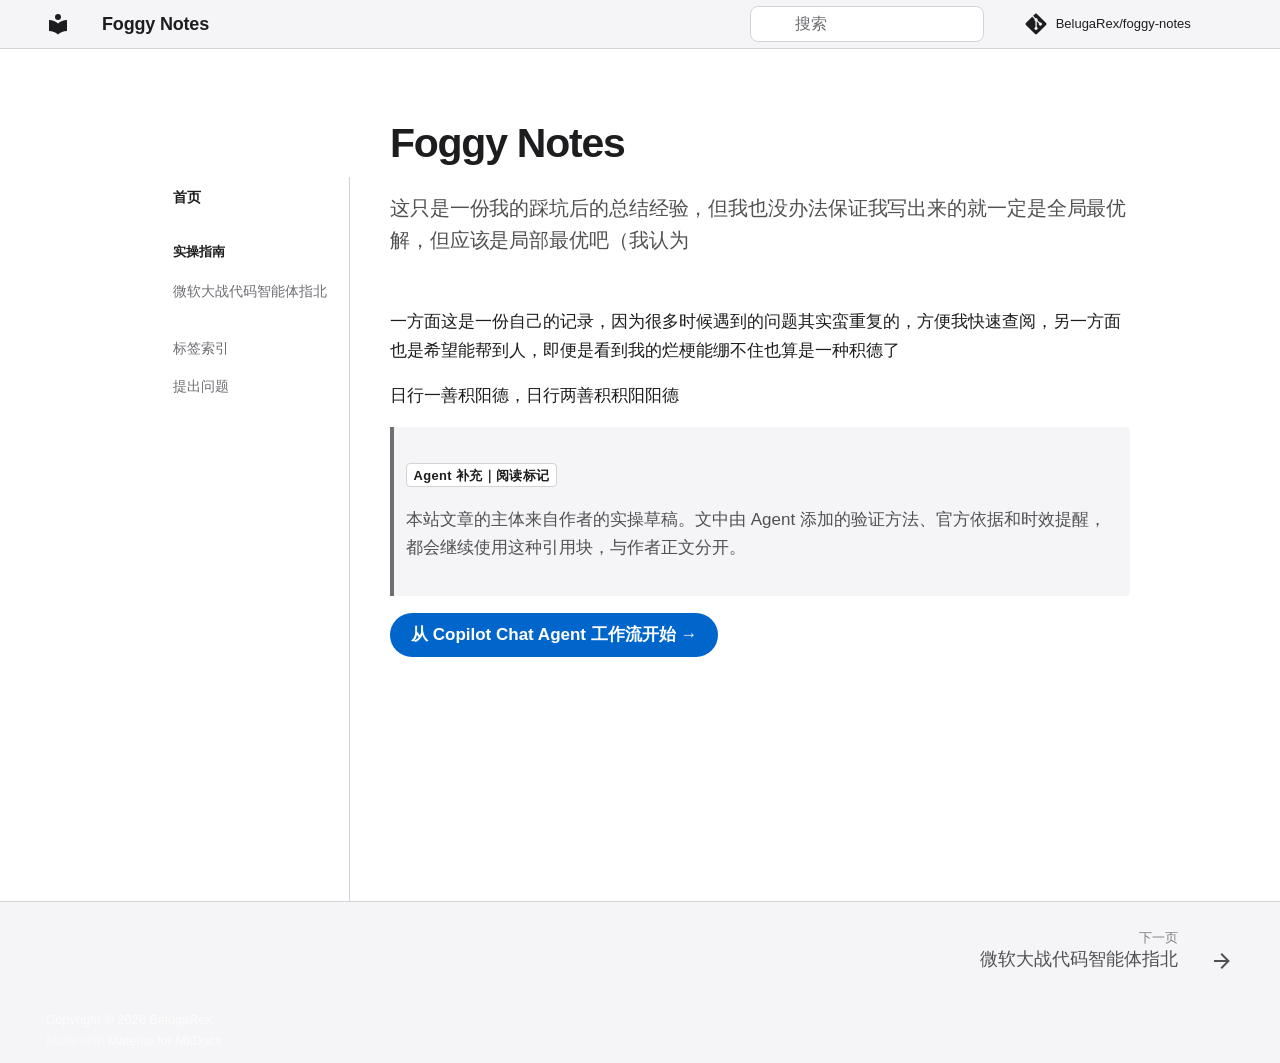
<file: index.html>
<!doctype html>
<html lang="zh" class="no-js">
  <head>
    
      <meta charset="utf-8">
      <meta name="viewport" content="width=device-width,initial-scale=1">
      
        <meta name="description" content="以图为主的开发工具组合、排错经验和可复现工作流">
      
      
        <meta name="author" content="BelugaRex">
      
      
        <link rel="canonical" href="https://belugarex.github.io/foggy-notes/">
      
      
      
        <link rel="next" href="copilot-chat-agent-workflow/">
      
      
        
      
      
      <link rel="icon" href="assets/images/favicon.png">
      <meta name="generator" content="mkdocs-1.6.1, mkdocs-material-9.7.7">
    
    
      
        <title>Foggy Notes</title>
      
    
    
      <link rel="stylesheet" href="assets/stylesheets/main.ec1eaa64.min.css">
      
        
        <link rel="stylesheet" href="assets/stylesheets/palette.ab4e12ef.min.css">
      
      


    
    
      
    
    
      
    
    
      <link rel="stylesheet" href="stylesheets/extra.css">
    
    <script>__md_scope=new URL(".",location),__md_hash=e=>[...e].reduce(((e,_)=>(e<<5)-e+_.charCodeAt(0)),0),__md_get=(e,_=localStorage,t=__md_scope)=>JSON.parse(_.getItem(t.pathname+"."+e)),__md_set=(e,_,t=localStorage,a=__md_scope)=>{try{t.setItem(a.pathname+"."+e,JSON.stringify(_))}catch(e){}}</script>
    
      

    
    
  </head>
  
  
    
    
      
    
    
    
    
    <body dir="ltr" data-md-color-scheme="default" data-md-color-primary="blue-grey" data-md-color-accent="cyan">
  
    
    <input class="md-toggle" data-md-toggle="drawer" type="checkbox" id="__drawer" autocomplete="off">
    <input class="md-toggle" data-md-toggle="search" type="checkbox" id="__search" autocomplete="off">
    <label class="md-overlay" for="__drawer"></label>
    <div data-md-component="skip">
      
        
        <a href="#foggy-notes" class="md-skip">
          跳转至
        </a>
      
    </div>
    <div data-md-component="announce">
      
    </div>
    
    
      

  

<header class="md-header md-header--shadow" data-md-component="header">
  <nav class="md-header__inner md-grid" aria-label="页眉">
    <a href="." title="Foggy Notes" class="md-header__button md-logo" aria-label="Foggy Notes" data-md-component="logo">
      
  
  <svg xmlns="http://www.w3.org/2000/svg" viewBox="0 0 24 24"><path d="M12 8a3 3 0 0 0 3-3 3 3 0 0 0-3-3 3 3 0 0 0-3 3 3 3 0 0 0 3 3m0 3.54C9.64 9.35 6.5 8 3 8v11c3.5 0 6.64 1.35 9 3.54 2.36-2.19 5.5-3.54 9-3.54V8c-3.5 0-6.64 1.35-9 3.54"/></svg>

    </a>
    <label class="md-header__button md-icon" for="__drawer">
      
      <svg xmlns="http://www.w3.org/2000/svg" viewBox="0 0 24 24"><path d="M3 6h18v2H3zm0 5h18v2H3zm0 5h18v2H3z"/></svg>
    </label>
    <div class="md-header__title" data-md-component="header-title">
      <div class="md-header__ellipsis">
        <div class="md-header__topic">
          <span class="md-ellipsis">
            Foggy Notes
          </span>
        </div>
        <div class="md-header__topic" data-md-component="header-topic">
          <span class="md-ellipsis">
            
              首页
            
          </span>
        </div>
      </div>
    </div>
    
      
        <form class="md-header__option" data-md-component="palette">
  
    
    
    
    <input class="md-option" data-md-color-media="(prefers-color-scheme: light)" data-md-color-scheme="default" data-md-color-primary="blue-grey" data-md-color-accent="cyan"  aria-hidden="true"  type="radio" name="__palette" id="__palette_0">
    
  
    
    
    
    <input class="md-option" data-md-color-media="(prefers-color-scheme: dark)" data-md-color-scheme="slate" data-md-color-primary="blue-grey" data-md-color-accent="cyan"  aria-hidden="true"  type="radio" name="__palette" id="__palette_1">
    
  
</form>
      
    
    
      <script>var palette=__md_get("__palette");if(palette&&palette.color){if("(prefers-color-scheme)"===palette.color.media){var media=matchMedia("(prefers-color-scheme: light)"),input=document.querySelector(media.matches?"[data-md-color-media='(prefers-color-scheme: light)']":"[data-md-color-media='(prefers-color-scheme: dark)']");palette.color.media=input.getAttribute("data-md-color-media"),palette.color.scheme=input.getAttribute("data-md-color-scheme"),palette.color.primary=input.getAttribute("data-md-color-primary"),palette.color.accent=input.getAttribute("data-md-color-accent")}for(var[key,value]of Object.entries(palette.color))document.body.setAttribute("data-md-color-"+key,value)}</script>
    
    
    
      
      
        <label class="md-header__button md-icon" for="__search">
          
          <svg xmlns="http://www.w3.org/2000/svg" viewBox="0 0 24 24"><path d="M9.5 3A6.5 6.5 0 0 1 16 9.5c0 1.61-.59 3.09-1.56 4.23l.27.27h.79l5 5-1.5 1.5-5-5v-.79l-.27-.27A6.52 6.52 0 0 1 9.5 16 6.5 6.5 0 0 1 3 9.5 6.5 6.5 0 0 1 9.5 3m0 2C7 5 5 7 5 9.5S7 14 9.5 14 14 12 14 9.5 12 5 9.5 5"/></svg>
        </label>
        <div class="md-search" data-md-component="search" role="dialog">
  <label class="md-search__overlay" for="__search"></label>
  <div class="md-search__inner" role="search">
    <form class="md-search__form" name="search">
      <input type="text" class="md-search__input" name="query" aria-label="搜索" placeholder="搜索" autocapitalize="off" autocorrect="off" autocomplete="off" spellcheck="false" data-md-component="search-query" required>
      <label class="md-search__icon md-icon" for="__search">
        
        <svg xmlns="http://www.w3.org/2000/svg" viewBox="0 0 24 24"><path d="M9.5 3A6.5 6.5 0 0 1 16 9.5c0 1.61-.59 3.09-1.56 4.23l.27.27h.79l5 5-1.5 1.5-5-5v-.79l-.27-.27A6.52 6.52 0 0 1 9.5 16 6.5 6.5 0 0 1 3 9.5 6.5 6.5 0 0 1 9.5 3m0 2C7 5 5 7 5 9.5S7 14 9.5 14 14 12 14 9.5 12 5 9.5 5"/></svg>
        
        <svg xmlns="http://www.w3.org/2000/svg" viewBox="0 0 24 24"><path d="M20 11v2H8l5.5 5.5-1.42 1.42L4.16 12l7.92-7.92L13.5 5.5 8 11z"/></svg>
      </label>
      <nav class="md-search__options" aria-label="查找">
        
        <button type="reset" class="md-search__icon md-icon" title="清空当前内容" aria-label="清空当前内容" tabindex="-1">
          
          <svg xmlns="http://www.w3.org/2000/svg" viewBox="0 0 24 24"><path d="M19 6.41 17.59 5 12 10.59 6.41 5 5 6.41 10.59 12 5 17.59 6.41 19 12 13.41 17.59 19 19 17.59 13.41 12z"/></svg>
        </button>
      </nav>
      
        <div class="md-search__suggest" data-md-component="search-suggest"></div>
      
    </form>
    <div class="md-search__output">
      <div class="md-search__scrollwrap" tabindex="0" data-md-scrollfix>
        <div class="md-search-result" data-md-component="search-result">
          <div class="md-search-result__meta">
            正在初始化搜索引擎
          </div>
          <ol class="md-search-result__list" role="presentation"></ol>
        </div>
      </div>
    </div>
  </div>
</div>
      
    
    
      <div class="md-header__source">
        <a href="https://github.com/BelugaRex/foggy-notes" title="前往仓库" class="md-source" data-md-component="source">
  <div class="md-source__icon md-icon">
    
    <svg xmlns="http://www.w3.org/2000/svg" viewBox="0 0 448 512"><!--! Font Awesome Free 7.1.0 by @fontawesome - https://fontawesome.com License - https://fontawesome.com/license/free (Icons: CC BY 4.0, Fonts: SIL OFL 1.1, Code: MIT License) Copyright 2025 Fonticons, Inc.--><path d="M439.6 236.1 244 40.5c-5.4-5.5-12.8-8.5-20.4-8.5s-15 3-20.4 8.4L162.5 81l51.5 51.5c27.1-9.1 52.7 16.8 43.4 43.7l49.7 49.7c34.2-11.8 61.2 31 35.5 56.7-26.5 26.5-70.2-2.9-56-37.3L240.3 199v121.9c25.3 12.5 22.3 41.8 9.1 55-6.4 6.4-15.2 10.1-24.3 10.1s-17.8-3.6-24.3-10.1c-17.6-17.6-11.1-46.9 11.2-56v-123c-20.8-8.5-24.6-30.7-18.6-45L142.6 101 8.5 235.1C3 240.6 0 247.9 0 255.5s3 15 8.5 20.4l195.6 195.7c5.4 5.4 12.7 8.4 20.4 8.4s15-3 20.4-8.4l194.7-194.7c5.4-5.4 8.4-12.8 8.4-20.4s-3-15-8.4-20.4"/></svg>
  </div>
  <div class="md-source__repository">
    BelugaRex/foggy-notes
  </div>
</a>
      </div>
    
  </nav>
  
</header>
    
    <div class="md-container" data-md-component="container">
      
      
        
          
        
      
      <main class="md-main" data-md-component="main">
        <div class="md-main__inner md-grid">
          
            
              
              <div class="md-sidebar md-sidebar--primary" data-md-component="sidebar" data-md-type="navigation" >
                <div class="md-sidebar__scrollwrap">
                  <div class="md-sidebar__inner">
                    



<nav class="md-nav md-nav--primary" aria-label="导航栏" data-md-level="0">
  <label class="md-nav__title" for="__drawer">
    <a href="." title="Foggy Notes" class="md-nav__button md-logo" aria-label="Foggy Notes" data-md-component="logo">
      
  
  <svg xmlns="http://www.w3.org/2000/svg" viewBox="0 0 24 24"><path d="M12 8a3 3 0 0 0 3-3 3 3 0 0 0-3-3 3 3 0 0 0-3 3 3 3 0 0 0 3 3m0 3.54C9.64 9.35 6.5 8 3 8v11c3.5 0 6.64 1.35 9 3.54 2.36-2.19 5.5-3.54 9-3.54V8c-3.5 0-6.64 1.35-9 3.54"/></svg>

    </a>
    Foggy Notes
  </label>
  
    <div class="md-nav__source">
      <a href="https://github.com/BelugaRex/foggy-notes" title="前往仓库" class="md-source" data-md-component="source">
  <div class="md-source__icon md-icon">
    
    <svg xmlns="http://www.w3.org/2000/svg" viewBox="0 0 448 512"><!--! Font Awesome Free 7.1.0 by @fontawesome - https://fontawesome.com License - https://fontawesome.com/license/free (Icons: CC BY 4.0, Fonts: SIL OFL 1.1, Code: MIT License) Copyright 2025 Fonticons, Inc.--><path d="M439.6 236.1 244 40.5c-5.4-5.5-12.8-8.5-20.4-8.5s-15 3-20.4 8.4L162.5 81l51.5 51.5c27.1-9.1 52.7 16.8 43.4 43.7l49.7 49.7c34.2-11.8 61.2 31 35.5 56.7-26.5 26.5-70.2-2.9-56-37.3L240.3 199v121.9c25.3 12.5 22.3 41.8 9.1 55-6.4 6.4-15.2 10.1-24.3 10.1s-17.8-3.6-24.3-10.1c-17.6-17.6-11.1-46.9 11.2-56v-123c-20.8-8.5-24.6-30.7-18.6-45L142.6 101 8.5 235.1C3 240.6 0 247.9 0 255.5s3 15 8.5 20.4l195.6 195.7c5.4 5.4 12.7 8.4 20.4 8.4s15-3 20.4-8.4l194.7-194.7c5.4-5.4 8.4-12.8 8.4-20.4s-3-15-8.4-20.4"/></svg>
  </div>
  <div class="md-source__repository">
    BelugaRex/foggy-notes
  </div>
</a>
    </div>
  
  <ul class="md-nav__list" data-md-scrollfix>
    
      
      
  
  
    
  
  
  
    <li class="md-nav__item md-nav__item--active">
      
      <input class="md-nav__toggle md-toggle" type="checkbox" id="__toc">
      
      
        
      
      
      <a href="." class="md-nav__link md-nav__link--active">
        
  
  
  <span class="md-ellipsis">
    
  
    首页
  

    
  </span>
  
  

      </a>
      
    </li>
  

    
      
      
  
  
  
  
    
    
    
    
      
        
        
      
    
    
    <li class="md-nav__item md-nav__item--section md-nav__item--nested">
      
        
        
        <input class="md-nav__toggle md-toggle " type="checkbox" id="__nav_2" >
        
          
          <label class="md-nav__link" for="__nav_2" id="__nav_2_label" tabindex="">
            
  
  
  <span class="md-ellipsis">
    
  
    实操指南
  

    
  </span>
  
  

            <span class="md-nav__icon md-icon"></span>
          </label>
        
        <nav class="md-nav" data-md-level="1" aria-labelledby="__nav_2_label" aria-expanded="false">
          <label class="md-nav__title" for="__nav_2">
            <span class="md-nav__icon md-icon"></span>
            
  
    实操指南
  

          </label>
          <ul class="md-nav__list" data-md-scrollfix>
            
              
                
  
  
  
  
    <li class="md-nav__item">
      <a href="copilot-chat-agent-workflow/" class="md-nav__link">
        
  
  
  <span class="md-ellipsis">
    
  
    微软大战代码智能体指北
  

    
  </span>
  
  

      </a>
    </li>
  

              
            
          </ul>
        </nav>
      
    </li>
  

    
      
      
  
  
  
  
    <li class="md-nav__item">
      <a href="tags/" class="md-nav__link">
        
  
  
  <span class="md-ellipsis">
    
  
    标签索引
  

    
  </span>
  
  

      </a>
    </li>
  

    
      
      
  
  
  
  
    <li class="md-nav__item">
      <a href="https://github.com/BelugaRex/foggy-notes/issues/new" class="md-nav__link">
        
  
  
  <span class="md-ellipsis">
    
  
    提出问题
  

    
  </span>
  
  

      </a>
    </li>
  

    
  </ul>
</nav>
                  </div>
                </div>
              </div>
            
            
              
              <div class="md-sidebar md-sidebar--secondary" data-md-component="sidebar" data-md-type="toc" >
                <div class="md-sidebar__scrollwrap">
                  <div class="md-sidebar__inner">
                    

<nav class="md-nav md-nav--secondary" aria-label="目录">
  
  
  
    
  
  
</nav>
                  </div>
                </div>
              </div>
            
          
          
            <div class="md-content" data-md-component="content">
              
              <article class="md-content__inner md-typeset">
                
                  



<h1 id="foggy-notes">Foggy Notes<a class="headerlink" href="#foggy-notes" title="Permanent link">&para;</a></h1>
<p>这只是一份我的踩坑后的总结经验，但我也没办法保证我写出来的就一定是全局最优解，但应该是局部最优吧（我认为</p>
<p>一方面这是一份自己的记录，因为很多时候遇到的问题其实蛮重复的，方便我快速查阅，另一方面也是希望能帮到人，即便是看到我的烂梗能绷不住也算是一种积德了</p>
<p>日行一善积阳德，日行两善积积阳阳德</p>
<blockquote>
<p><strong>Agent 补充｜阅读标记</strong></p>
<p>本站文章的主体来自作者的实操草稿。文中由 Agent 添加的验证方法、官方依据和时效提醒，都会继续使用这种引用块，与作者正文分开。</p>
</blockquote>
<p><a class="fog-home-cta" href="copilot-chat-agent-workflow/">从 Copilot Chat Agent 工作流开始 →</a></p>












                
              </article>
            </div>
          
          
<script>var target=document.getElementById(location.hash.slice(1));target&&target.name&&(target.checked=target.name.startsWith("__tabbed_"))</script>
        </div>
        
          <button type="button" class="md-top md-icon" data-md-component="top" hidden>
  
  <svg xmlns="http://www.w3.org/2000/svg" viewBox="0 0 24 24"><path d="M13 20h-2V8l-5.5 5.5-1.42-1.42L12 4.16l7.92 7.92-1.42 1.42L13 8z"/></svg>
  回到页面顶部
</button>
        
      </main>
      
        <footer class="md-footer">
  
    
      
      <nav class="md-footer__inner md-grid" aria-label="页脚" >
        
        
          
          <a href="copilot-chat-agent-workflow/" class="md-footer__link md-footer__link--next" aria-label="下一页: 微软大战代码智能体指北">
            <div class="md-footer__title">
              <span class="md-footer__direction">
                下一页
              </span>
              <div class="md-ellipsis">
                微软大战代码智能体指北
              </div>
            </div>
            <div class="md-footer__button md-icon">
              
              <svg xmlns="http://www.w3.org/2000/svg" viewBox="0 0 24 24"><path d="M4 11v2h12l-5.5 5.5 1.42 1.42L19.84 12l-7.92-7.92L10.5 5.5 16 11z"/></svg>
            </div>
          </a>
        
      </nav>
    
  
  <div class="md-footer-meta md-typeset">
    <div class="md-footer-meta__inner md-grid">
      <div class="md-copyright">
  
    <div class="md-copyright__highlight">
      Copyright &copy; 2026 BelugaRex
    </div>
  
  
    Made with
    <a href="https://squidfunk.github.io/mkdocs-material/" target="_blank" rel="noopener">
      Material for MkDocs
    </a>
  
</div>
      
    </div>
  </div>
</footer>
      
    </div>
    <div class="md-dialog" data-md-component="dialog">
      <div class="md-dialog__inner md-typeset"></div>
    </div>
    
    
    
      
      
      <script id="__config" type="application/json">{"annotate": null, "base": ".", "features": ["navigation.sections", "navigation.footer", "navigation.top", "content.code.copy", "search.highlight", "search.suggest", "toc.follow"], "search": "assets/javascripts/workers/search.2c215733.min.js", "tags": null, "translations": {"clipboard.copied": "\u5df2\u590d\u5236", "clipboard.copy": "\u590d\u5236", "search.result.more.one": "\u5728\u8be5\u9875\u4e0a\u8fd8\u6709 1 \u4e2a\u7b26\u5408\u6761\u4ef6\u7684\u7ed3\u679c", "search.result.more.other": "\u5728\u8be5\u9875\u4e0a\u8fd8\u6709 # \u4e2a\u7b26\u5408\u6761\u4ef6\u7684\u7ed3\u679c", "search.result.none": "\u6ca1\u6709\u627e\u5230\u7b26\u5408\u6761\u4ef6\u7684\u7ed3\u679c", "search.result.one": "\u627e\u5230 1 \u4e2a\u7b26\u5408\u6761\u4ef6\u7684\u7ed3\u679c", "search.result.other": "# \u4e2a\u7b26\u5408\u6761\u4ef6\u7684\u7ed3\u679c", "search.result.placeholder": "\u952e\u5165\u4ee5\u5f00\u59cb\u641c\u7d22", "search.result.term.missing": "\u7f3a\u5c11", "select.version": "\u9009\u62e9\u5f53\u524d\u7248\u672c"}, "version": null}</script>
    
    
      <script src="assets/javascripts/bundle.d7400e89.min.js"></script>
      
    
  </body>
</html>
</file>
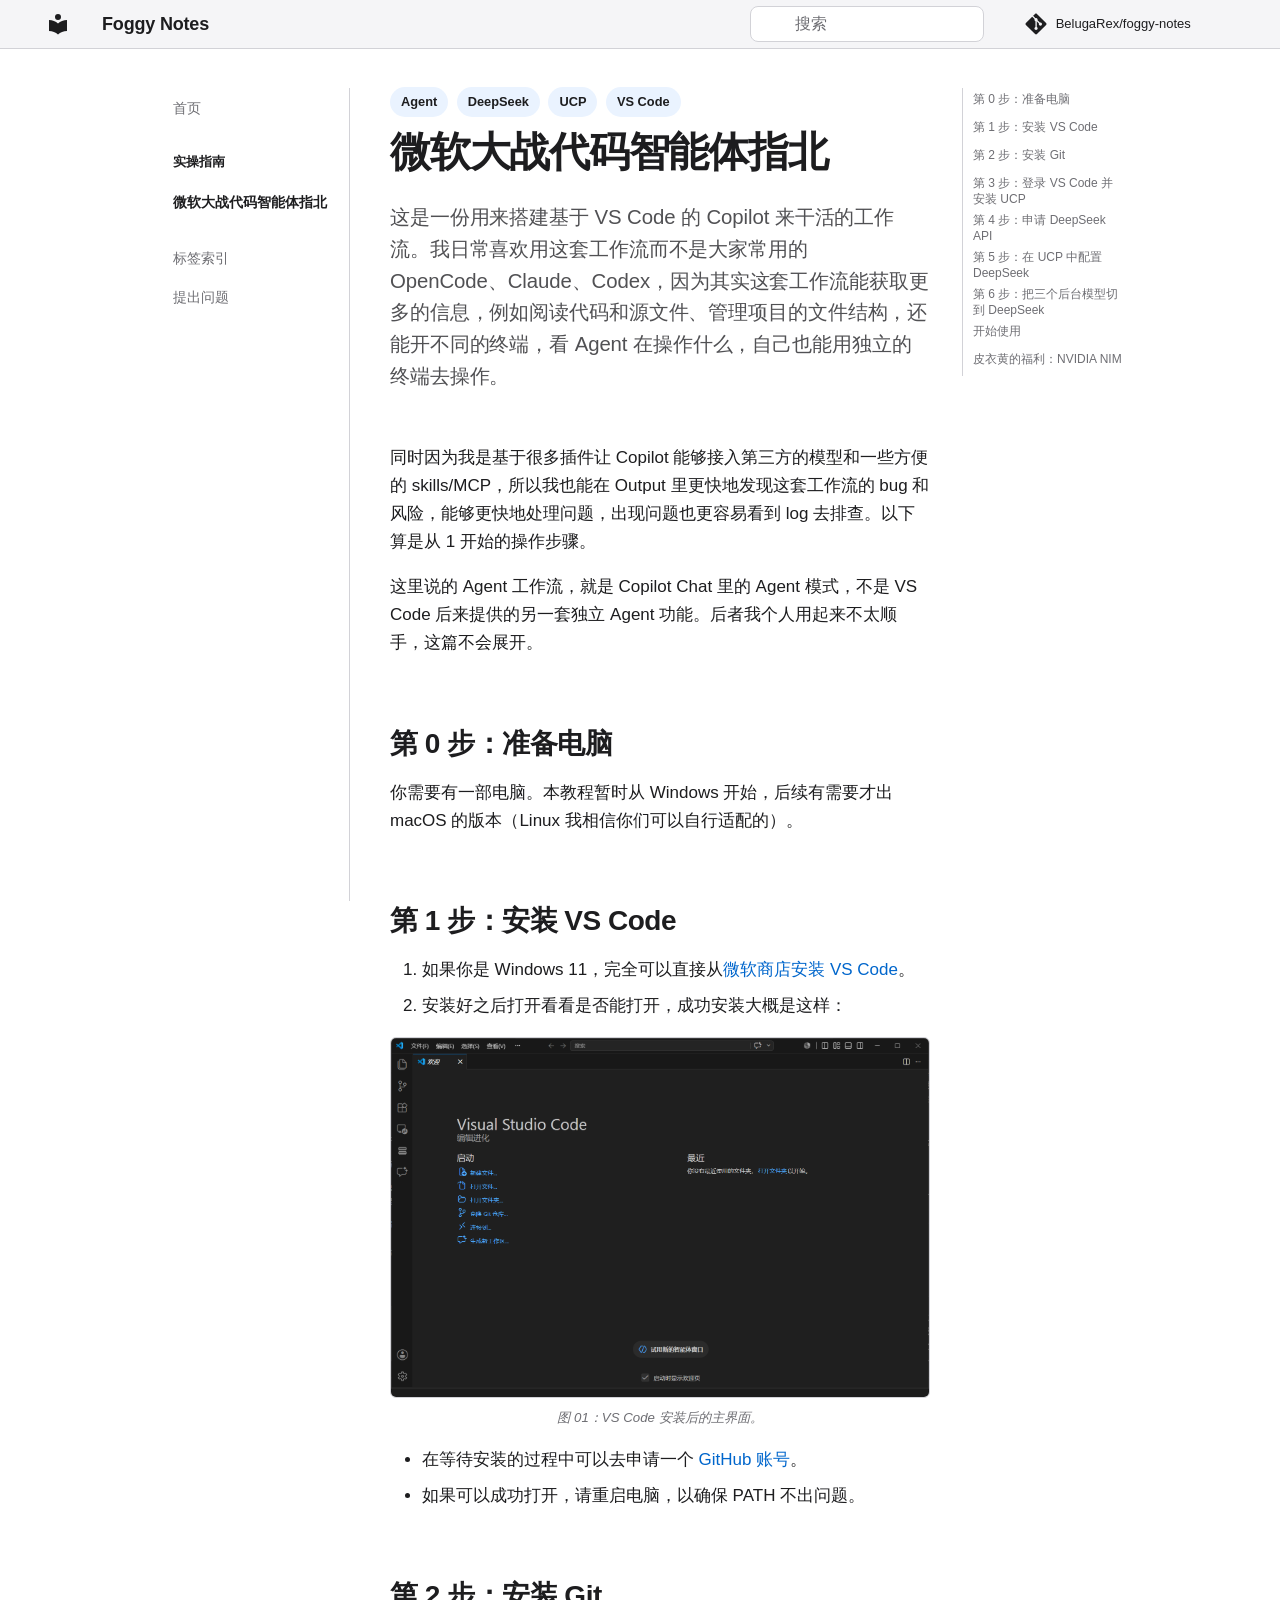
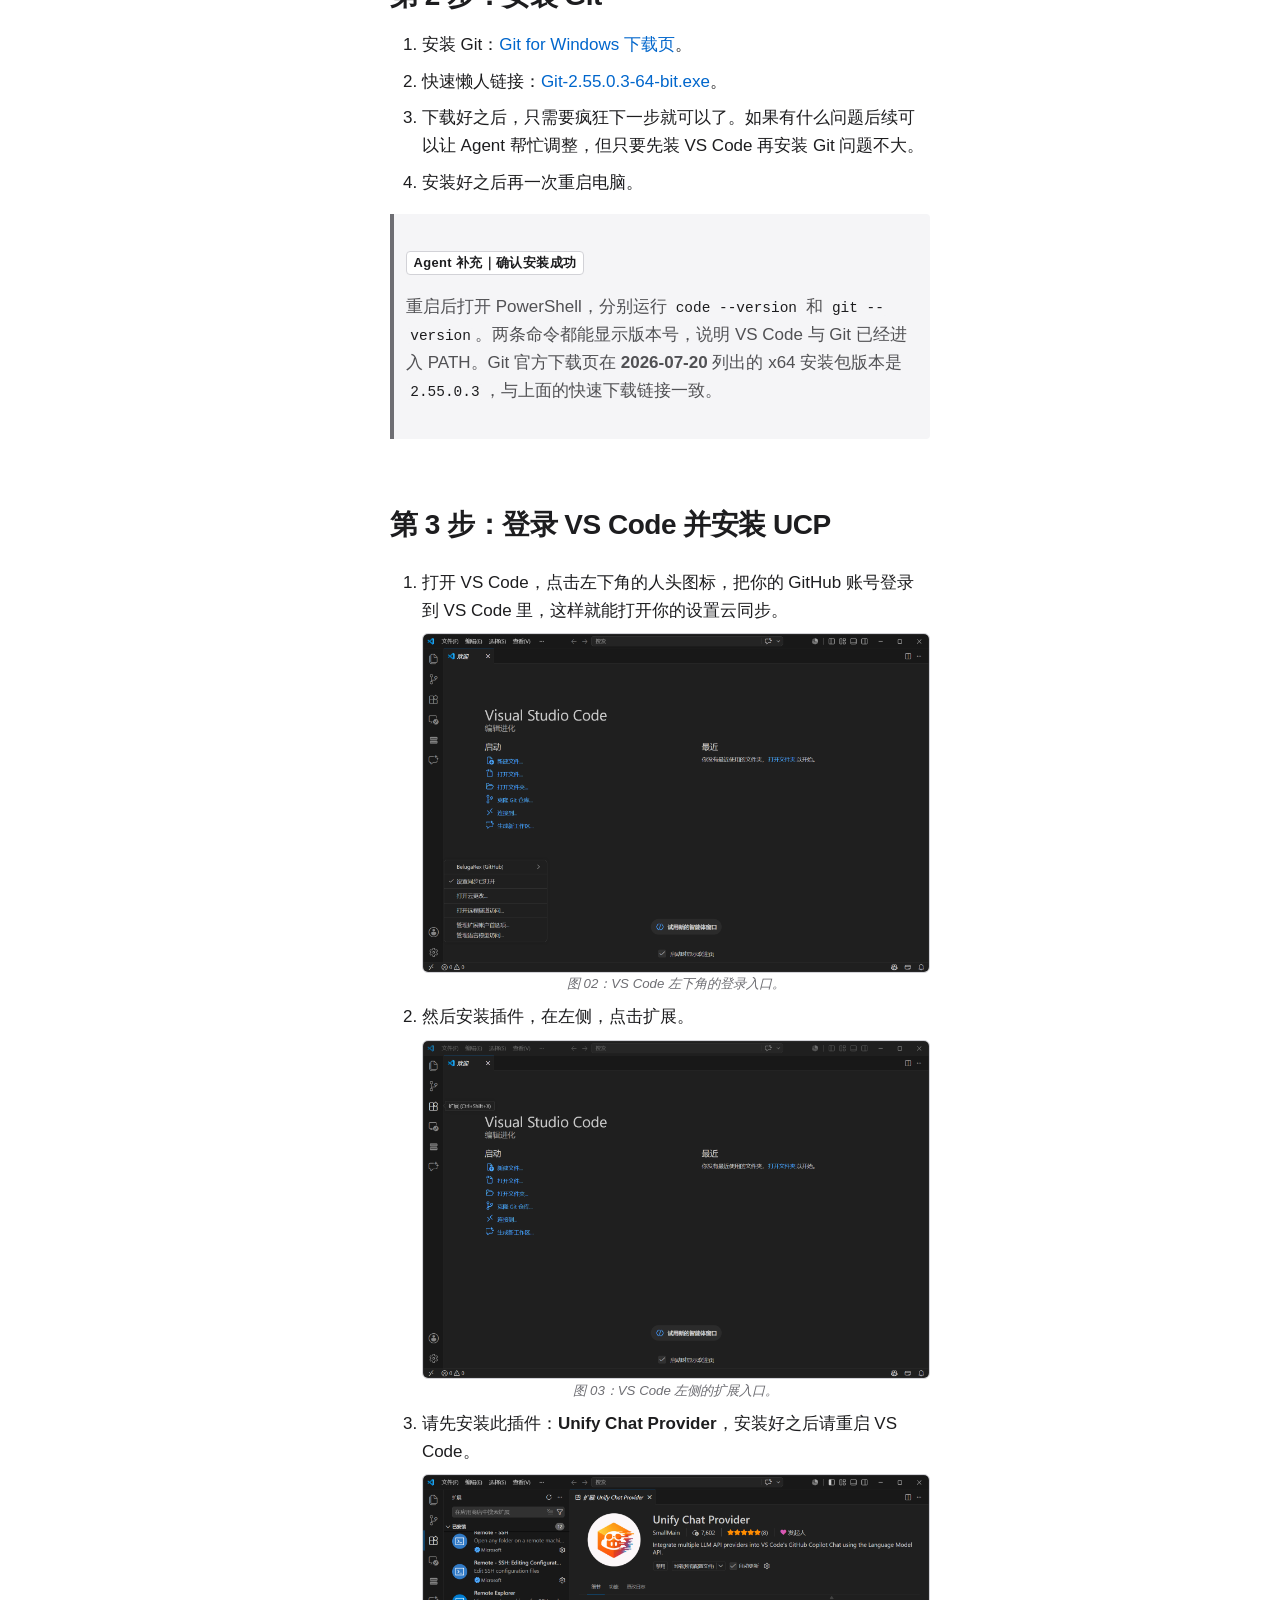
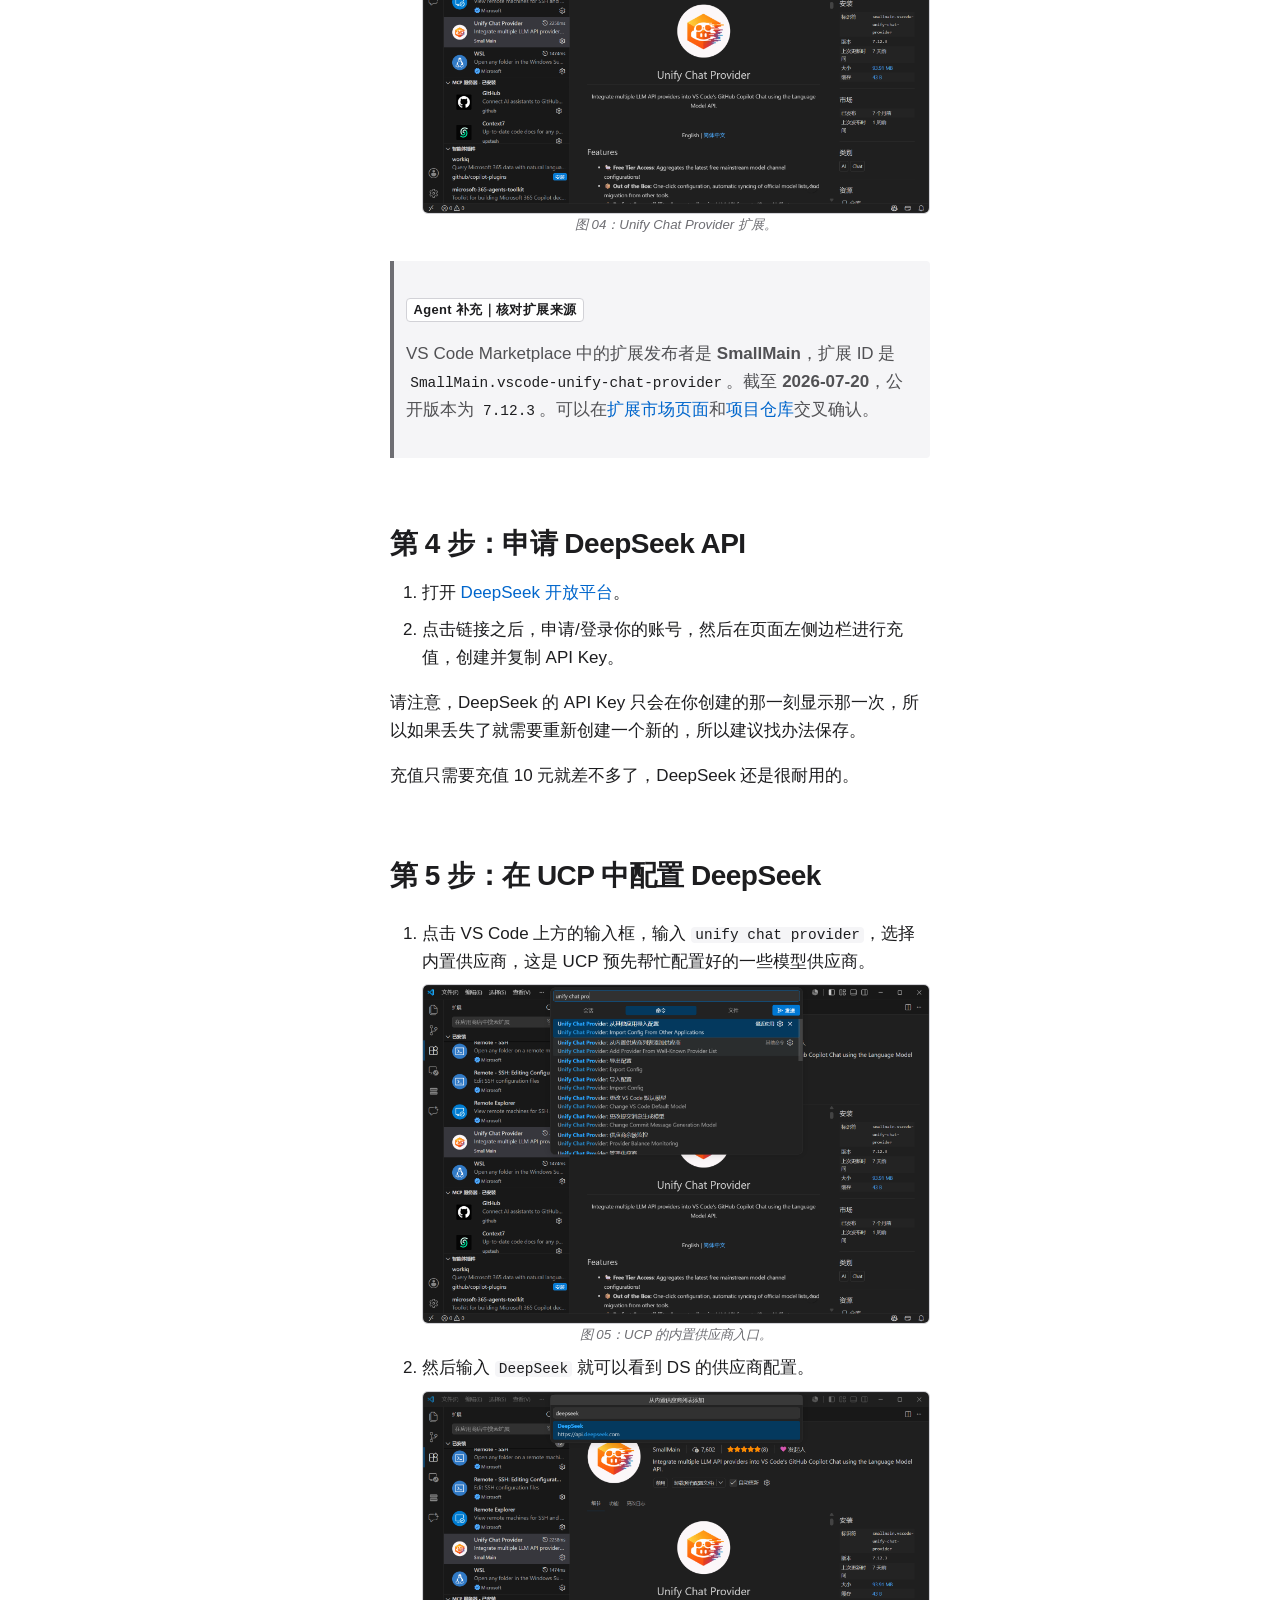
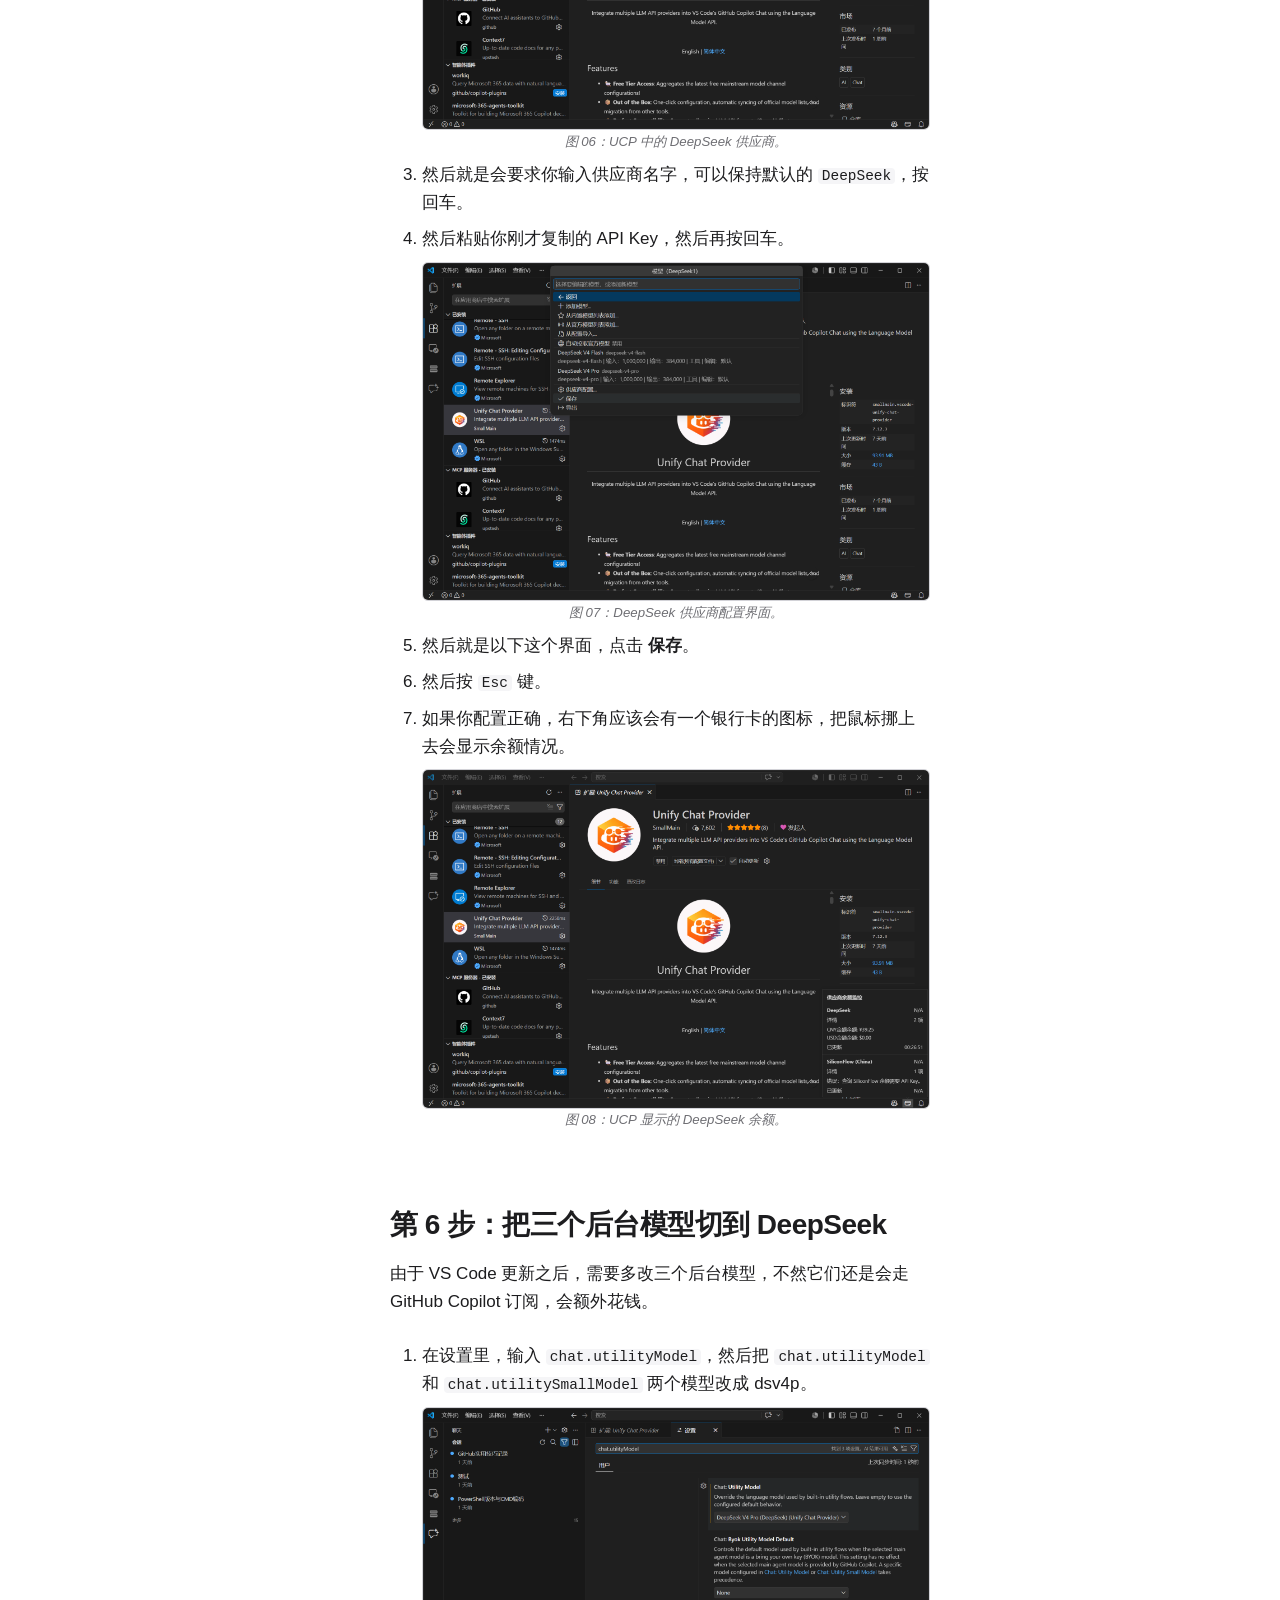
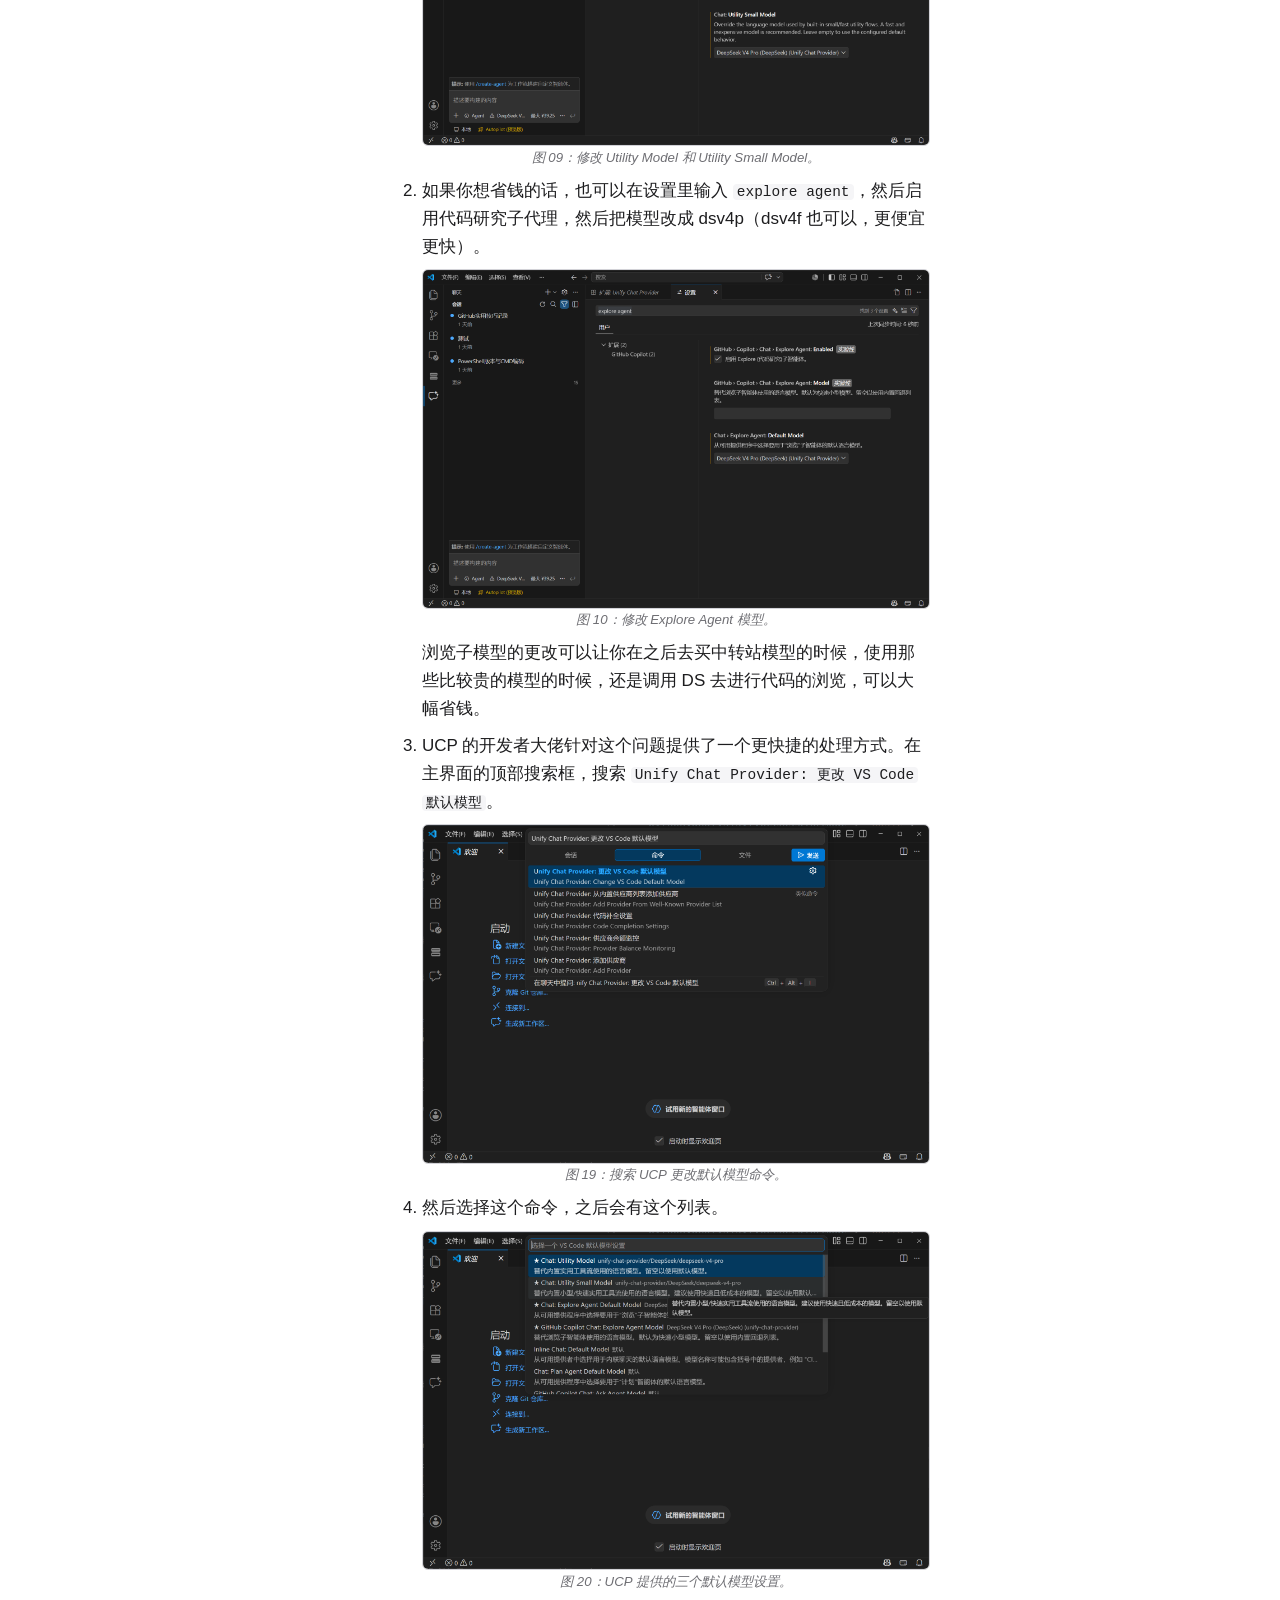
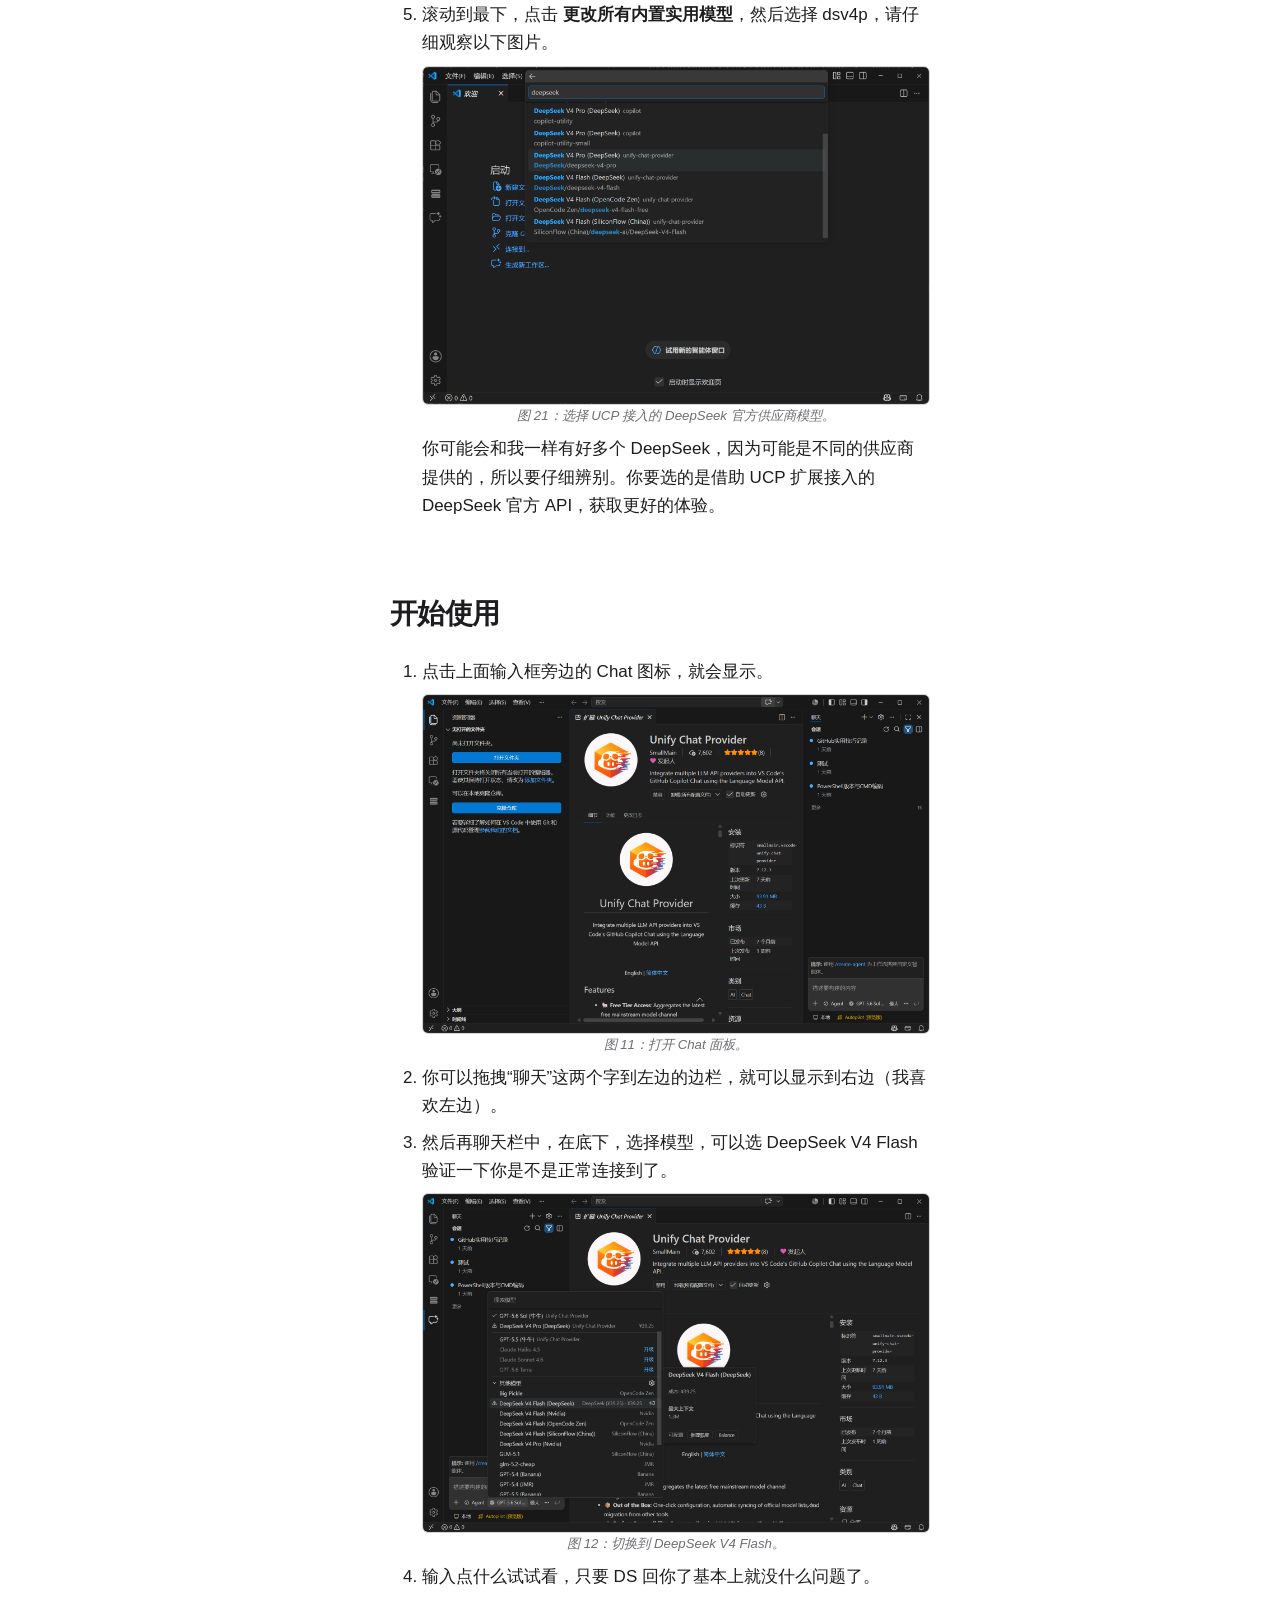
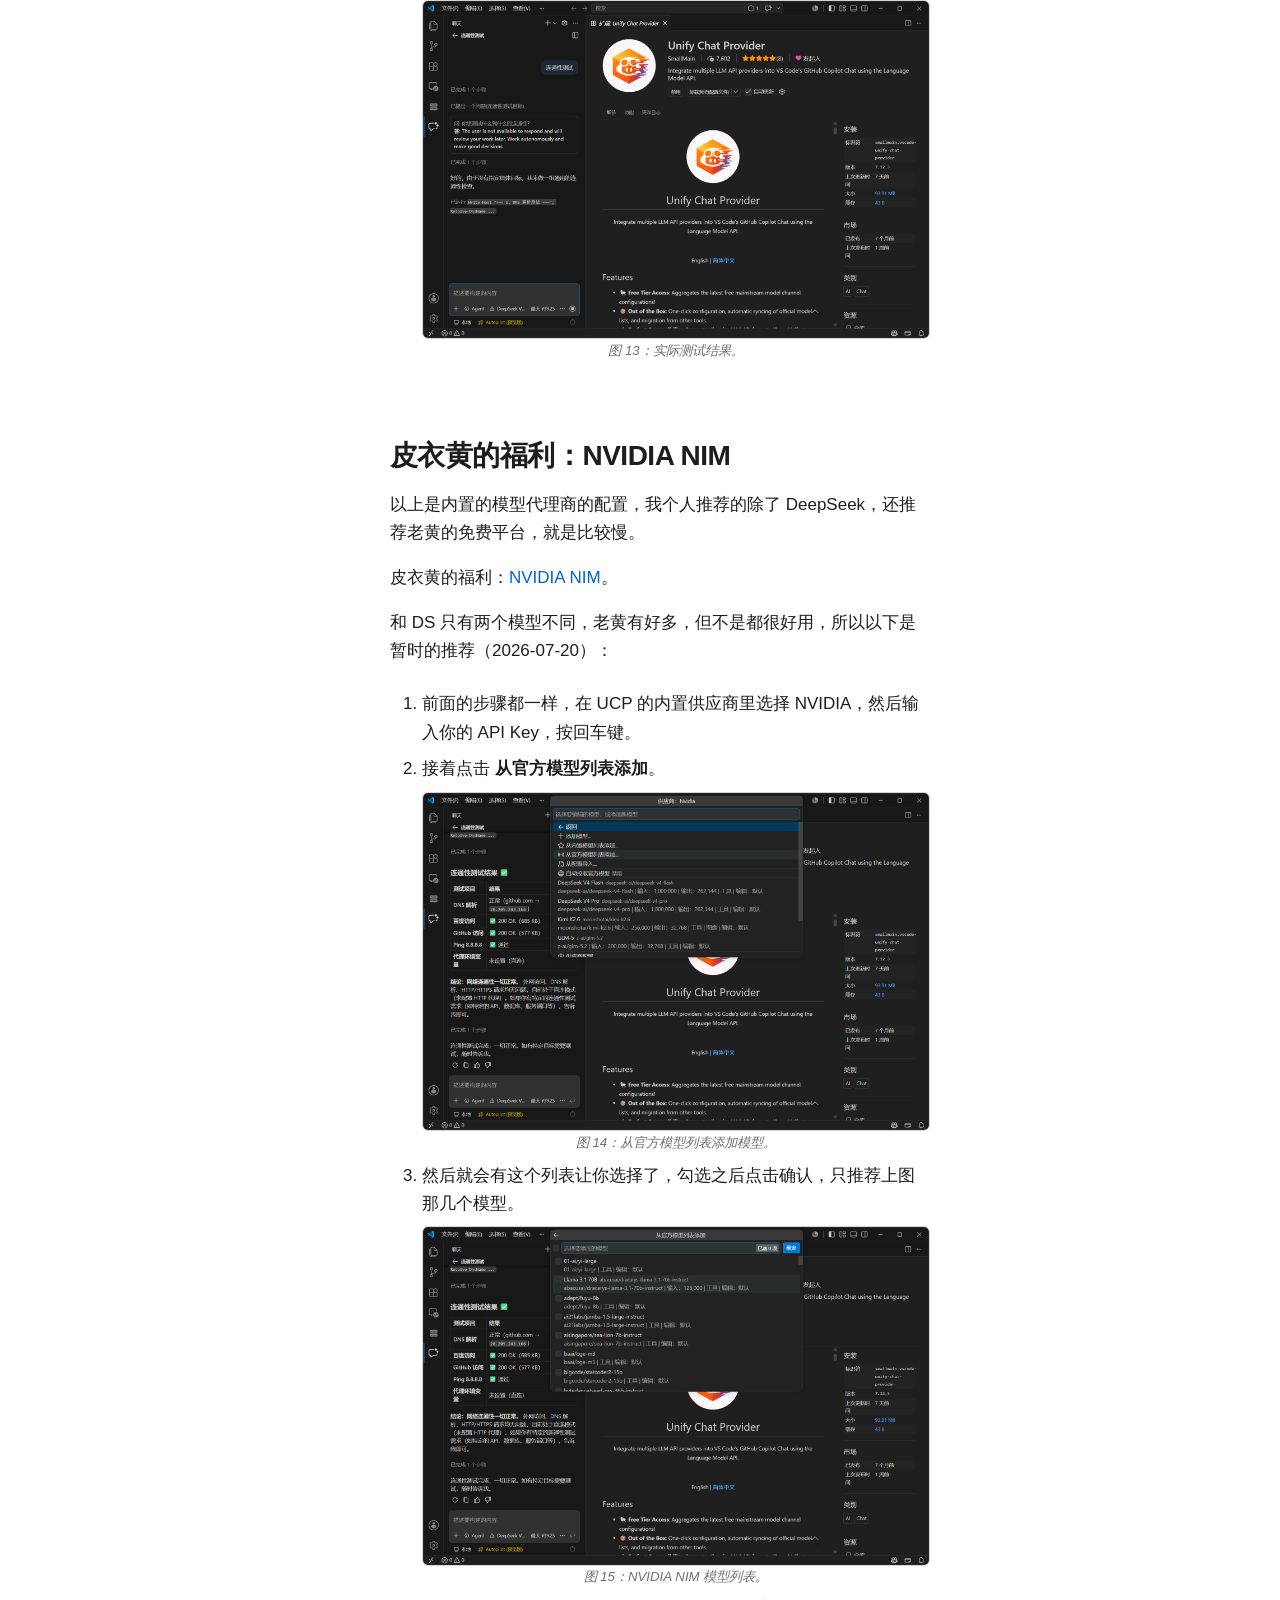
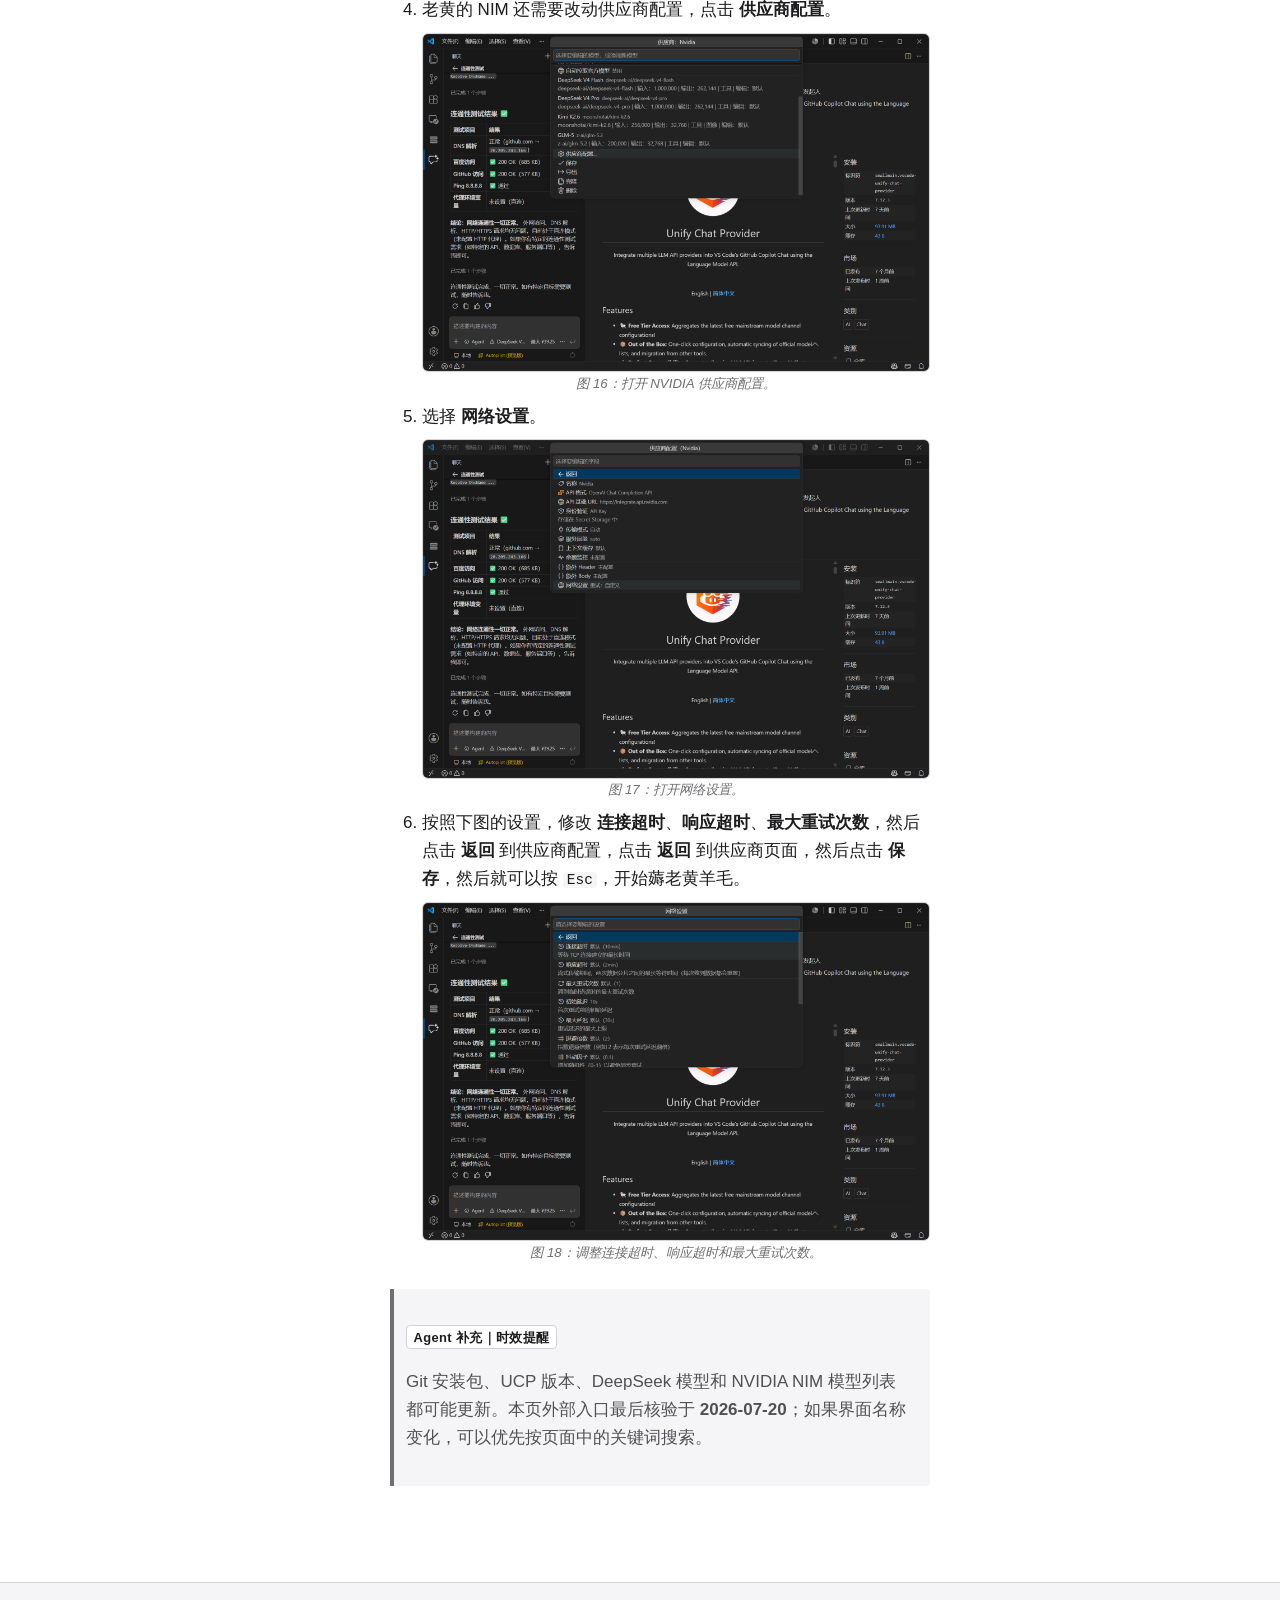
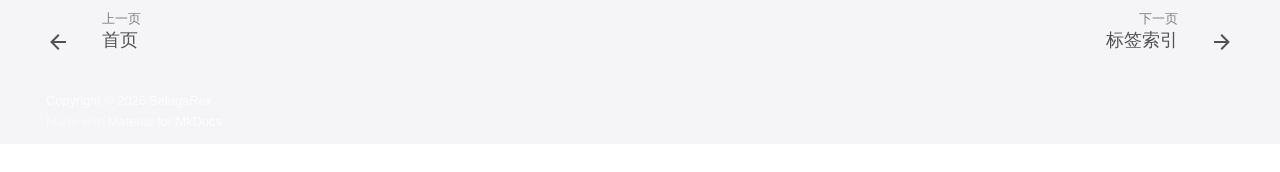
<file: copilot-chat-agent-workflow/index.html>
<!doctype html>
<html lang="zh" class="no-js">
  <head>
    
      <meta charset="utf-8">
      <meta name="viewport" content="width=device-width,initial-scale=1">
      
        <meta name="description" content="以图为主的开发工具组合、排错经验和可复现工作流">
      
      
        <meta name="author" content="BelugaRex">
      
      
        <link rel="canonical" href="https://belugarex.github.io/foggy-notes/copilot-chat-agent-workflow/">
      
      
        <link rel="prev" href="..">
      
      
        <link rel="next" href="../tags/">
      
      
        
      
      
      <link rel="icon" href="../assets/images/favicon.png">
      <meta name="generator" content="mkdocs-1.6.1, mkdocs-material-9.7.7">
    
    
      
        <title>微软大战代码智能体指北 - Foggy Notes</title>
      
    
    
      <link rel="stylesheet" href="../assets/stylesheets/main.ec1eaa64.min.css">
      
        
        <link rel="stylesheet" href="../assets/stylesheets/palette.ab4e12ef.min.css">
      
      


    
    
      
    
    
      
    
    
      <link rel="stylesheet" href="../stylesheets/extra.css">
    
    <script>__md_scope=new URL("..",location),__md_hash=e=>[...e].reduce(((e,_)=>(e<<5)-e+_.charCodeAt(0)),0),__md_get=(e,_=localStorage,t=__md_scope)=>JSON.parse(_.getItem(t.pathname+"."+e)),__md_set=(e,_,t=localStorage,a=__md_scope)=>{try{t.setItem(a.pathname+"."+e,JSON.stringify(_))}catch(e){}}</script>
    
      

    
    
  </head>
  
  
    
    
      
    
    
    
    
    <body dir="ltr" data-md-color-scheme="default" data-md-color-primary="blue-grey" data-md-color-accent="cyan">
  
    
    <input class="md-toggle" data-md-toggle="drawer" type="checkbox" id="__drawer" autocomplete="off">
    <input class="md-toggle" data-md-toggle="search" type="checkbox" id="__search" autocomplete="off">
    <label class="md-overlay" for="__drawer"></label>
    <div data-md-component="skip">
      
        
        <a href="#_1" class="md-skip">
          跳转至
        </a>
      
    </div>
    <div data-md-component="announce">
      
    </div>
    
    
      

  

<header class="md-header md-header--shadow" data-md-component="header">
  <nav class="md-header__inner md-grid" aria-label="页眉">
    <a href=".." title="Foggy Notes" class="md-header__button md-logo" aria-label="Foggy Notes" data-md-component="logo">
      
  
  <svg xmlns="http://www.w3.org/2000/svg" viewBox="0 0 24 24"><path d="M12 8a3 3 0 0 0 3-3 3 3 0 0 0-3-3 3 3 0 0 0-3 3 3 3 0 0 0 3 3m0 3.54C9.64 9.35 6.5 8 3 8v11c3.5 0 6.64 1.35 9 3.54 2.36-2.19 5.5-3.54 9-3.54V8c-3.5 0-6.64 1.35-9 3.54"/></svg>

    </a>
    <label class="md-header__button md-icon" for="__drawer">
      
      <svg xmlns="http://www.w3.org/2000/svg" viewBox="0 0 24 24"><path d="M3 6h18v2H3zm0 5h18v2H3zm0 5h18v2H3z"/></svg>
    </label>
    <div class="md-header__title" data-md-component="header-title">
      <div class="md-header__ellipsis">
        <div class="md-header__topic">
          <span class="md-ellipsis">
            Foggy Notes
          </span>
        </div>
        <div class="md-header__topic" data-md-component="header-topic">
          <span class="md-ellipsis">
            
              微软大战代码智能体指北
            
          </span>
        </div>
      </div>
    </div>
    
      
        <form class="md-header__option" data-md-component="palette">
  
    
    
    
    <input class="md-option" data-md-color-media="(prefers-color-scheme: light)" data-md-color-scheme="default" data-md-color-primary="blue-grey" data-md-color-accent="cyan"  aria-hidden="true"  type="radio" name="__palette" id="__palette_0">
    
  
    
    
    
    <input class="md-option" data-md-color-media="(prefers-color-scheme: dark)" data-md-color-scheme="slate" data-md-color-primary="blue-grey" data-md-color-accent="cyan"  aria-hidden="true"  type="radio" name="__palette" id="__palette_1">
    
  
</form>
      
    
    
      <script>var palette=__md_get("__palette");if(palette&&palette.color){if("(prefers-color-scheme)"===palette.color.media){var media=matchMedia("(prefers-color-scheme: light)"),input=document.querySelector(media.matches?"[data-md-color-media='(prefers-color-scheme: light)']":"[data-md-color-media='(prefers-color-scheme: dark)']");palette.color.media=input.getAttribute("data-md-color-media"),palette.color.scheme=input.getAttribute("data-md-color-scheme"),palette.color.primary=input.getAttribute("data-md-color-primary"),palette.color.accent=input.getAttribute("data-md-color-accent")}for(var[key,value]of Object.entries(palette.color))document.body.setAttribute("data-md-color-"+key,value)}</script>
    
    
    
      
      
        <label class="md-header__button md-icon" for="__search">
          
          <svg xmlns="http://www.w3.org/2000/svg" viewBox="0 0 24 24"><path d="M9.5 3A6.5 6.5 0 0 1 16 9.5c0 1.61-.59 3.09-1.56 4.23l.27.27h.79l5 5-1.5 1.5-5-5v-.79l-.27-.27A6.52 6.52 0 0 1 9.5 16 6.5 6.5 0 0 1 3 9.5 6.5 6.5 0 0 1 9.5 3m0 2C7 5 5 7 5 9.5S7 14 9.5 14 14 12 14 9.5 12 5 9.5 5"/></svg>
        </label>
        <div class="md-search" data-md-component="search" role="dialog">
  <label class="md-search__overlay" for="__search"></label>
  <div class="md-search__inner" role="search">
    <form class="md-search__form" name="search">
      <input type="text" class="md-search__input" name="query" aria-label="搜索" placeholder="搜索" autocapitalize="off" autocorrect="off" autocomplete="off" spellcheck="false" data-md-component="search-query" required>
      <label class="md-search__icon md-icon" for="__search">
        
        <svg xmlns="http://www.w3.org/2000/svg" viewBox="0 0 24 24"><path d="M9.5 3A6.5 6.5 0 0 1 16 9.5c0 1.61-.59 3.09-1.56 4.23l.27.27h.79l5 5-1.5 1.5-5-5v-.79l-.27-.27A6.52 6.52 0 0 1 9.5 16 6.5 6.5 0 0 1 3 9.5 6.5 6.5 0 0 1 9.5 3m0 2C7 5 5 7 5 9.5S7 14 9.5 14 14 12 14 9.5 12 5 9.5 5"/></svg>
        
        <svg xmlns="http://www.w3.org/2000/svg" viewBox="0 0 24 24"><path d="M20 11v2H8l5.5 5.5-1.42 1.42L4.16 12l7.92-7.92L13.5 5.5 8 11z"/></svg>
      </label>
      <nav class="md-search__options" aria-label="查找">
        
        <button type="reset" class="md-search__icon md-icon" title="清空当前内容" aria-label="清空当前内容" tabindex="-1">
          
          <svg xmlns="http://www.w3.org/2000/svg" viewBox="0 0 24 24"><path d="M19 6.41 17.59 5 12 10.59 6.41 5 5 6.41 10.59 12 5 17.59 6.41 19 12 13.41 17.59 19 19 17.59 13.41 12z"/></svg>
        </button>
      </nav>
      
        <div class="md-search__suggest" data-md-component="search-suggest"></div>
      
    </form>
    <div class="md-search__output">
      <div class="md-search__scrollwrap" tabindex="0" data-md-scrollfix>
        <div class="md-search-result" data-md-component="search-result">
          <div class="md-search-result__meta">
            正在初始化搜索引擎
          </div>
          <ol class="md-search-result__list" role="presentation"></ol>
        </div>
      </div>
    </div>
  </div>
</div>
      
    
    
      <div class="md-header__source">
        <a href="https://github.com/BelugaRex/foggy-notes" title="前往仓库" class="md-source" data-md-component="source">
  <div class="md-source__icon md-icon">
    
    <svg xmlns="http://www.w3.org/2000/svg" viewBox="0 0 448 512"><!--! Font Awesome Free 7.1.0 by @fontawesome - https://fontawesome.com License - https://fontawesome.com/license/free (Icons: CC BY 4.0, Fonts: SIL OFL 1.1, Code: MIT License) Copyright 2025 Fonticons, Inc.--><path d="M439.6 236.1 244 40.5c-5.4-5.5-12.8-8.5-20.4-8.5s-15 3-20.4 8.4L162.5 81l51.5 51.5c27.1-9.1 52.7 16.8 43.4 43.7l49.7 49.7c34.2-11.8 61.2 31 35.5 56.7-26.5 26.5-70.2-2.9-56-37.3L240.3 199v121.9c25.3 12.5 22.3 41.8 9.1 55-6.4 6.4-15.2 10.1-24.3 10.1s-17.8-3.6-24.3-10.1c-17.6-17.6-11.1-46.9 11.2-56v-123c-20.8-8.5-24.6-30.7-18.6-45L142.6 101 8.5 235.1C3 240.6 0 247.9 0 255.5s3 15 8.5 20.4l195.6 195.7c5.4 5.4 12.7 8.4 20.4 8.4s15-3 20.4-8.4l194.7-194.7c5.4-5.4 8.4-12.8 8.4-20.4s-3-15-8.4-20.4"/></svg>
  </div>
  <div class="md-source__repository">
    BelugaRex/foggy-notes
  </div>
</a>
      </div>
    
  </nav>
  
</header>
    
    <div class="md-container" data-md-component="container">
      
      
        
          
        
      
      <main class="md-main" data-md-component="main">
        <div class="md-main__inner md-grid">
          
            
              
              <div class="md-sidebar md-sidebar--primary" data-md-component="sidebar" data-md-type="navigation" >
                <div class="md-sidebar__scrollwrap">
                  <div class="md-sidebar__inner">
                    



<nav class="md-nav md-nav--primary" aria-label="导航栏" data-md-level="0">
  <label class="md-nav__title" for="__drawer">
    <a href=".." title="Foggy Notes" class="md-nav__button md-logo" aria-label="Foggy Notes" data-md-component="logo">
      
  
  <svg xmlns="http://www.w3.org/2000/svg" viewBox="0 0 24 24"><path d="M12 8a3 3 0 0 0 3-3 3 3 0 0 0-3-3 3 3 0 0 0-3 3 3 3 0 0 0 3 3m0 3.54C9.64 9.35 6.5 8 3 8v11c3.5 0 6.64 1.35 9 3.54 2.36-2.19 5.5-3.54 9-3.54V8c-3.5 0-6.64 1.35-9 3.54"/></svg>

    </a>
    Foggy Notes
  </label>
  
    <div class="md-nav__source">
      <a href="https://github.com/BelugaRex/foggy-notes" title="前往仓库" class="md-source" data-md-component="source">
  <div class="md-source__icon md-icon">
    
    <svg xmlns="http://www.w3.org/2000/svg" viewBox="0 0 448 512"><!--! Font Awesome Free 7.1.0 by @fontawesome - https://fontawesome.com License - https://fontawesome.com/license/free (Icons: CC BY 4.0, Fonts: SIL OFL 1.1, Code: MIT License) Copyright 2025 Fonticons, Inc.--><path d="M439.6 236.1 244 40.5c-5.4-5.5-12.8-8.5-20.4-8.5s-15 3-20.4 8.4L162.5 81l51.5 51.5c27.1-9.1 52.7 16.8 43.4 43.7l49.7 49.7c34.2-11.8 61.2 31 35.5 56.7-26.5 26.5-70.2-2.9-56-37.3L240.3 199v121.9c25.3 12.5 22.3 41.8 9.1 55-6.4 6.4-15.2 10.1-24.3 10.1s-17.8-3.6-24.3-10.1c-17.6-17.6-11.1-46.9 11.2-56v-123c-20.8-8.5-24.6-30.7-18.6-45L142.6 101 8.5 235.1C3 240.6 0 247.9 0 255.5s3 15 8.5 20.4l195.6 195.7c5.4 5.4 12.7 8.4 20.4 8.4s15-3 20.4-8.4l194.7-194.7c5.4-5.4 8.4-12.8 8.4-20.4s-3-15-8.4-20.4"/></svg>
  </div>
  <div class="md-source__repository">
    BelugaRex/foggy-notes
  </div>
</a>
    </div>
  
  <ul class="md-nav__list" data-md-scrollfix>
    
      
      
  
  
  
  
    <li class="md-nav__item">
      <a href=".." class="md-nav__link">
        
  
  
  <span class="md-ellipsis">
    
  
    首页
  

    
  </span>
  
  

      </a>
    </li>
  

    
      
      
  
  
    
  
  
  
    
    
    
    
      
        
        
      
    
    
    <li class="md-nav__item md-nav__item--active md-nav__item--section md-nav__item--nested">
      
        
        
        <input class="md-nav__toggle md-toggle " type="checkbox" id="__nav_2" checked>
        
          
          <label class="md-nav__link" for="__nav_2" id="__nav_2_label" tabindex="">
            
  
  
  <span class="md-ellipsis">
    
  
    实操指南
  

    
  </span>
  
  

            <span class="md-nav__icon md-icon"></span>
          </label>
        
        <nav class="md-nav" data-md-level="1" aria-labelledby="__nav_2_label" aria-expanded="true">
          <label class="md-nav__title" for="__nav_2">
            <span class="md-nav__icon md-icon"></span>
            
  
    实操指南
  

          </label>
          <ul class="md-nav__list" data-md-scrollfix>
            
              
                
  
  
    
  
  
  
    <li class="md-nav__item md-nav__item--active">
      
      <input class="md-nav__toggle md-toggle" type="checkbox" id="__toc">
      
      
        
      
      
        <label class="md-nav__link md-nav__link--active" for="__toc">
          
  
  
  <span class="md-ellipsis">
    
  
    微软大战代码智能体指北
  

    
  </span>
  
  

          <span class="md-nav__icon md-icon"></span>
        </label>
      
      <a href="./" class="md-nav__link md-nav__link--active">
        
  
  
  <span class="md-ellipsis">
    
  
    微软大战代码智能体指北
  

    
  </span>
  
  

      </a>
      
        

<nav class="md-nav md-nav--secondary" aria-label="目录">
  
  
  
    
  
  
    <label class="md-nav__title" for="__toc">
      <span class="md-nav__icon md-icon"></span>
      目录
    </label>
    <ul class="md-nav__list" data-md-component="toc" data-md-scrollfix>
      
        <li class="md-nav__item">
  <a href="#0" class="md-nav__link">
    <span class="md-ellipsis">
      
        第 0 步：准备电脑
      
    </span>
  </a>
  
</li>
      
        <li class="md-nav__item">
  <a href="#1-vs-code" class="md-nav__link">
    <span class="md-ellipsis">
      
        第 1 步：安装 VS Code
      
    </span>
  </a>
  
</li>
      
        <li class="md-nav__item">
  <a href="#2-git" class="md-nav__link">
    <span class="md-ellipsis">
      
        第 2 步：安装 Git
      
    </span>
  </a>
  
</li>
      
        <li class="md-nav__item">
  <a href="#3-vs-code-ucp" class="md-nav__link">
    <span class="md-ellipsis">
      
        第 3 步：登录 VS Code 并安装 UCP
      
    </span>
  </a>
  
</li>
      
        <li class="md-nav__item">
  <a href="#4-deepseek-api" class="md-nav__link">
    <span class="md-ellipsis">
      
        第 4 步：申请 DeepSeek API
      
    </span>
  </a>
  
</li>
      
        <li class="md-nav__item">
  <a href="#5-ucp-deepseek" class="md-nav__link">
    <span class="md-ellipsis">
      
        第 5 步：在 UCP 中配置 DeepSeek
      
    </span>
  </a>
  
</li>
      
        <li class="md-nav__item">
  <a href="#6-deepseek" class="md-nav__link">
    <span class="md-ellipsis">
      
        第 6 步：把三个后台模型切到 DeepSeek
      
    </span>
  </a>
  
</li>
      
        <li class="md-nav__item">
  <a href="#_2" class="md-nav__link">
    <span class="md-ellipsis">
      
        开始使用
      
    </span>
  </a>
  
</li>
      
        <li class="md-nav__item">
  <a href="#nvidia-nim" class="md-nav__link">
    <span class="md-ellipsis">
      
        皮衣黄的福利：NVIDIA NIM
      
    </span>
  </a>
  
</li>
      
    </ul>
  
</nav>
      
    </li>
  

              
            
          </ul>
        </nav>
      
    </li>
  

    
      
      
  
  
  
  
    <li class="md-nav__item">
      <a href="../tags/" class="md-nav__link">
        
  
  
  <span class="md-ellipsis">
    
  
    标签索引
  

    
  </span>
  
  

      </a>
    </li>
  

    
      
      
  
  
  
  
    <li class="md-nav__item">
      <a href="https://github.com/BelugaRex/foggy-notes/issues/new" class="md-nav__link">
        
  
  
  <span class="md-ellipsis">
    
  
    提出问题
  

    
  </span>
  
  

      </a>
    </li>
  

    
  </ul>
</nav>
                  </div>
                </div>
              </div>
            
            
              
              <div class="md-sidebar md-sidebar--secondary" data-md-component="sidebar" data-md-type="toc" >
                <div class="md-sidebar__scrollwrap">
                  <div class="md-sidebar__inner">
                    

<nav class="md-nav md-nav--secondary" aria-label="目录">
  
  
  
    
  
  
    <label class="md-nav__title" for="__toc">
      <span class="md-nav__icon md-icon"></span>
      目录
    </label>
    <ul class="md-nav__list" data-md-component="toc" data-md-scrollfix>
      
        <li class="md-nav__item">
  <a href="#0" class="md-nav__link">
    <span class="md-ellipsis">
      
        第 0 步：准备电脑
      
    </span>
  </a>
  
</li>
      
        <li class="md-nav__item">
  <a href="#1-vs-code" class="md-nav__link">
    <span class="md-ellipsis">
      
        第 1 步：安装 VS Code
      
    </span>
  </a>
  
</li>
      
        <li class="md-nav__item">
  <a href="#2-git" class="md-nav__link">
    <span class="md-ellipsis">
      
        第 2 步：安装 Git
      
    </span>
  </a>
  
</li>
      
        <li class="md-nav__item">
  <a href="#3-vs-code-ucp" class="md-nav__link">
    <span class="md-ellipsis">
      
        第 3 步：登录 VS Code 并安装 UCP
      
    </span>
  </a>
  
</li>
      
        <li class="md-nav__item">
  <a href="#4-deepseek-api" class="md-nav__link">
    <span class="md-ellipsis">
      
        第 4 步：申请 DeepSeek API
      
    </span>
  </a>
  
</li>
      
        <li class="md-nav__item">
  <a href="#5-ucp-deepseek" class="md-nav__link">
    <span class="md-ellipsis">
      
        第 5 步：在 UCP 中配置 DeepSeek
      
    </span>
  </a>
  
</li>
      
        <li class="md-nav__item">
  <a href="#6-deepseek" class="md-nav__link">
    <span class="md-ellipsis">
      
        第 6 步：把三个后台模型切到 DeepSeek
      
    </span>
  </a>
  
</li>
      
        <li class="md-nav__item">
  <a href="#_2" class="md-nav__link">
    <span class="md-ellipsis">
      
        开始使用
      
    </span>
  </a>
  
</li>
      
        <li class="md-nav__item">
  <a href="#nvidia-nim" class="md-nav__link">
    <span class="md-ellipsis">
      
        皮衣黄的福利：NVIDIA NIM
      
    </span>
  </a>
  
</li>
      
    </ul>
  
</nav>
                  </div>
                </div>
              </div>
            
          
          
            <div class="md-content" data-md-component="content">
              
              <article class="md-content__inner md-typeset">
                
                  

  <nav class="md-tags" >
    
      
      
      
      
        <a href="../tags/#tag:agent" class="md-tag">Agent</a>
      
    
      
      
      
      
        <a href="../tags/#tag:deepseek" class="md-tag">DeepSeek</a>
      
    
      
      
      
      
        <a href="../tags/#tag:ucp" class="md-tag">UCP</a>
      
    
      
      
      
      
        <a href="../tags/#tag:vs-code" class="md-tag">VS Code</a>
      
    
  </nav>



<!-- article-id: FN-001 -->

<h1 id="_1">微软大战代码智能体指北<a class="headerlink" href="#_1" title="Permanent link">&para;</a></h1>
<p>这是一份用来搭建基于 VS Code 的 Copilot 来干活的工作流。我日常喜欢用这套工作流而不是大家常用的 OpenCode、Claude、Codex，因为其实这套工作流能获取更多的信息，例如阅读代码和源文件、管理项目的文件结构，还能开不同的终端，看 Agent 在操作什么，自己也能用独立的终端去操作。</p>
<p>同时因为我是基于很多插件让 Copilot 能够接入第三方的模型和一些方便的 skills/MCP，所以我也能在 Output 里更快地发现这套工作流的 bug 和风险，能够更快地处理问题，出现问题也更容易看到 log 去排查。以下算是从 1 开始的操作步骤。</p>
<p>这里说的 Agent 工作流，就是 Copilot Chat 里的 Agent 模式，不是 VS Code 后来提供的另一套独立 Agent 功能。后者我个人用起来不太顺手，这篇不会展开。</p>
<h2 id="0">第 0 步：准备电脑<a class="headerlink" href="#0" title="Permanent link">&para;</a></h2>
<p>你需要有一部电脑。本教程暂时从 Windows 开始，后续有需要才出 macOS 的版本（Linux 我相信你们可以自行适配的）。</p>
<h2 id="1-vs-code">第 1 步：安装 VS Code<a class="headerlink" href="#1-vs-code" title="Permanent link">&para;</a></h2>
<ol>
<li>如果你是 Windows 11，完全可以直接从<a href="https://apps.microsoft.com/detail/XP9KHM4BK9FZ7Q?hl=zh-Hans-CN&amp;gl=HK&amp;ocid=pdpshare">微软商店安装 VS Code</a>。</li>
<li>安装好之后打开看看是否能打开，成功安装大概是这样：</li>
</ol>
<!-- image-id: FN-001-01 | path: images/fn-001/fn-001-01.png -->
<p><img alt="VS Code 安装后的主界面" src="../images/fn-001/fn-001-01.png" /></p>
<p><em>图 01：VS Code 安装后的主界面。</em></p>
<ul>
<li>在等待安装的过程中可以去申请一个 <a href="https://github.com/">GitHub 账号</a>。</li>
<li>如果可以成功打开，请重启电脑，以确保 PATH 不出问题。</li>
</ul>
<h2 id="2-git">第 2 步：安装 Git<a class="headerlink" href="#2-git" title="Permanent link">&para;</a></h2>
<ol>
<li>安装 Git：<a href="https://git-scm.com/install/windows">Git for Windows 下载页</a>。</li>
<li>快速懒人链接：<a href="https://github.com/git-for-windows/git/releases/download/v2.55.0.windows.3/Git-2.55.0.3-64-bit.exe">Git-2.55.0.3-64-bit.exe</a>。</li>
<li>下载好之后，只需要疯狂下一步就可以了。如果有什么问题后续可以让 Agent 帮忙调整，但只要先装 VS Code 再安装 Git 问题不大。</li>
<li>安装好之后再一次重启电脑。</li>
</ol>
<blockquote>
<p><strong>Agent 补充｜确认安装成功</strong></p>
<p>重启后打开 PowerShell，分别运行 <code>code --version</code> 和 <code>git --version</code>。两条命令都能显示版本号，说明 VS Code 与 Git 已经进入 PATH。Git 官方下载页在 <strong>2026-07-20</strong> 列出的 x64 安装包版本是 <code>2.55.0.3</code>，与上面的快速下载链接一致。</p>
</blockquote>
<h2 id="3-vs-code-ucp">第 3 步：登录 VS Code 并安装 UCP<a class="headerlink" href="#3-vs-code-ucp" title="Permanent link">&para;</a></h2>
<ol>
<li>
<p>打开 VS Code，点击左下角的人头图标，把你的 GitHub 账号登录到 VS Code 里，这样就能打开你的设置云同步。</p>
<p><!-- image-id: FN-001-02 | path: images/fn-001/fn-001-02.png -->
<img alt="VS Code 左下角的 GitHub 登录入口" src="../images/fn-001/fn-001-02.png" /></p>
<p><em>图 02：VS Code 左下角的登录入口。</em></p>
</li>
<li>
<p>然后安装插件，在左侧，点击扩展。</p>
<p><!-- image-id: FN-001-03 | path: images/fn-001/fn-001-03.png -->
<img alt="VS Code 左侧的扩展入口" src="../images/fn-001/fn-001-03.png" /></p>
<p><em>图 03：VS Code 左侧的扩展入口。</em></p>
</li>
<li>
<p>请先安装此插件：<strong>Unify Chat Provider</strong>，安装好之后请重启 VS Code。</p>
<p><!-- image-id: FN-001-04 | path: images/fn-001/fn-001-04.png -->
<img alt="VS Code 扩展市场中的 Unify Chat Provider" src="../images/fn-001/fn-001-04.png" /></p>
<p><em>图 04：Unify Chat Provider 扩展。</em></p>
</li>
</ol>
<blockquote>
<p><strong>Agent 补充｜核对扩展来源</strong></p>
<p>VS Code Marketplace 中的扩展发布者是 <strong>SmallMain</strong>，扩展 ID 是 <code>SmallMain.vscode-unify-chat-provider</code>。截至 <strong>2026-07-20</strong>，公开版本为 <code>7.12.3</code>。可以在<a href="https://marketplace.visualstudio.com/items?itemName=SmallMain.vscode-unify-chat-provider">扩展市场页面</a>和<a href="https://github.com/smallmain/vscode-unify-chat-provider">项目仓库</a>交叉确认。</p>
</blockquote>
<h2 id="4-deepseek-api">第 4 步：申请 DeepSeek API<a class="headerlink" href="#4-deepseek-api" title="Permanent link">&para;</a></h2>
<ol>
<li>打开 <a href="https://platform.deepseek.com/usage">DeepSeek 开放平台</a>。</li>
<li>点击链接之后，申请/登录你的账号，然后在页面左侧边栏进行充值，创建并复制 API Key。</li>
</ol>
<p>请注意，DeepSeek 的 API Key 只会在你创建的那一刻显示那一次，所以如果丢失了就需要重新创建一个新的，所以建议找办法保存。</p>
<p>充值只需要充值 10 元就差不多了，DeepSeek 还是很耐用的。</p>
<h2 id="5-ucp-deepseek">第 5 步：在 UCP 中配置 DeepSeek<a class="headerlink" href="#5-ucp-deepseek" title="Permanent link">&para;</a></h2>
<ol>
<li>
<p>点击 VS Code 上方的输入框，输入 <code>unify chat provider</code>，选择内置供应商，这是 UCP 预先帮忙配置好的一些模型供应商。</p>
<p><!-- image-id: FN-001-05 | path: images/fn-001/fn-001-05.png -->
<img alt="UCP 的内置供应商入口" src="../images/fn-001/fn-001-05.png" /></p>
<p><em>图 05：UCP 的内置供应商入口。</em></p>
</li>
<li>
<p>然后输入 <code>DeepSeek</code> 就可以看到 DS 的供应商配置。</p>
<p><!-- image-id: FN-001-06 | path: images/fn-001/fn-001-06.png -->
<img alt="UCP 中的 DeepSeek 供应商" src="../images/fn-001/fn-001-06.png" /></p>
<p><em>图 06：UCP 中的 DeepSeek 供应商。</em></p>
</li>
<li>
<p>然后就是会要求你输入供应商名字，可以保持默认的 <code>DeepSeek</code>，按回车。</p>
</li>
<li>
<p>然后粘贴你刚才复制的 API Key，然后再按回车。</p>
<p><!-- image-id: FN-001-07 | path: images/fn-001/fn-001-07.png -->
<img alt="UCP 的 DeepSeek 供应商配置界面" src="../images/fn-001/fn-001-07.png" /></p>
<p><em>图 07：DeepSeek 供应商配置界面。</em></p>
</li>
<li>
<p>然后就是以下这个界面，点击 <strong>保存</strong>。</p>
</li>
<li>
<p>然后按 <code>Esc</code> 键。</p>
</li>
<li>
<p>如果你配置正确，右下角应该会有一个银行卡的图标，把鼠标挪上去会显示余额情况。</p>
<p><!-- image-id: FN-001-08 | path: images/fn-001/fn-001-08.png -->
<img alt="UCP 显示的 DeepSeek 余额" src="../images/fn-001/fn-001-08.png" /></p>
<p><em>图 08：UCP 显示的 DeepSeek 余额。</em></p>
</li>
</ol>
<h2 id="6-deepseek">第 6 步：把三个后台模型切到 DeepSeek<a class="headerlink" href="#6-deepseek" title="Permanent link">&para;</a></h2>
<p>由于 VS Code 更新之后，需要多改三个后台模型，不然它们还是会走 GitHub Copilot 订阅，会额外花钱。</p>
<ol>
<li>
<p>在设置里，输入 <code>chat.utilityModel</code>，然后把 <code>chat.utilityModel</code> 和 <code>chat.utilitySmallModel</code> 两个模型改成 dsv4p。</p>
<p><!-- image-id: FN-001-09 | path: images/fn-001/fn-001-09.png -->
<img alt="VS Code 中的 Utility Model 和 Utility Small Model 设置" src="../images/fn-001/fn-001-09.png" /></p>
<p><em>图 09：修改 Utility Model 和 Utility Small Model。</em></p>
</li>
<li>
<p>如果你想省钱的话，也可以在设置里输入 <code>explore agent</code>，然后启用代码研究子代理，然后把模型改成 dsv4p（dsv4f 也可以，更便宜更快）。</p>
<p><!-- image-id: FN-001-10 | path: images/fn-001/fn-001-10.png -->
<img alt="VS Code 中的 Explore Agent 设置" src="../images/fn-001/fn-001-10.png" /></p>
<p><em>图 10：修改 Explore Agent 模型。</em></p>
<p>浏览子模型的更改可以让你在之后去买中转站模型的时候，使用那些比较贵的模型的时候，还是调用 DS 去进行代码的浏览，可以大幅省钱。</p>
</li>
<li>
<p>UCP 的开发者大佬针对这个问题提供了一个更快捷的处理方式。在主界面的顶部搜索框，搜索 <code>Unify Chat Provider: 更改 VS Code 默认模型</code>。</p>
<p><!-- image-id: FN-001-19 | path: images/fn-001/fn-001-19.png -->
<img alt="在 VS Code 顶部搜索 UCP 更改默认模型命令" src="../images/fn-001/fn-001-19.png" /></p>
<p><em>图 19：搜索 UCP 更改默认模型命令。</em></p>
</li>
<li>
<p>然后选择这个命令，之后会有这个列表。</p>
<p><!-- image-id: FN-001-20 | path: images/fn-001/fn-001-20.png -->
<img alt="UCP 提供的三个 VS Code 默认模型设置" src="../images/fn-001/fn-001-20.png" /></p>
<p><em>图 20：UCP 提供的三个默认模型设置。</em></p>
</li>
<li>
<p>滚动到最下，点击 <strong>更改所有内置实用模型</strong>，然后选择 dsv4p，请仔细观察以下图片。</p>
<p><!-- image-id: FN-001-21 | path: images/fn-001/fn-001-21.png -->
<img alt="从同名 DeepSeek 模型中选择 UCP 接入的官方供应商模型" src="../images/fn-001/fn-001-21.png" /></p>
<p><em>图 21：选择 UCP 接入的 DeepSeek 官方供应商模型。</em></p>
<p>你可能会和我一样有好多个 DeepSeek，因为可能是不同的供应商提供的，所以要仔细辨别。你要选的是借助 UCP 扩展接入的 DeepSeek 官方 API，获取更好的体验。</p>
</li>
</ol>
<h2 id="_2">开始使用<a class="headerlink" href="#_2" title="Permanent link">&para;</a></h2>
<ol>
<li>
<p>点击上面输入框旁边的 Chat 图标，就会显示。</p>
<p><!-- image-id: FN-001-11 | path: images/fn-001/fn-001-11.png -->
<img alt="VS Code 顶部的 Chat 入口" src="../images/fn-001/fn-001-11.png" /></p>
<p><em>图 11：打开 Chat 面板。</em></p>
</li>
<li>
<p>你可以拖拽“聊天”这两个字到左边的边栏，就可以显示到右边（我喜欢左边）。</p>
</li>
<li>
<p>然后再聊天栏中，在底下，选择模型，可以选 DeepSeek V4 Flash 验证一下你是不是正常连接到了。</p>
<p><!-- image-id: FN-001-12 | path: images/fn-001/fn-001-12.png -->
<img alt="Copilot Chat 中的 DeepSeek 模型选择器" src="../images/fn-001/fn-001-12.png" /></p>
<p><em>图 12：切换到 DeepSeek V4 Flash。</em></p>
</li>
<li>
<p>输入点什么试试看，只要 DS 回你了基本上就没什么问题了。</p>
<p><!-- image-id: FN-001-13 | path: images/fn-001/fn-001-13.png -->
<img alt="DeepSeek 在 Copilot Chat 中的连通性测试" src="../images/fn-001/fn-001-13.png" /></p>
<p><em>图 13：实际测试结果。</em></p>
</li>
</ol>
<h2 id="nvidia-nim">皮衣黄的福利：NVIDIA NIM<a class="headerlink" href="#nvidia-nim" title="Permanent link">&para;</a></h2>
<p>以上是内置的模型代理商的配置，我个人推荐的除了 DeepSeek，还推荐老黄的免费平台，就是比较慢。</p>
<p>皮衣黄的福利：<a href="https://build.nvidia.com/models">NVIDIA NIM</a>。</p>
<p>和 DS 只有两个模型不同，老黄有好多，但不是都很好用，所以以下是暂时的推荐（2026-07-20）：</p>
<ol>
<li>
<p>前面的步骤都一样，在 UCP 的内置供应商里选择 NVIDIA，然后输入你的 API Key，按回车键。</p>
</li>
<li>
<p>接着点击 <strong>从官方模型列表添加</strong>。</p>
<p><!-- image-id: FN-001-14 | path: images/fn-001/fn-001-14.png -->
<img alt="NVIDIA 供应商中的官方模型列表入口" src="../images/fn-001/fn-001-14.png" /></p>
<p><em>图 14：从官方模型列表添加模型。</em></p>
</li>
<li>
<p>然后就会有这个列表让你选择了，勾选之后点击确认，只推荐上图那几个模型。</p>
<p><!-- image-id: FN-001-15 | path: images/fn-001/fn-001-15.png -->
<img alt="NVIDIA NIM 的官方模型列表" src="../images/fn-001/fn-001-15.png" /></p>
<p><em>图 15：NVIDIA NIM 模型列表。</em></p>
</li>
<li>
<p>老黄的 NIM 还需要改动供应商配置，点击 <strong>供应商配置</strong>。</p>
<p><!-- image-id: FN-001-16 | path: images/fn-001/fn-001-16.png -->
<img alt="UCP 中的 NVIDIA 供应商配置入口" src="../images/fn-001/fn-001-16.png" /></p>
<p><em>图 16：打开 NVIDIA 供应商配置。</em></p>
</li>
<li>
<p>选择 <strong>网络设置</strong>。</p>
<p><!-- image-id: FN-001-17 | path: images/fn-001/fn-001-17.png -->
<img alt="NVIDIA 供应商配置中的网络设置" src="../images/fn-001/fn-001-17.png" /></p>
<p><em>图 17：打开网络设置。</em></p>
</li>
<li>
<p>按照下图的设置，修改 <strong>连接超时</strong>、<strong>响应超时</strong>、<strong>最大重试次数</strong>，然后点击 <strong>返回</strong> 到供应商配置，点击 <strong>返回</strong> 到供应商页面，然后点击 <strong>保存</strong>，然后就可以按 <code>Esc</code>，开始薅老黄羊毛。</p>
<p><!-- image-id: FN-001-18 | path: images/fn-001/fn-001-18.png -->
<img alt="NVIDIA NIM 的连接超时与重试设置" src="../images/fn-001/fn-001-18.png" /></p>
<p><em>图 18：调整连接超时、响应超时和最大重试次数。</em></p>
</li>
</ol>
<blockquote>
<p><strong>Agent 补充｜时效提醒</strong></p>
<p>Git 安装包、UCP 版本、DeepSeek 模型和 NVIDIA NIM 模型列表都可能更新。本页外部入口最后核验于 <strong>2026-07-20</strong>；如果界面名称变化，可以优先按页面中的关键词搜索。</p>
</blockquote>







  
  






                
              </article>
            </div>
          
          
<script>var target=document.getElementById(location.hash.slice(1));target&&target.name&&(target.checked=target.name.startsWith("__tabbed_"))</script>
        </div>
        
          <button type="button" class="md-top md-icon" data-md-component="top" hidden>
  
  <svg xmlns="http://www.w3.org/2000/svg" viewBox="0 0 24 24"><path d="M13 20h-2V8l-5.5 5.5-1.42-1.42L12 4.16l7.92 7.92-1.42 1.42L13 8z"/></svg>
  回到页面顶部
</button>
        
      </main>
      
        <footer class="md-footer">
  
    
      
      <nav class="md-footer__inner md-grid" aria-label="页脚" >
        
          
          <a href=".." class="md-footer__link md-footer__link--prev" aria-label="上一页: 首页">
            <div class="md-footer__button md-icon">
              
              <svg xmlns="http://www.w3.org/2000/svg" viewBox="0 0 24 24"><path d="M20 11v2H8l5.5 5.5-1.42 1.42L4.16 12l7.92-7.92L13.5 5.5 8 11z"/></svg>
            </div>
            <div class="md-footer__title">
              <span class="md-footer__direction">
                上一页
              </span>
              <div class="md-ellipsis">
                首页
              </div>
            </div>
          </a>
        
        
          
          <a href="../tags/" class="md-footer__link md-footer__link--next" aria-label="下一页: 标签索引">
            <div class="md-footer__title">
              <span class="md-footer__direction">
                下一页
              </span>
              <div class="md-ellipsis">
                标签索引
              </div>
            </div>
            <div class="md-footer__button md-icon">
              
              <svg xmlns="http://www.w3.org/2000/svg" viewBox="0 0 24 24"><path d="M4 11v2h12l-5.5 5.5 1.42 1.42L19.84 12l-7.92-7.92L10.5 5.5 16 11z"/></svg>
            </div>
          </a>
        
      </nav>
    
  
  <div class="md-footer-meta md-typeset">
    <div class="md-footer-meta__inner md-grid">
      <div class="md-copyright">
  
    <div class="md-copyright__highlight">
      Copyright &copy; 2026 BelugaRex
    </div>
  
  
    Made with
    <a href="https://squidfunk.github.io/mkdocs-material/" target="_blank" rel="noopener">
      Material for MkDocs
    </a>
  
</div>
      
    </div>
  </div>
</footer>
      
    </div>
    <div class="md-dialog" data-md-component="dialog">
      <div class="md-dialog__inner md-typeset"></div>
    </div>
    
    
    
      
      
      <script id="__config" type="application/json">{"annotate": null, "base": "..", "features": ["navigation.sections", "navigation.footer", "navigation.top", "content.code.copy", "search.highlight", "search.suggest", "toc.follow"], "search": "../assets/javascripts/workers/search.2c215733.min.js", "tags": null, "translations": {"clipboard.copied": "\u5df2\u590d\u5236", "clipboard.copy": "\u590d\u5236", "search.result.more.one": "\u5728\u8be5\u9875\u4e0a\u8fd8\u6709 1 \u4e2a\u7b26\u5408\u6761\u4ef6\u7684\u7ed3\u679c", "search.result.more.other": "\u5728\u8be5\u9875\u4e0a\u8fd8\u6709 # \u4e2a\u7b26\u5408\u6761\u4ef6\u7684\u7ed3\u679c", "search.result.none": "\u6ca1\u6709\u627e\u5230\u7b26\u5408\u6761\u4ef6\u7684\u7ed3\u679c", "search.result.one": "\u627e\u5230 1 \u4e2a\u7b26\u5408\u6761\u4ef6\u7684\u7ed3\u679c", "search.result.other": "# \u4e2a\u7b26\u5408\u6761\u4ef6\u7684\u7ed3\u679c", "search.result.placeholder": "\u952e\u5165\u4ee5\u5f00\u59cb\u641c\u7d22", "search.result.term.missing": "\u7f3a\u5c11", "select.version": "\u9009\u62e9\u5f53\u524d\u7248\u672c"}, "version": null}</script>
    
    
      <script src="../assets/javascripts/bundle.d7400e89.min.js"></script>
      
    
  </body>
</html>
</file>
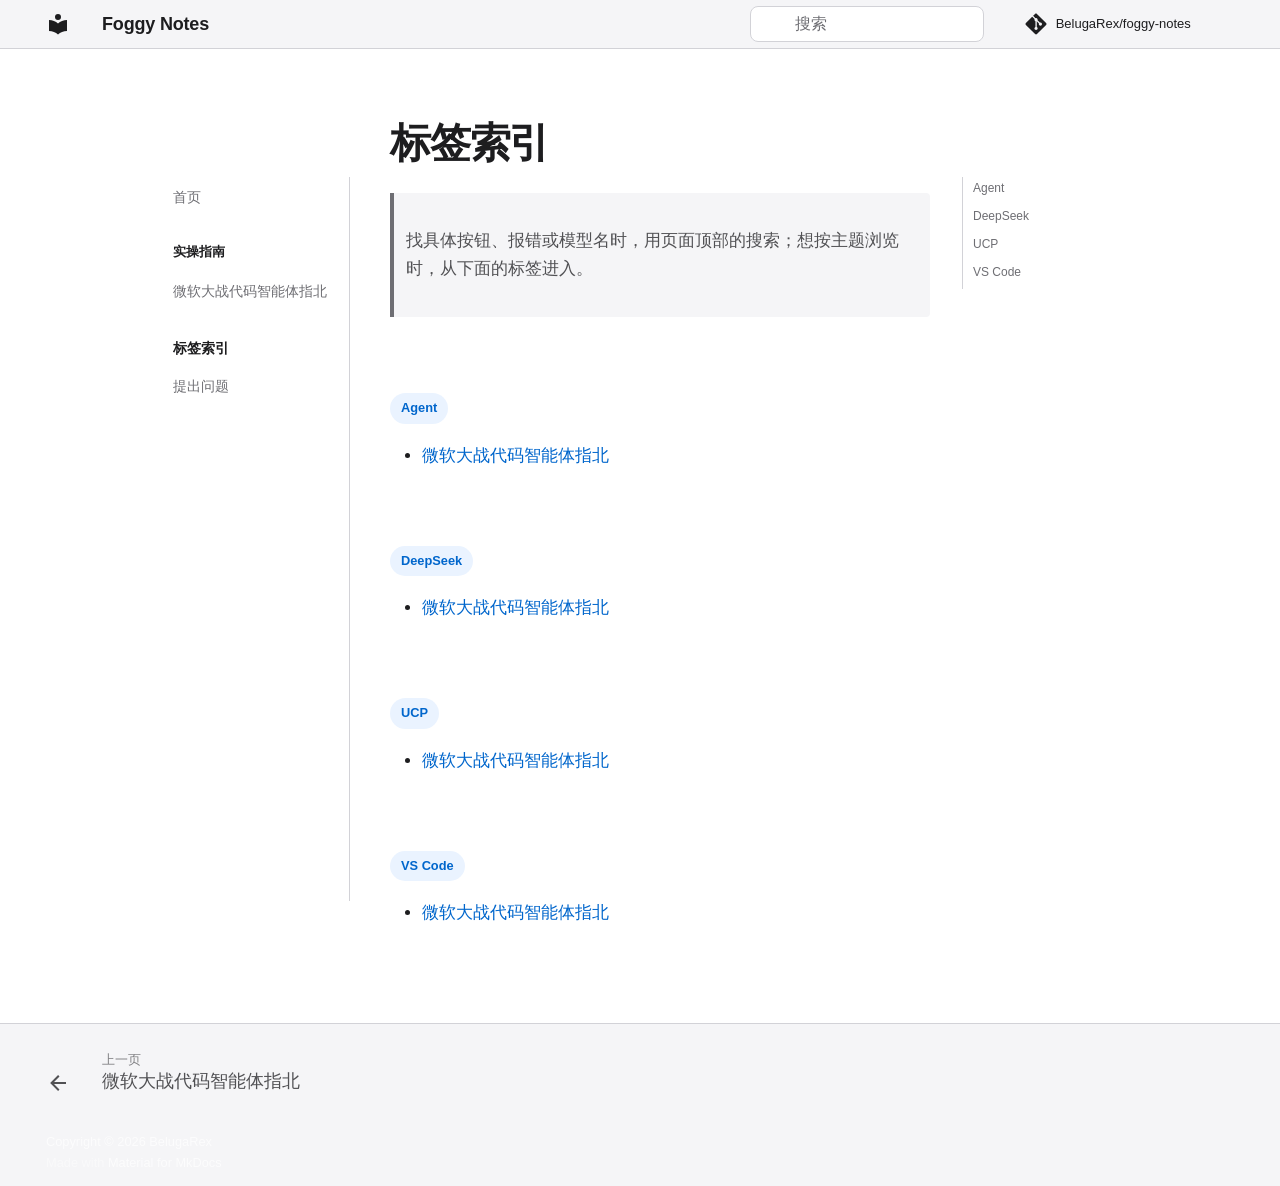
<file: tags/index.html>
<!doctype html>
<html lang="zh" class="no-js">
  <head>
    
      <meta charset="utf-8">
      <meta name="viewport" content="width=device-width,initial-scale=1">
      
        <meta name="description" content="以图为主的开发工具组合、排错经验和可复现工作流">
      
      
        <meta name="author" content="BelugaRex">
      
      
        <link rel="canonical" href="https://belugarex.github.io/foggy-notes/tags/">
      
      
        <link rel="prev" href="../copilot-chat-agent-workflow/">
      
      
      
        
      
      
      <link rel="icon" href="../assets/images/favicon.png">
      <meta name="generator" content="mkdocs-1.6.1, mkdocs-material-9.7.7">
    
    
      
        <title>标签索引 - Foggy Notes</title>
      
    
    
      <link rel="stylesheet" href="../assets/stylesheets/main.ec1eaa64.min.css">
      
        
        <link rel="stylesheet" href="../assets/stylesheets/palette.ab4e12ef.min.css">
      
      


    
    
      
    
    
      
    
    
      <link rel="stylesheet" href="../stylesheets/extra.css">
    
    <script>__md_scope=new URL("..",location),__md_hash=e=>[...e].reduce(((e,_)=>(e<<5)-e+_.charCodeAt(0)),0),__md_get=(e,_=localStorage,t=__md_scope)=>JSON.parse(_.getItem(t.pathname+"."+e)),__md_set=(e,_,t=localStorage,a=__md_scope)=>{try{t.setItem(a.pathname+"."+e,JSON.stringify(_))}catch(e){}}</script>
    
      

    
    
  </head>
  
  
    
    
      
    
    
    
    
    <body dir="ltr" data-md-color-scheme="default" data-md-color-primary="blue-grey" data-md-color-accent="cyan">
  
    
    <input class="md-toggle" data-md-toggle="drawer" type="checkbox" id="__drawer" autocomplete="off">
    <input class="md-toggle" data-md-toggle="search" type="checkbox" id="__search" autocomplete="off">
    <label class="md-overlay" for="__drawer"></label>
    <div data-md-component="skip">
      
        
        <a href="#_1" class="md-skip">
          跳转至
        </a>
      
    </div>
    <div data-md-component="announce">
      
    </div>
    
    
      

  

<header class="md-header md-header--shadow" data-md-component="header">
  <nav class="md-header__inner md-grid" aria-label="页眉">
    <a href=".." title="Foggy Notes" class="md-header__button md-logo" aria-label="Foggy Notes" data-md-component="logo">
      
  
  <svg xmlns="http://www.w3.org/2000/svg" viewBox="0 0 24 24"><path d="M12 8a3 3 0 0 0 3-3 3 3 0 0 0-3-3 3 3 0 0 0-3 3 3 3 0 0 0 3 3m0 3.54C9.64 9.35 6.5 8 3 8v11c3.5 0 6.64 1.35 9 3.54 2.36-2.19 5.5-3.54 9-3.54V8c-3.5 0-6.64 1.35-9 3.54"/></svg>

    </a>
    <label class="md-header__button md-icon" for="__drawer">
      
      <svg xmlns="http://www.w3.org/2000/svg" viewBox="0 0 24 24"><path d="M3 6h18v2H3zm0 5h18v2H3zm0 5h18v2H3z"/></svg>
    </label>
    <div class="md-header__title" data-md-component="header-title">
      <div class="md-header__ellipsis">
        <div class="md-header__topic">
          <span class="md-ellipsis">
            Foggy Notes
          </span>
        </div>
        <div class="md-header__topic" data-md-component="header-topic">
          <span class="md-ellipsis">
            
              标签索引
            
          </span>
        </div>
      </div>
    </div>
    
      
        <form class="md-header__option" data-md-component="palette">
  
    
    
    
    <input class="md-option" data-md-color-media="(prefers-color-scheme: light)" data-md-color-scheme="default" data-md-color-primary="blue-grey" data-md-color-accent="cyan"  aria-hidden="true"  type="radio" name="__palette" id="__palette_0">
    
  
    
    
    
    <input class="md-option" data-md-color-media="(prefers-color-scheme: dark)" data-md-color-scheme="slate" data-md-color-primary="blue-grey" data-md-color-accent="cyan"  aria-hidden="true"  type="radio" name="__palette" id="__palette_1">
    
  
</form>
      
    
    
      <script>var palette=__md_get("__palette");if(palette&&palette.color){if("(prefers-color-scheme)"===palette.color.media){var media=matchMedia("(prefers-color-scheme: light)"),input=document.querySelector(media.matches?"[data-md-color-media='(prefers-color-scheme: light)']":"[data-md-color-media='(prefers-color-scheme: dark)']");palette.color.media=input.getAttribute("data-md-color-media"),palette.color.scheme=input.getAttribute("data-md-color-scheme"),palette.color.primary=input.getAttribute("data-md-color-primary"),palette.color.accent=input.getAttribute("data-md-color-accent")}for(var[key,value]of Object.entries(palette.color))document.body.setAttribute("data-md-color-"+key,value)}</script>
    
    
    
      
      
        <label class="md-header__button md-icon" for="__search">
          
          <svg xmlns="http://www.w3.org/2000/svg" viewBox="0 0 24 24"><path d="M9.5 3A6.5 6.5 0 0 1 16 9.5c0 1.61-.59 3.09-1.56 4.23l.27.27h.79l5 5-1.5 1.5-5-5v-.79l-.27-.27A6.52 6.52 0 0 1 9.5 16 6.5 6.5 0 0 1 3 9.5 6.5 6.5 0 0 1 9.5 3m0 2C7 5 5 7 5 9.5S7 14 9.5 14 14 12 14 9.5 12 5 9.5 5"/></svg>
        </label>
        <div class="md-search" data-md-component="search" role="dialog">
  <label class="md-search__overlay" for="__search"></label>
  <div class="md-search__inner" role="search">
    <form class="md-search__form" name="search">
      <input type="text" class="md-search__input" name="query" aria-label="搜索" placeholder="搜索" autocapitalize="off" autocorrect="off" autocomplete="off" spellcheck="false" data-md-component="search-query" required>
      <label class="md-search__icon md-icon" for="__search">
        
        <svg xmlns="http://www.w3.org/2000/svg" viewBox="0 0 24 24"><path d="M9.5 3A6.5 6.5 0 0 1 16 9.5c0 1.61-.59 3.09-1.56 4.23l.27.27h.79l5 5-1.5 1.5-5-5v-.79l-.27-.27A6.52 6.52 0 0 1 9.5 16 6.5 6.5 0 0 1 3 9.5 6.5 6.5 0 0 1 9.5 3m0 2C7 5 5 7 5 9.5S7 14 9.5 14 14 12 14 9.5 12 5 9.5 5"/></svg>
        
        <svg xmlns="http://www.w3.org/2000/svg" viewBox="0 0 24 24"><path d="M20 11v2H8l5.5 5.5-1.42 1.42L4.16 12l7.92-7.92L13.5 5.5 8 11z"/></svg>
      </label>
      <nav class="md-search__options" aria-label="查找">
        
        <button type="reset" class="md-search__icon md-icon" title="清空当前内容" aria-label="清空当前内容" tabindex="-1">
          
          <svg xmlns="http://www.w3.org/2000/svg" viewBox="0 0 24 24"><path d="M19 6.41 17.59 5 12 10.59 6.41 5 5 6.41 10.59 12 5 17.59 6.41 19 12 13.41 17.59 19 19 17.59 13.41 12z"/></svg>
        </button>
      </nav>
      
        <div class="md-search__suggest" data-md-component="search-suggest"></div>
      
    </form>
    <div class="md-search__output">
      <div class="md-search__scrollwrap" tabindex="0" data-md-scrollfix>
        <div class="md-search-result" data-md-component="search-result">
          <div class="md-search-result__meta">
            正在初始化搜索引擎
          </div>
          <ol class="md-search-result__list" role="presentation"></ol>
        </div>
      </div>
    </div>
  </div>
</div>
      
    
    
      <div class="md-header__source">
        <a href="https://github.com/BelugaRex/foggy-notes" title="前往仓库" class="md-source" data-md-component="source">
  <div class="md-source__icon md-icon">
    
    <svg xmlns="http://www.w3.org/2000/svg" viewBox="0 0 448 512"><!--! Font Awesome Free 7.1.0 by @fontawesome - https://fontawesome.com License - https://fontawesome.com/license/free (Icons: CC BY 4.0, Fonts: SIL OFL 1.1, Code: MIT License) Copyright 2025 Fonticons, Inc.--><path d="M439.6 236.1 244 40.5c-5.4-5.5-12.8-8.5-20.4-8.5s-15 3-20.4 8.4L162.5 81l51.5 51.5c27.1-9.1 52.7 16.8 43.4 43.7l49.7 49.7c34.2-11.8 61.2 31 35.5 56.7-26.5 26.5-70.2-2.9-56-37.3L240.3 199v121.9c25.3 12.5 22.3 41.8 9.1 55-6.4 6.4-15.2 10.1-24.3 10.1s-17.8-3.6-24.3-10.1c-17.6-17.6-11.1-46.9 11.2-56v-123c-20.8-8.5-24.6-30.7-18.6-45L142.6 101 8.5 235.1C3 240.6 0 247.9 0 255.5s3 15 8.5 20.4l195.6 195.7c5.4 5.4 12.7 8.4 20.4 8.4s15-3 20.4-8.4l194.7-194.7c5.4-5.4 8.4-12.8 8.4-20.4s-3-15-8.4-20.4"/></svg>
  </div>
  <div class="md-source__repository">
    BelugaRex/foggy-notes
  </div>
</a>
      </div>
    
  </nav>
  
</header>
    
    <div class="md-container" data-md-component="container">
      
      
        
          
        
      
      <main class="md-main" data-md-component="main">
        <div class="md-main__inner md-grid">
          
            
              
              <div class="md-sidebar md-sidebar--primary" data-md-component="sidebar" data-md-type="navigation" >
                <div class="md-sidebar__scrollwrap">
                  <div class="md-sidebar__inner">
                    



<nav class="md-nav md-nav--primary" aria-label="导航栏" data-md-level="0">
  <label class="md-nav__title" for="__drawer">
    <a href=".." title="Foggy Notes" class="md-nav__button md-logo" aria-label="Foggy Notes" data-md-component="logo">
      
  
  <svg xmlns="http://www.w3.org/2000/svg" viewBox="0 0 24 24"><path d="M12 8a3 3 0 0 0 3-3 3 3 0 0 0-3-3 3 3 0 0 0-3 3 3 3 0 0 0 3 3m0 3.54C9.64 9.35 6.5 8 3 8v11c3.5 0 6.64 1.35 9 3.54 2.36-2.19 5.5-3.54 9-3.54V8c-3.5 0-6.64 1.35-9 3.54"/></svg>

    </a>
    Foggy Notes
  </label>
  
    <div class="md-nav__source">
      <a href="https://github.com/BelugaRex/foggy-notes" title="前往仓库" class="md-source" data-md-component="source">
  <div class="md-source__icon md-icon">
    
    <svg xmlns="http://www.w3.org/2000/svg" viewBox="0 0 448 512"><!--! Font Awesome Free 7.1.0 by @fontawesome - https://fontawesome.com License - https://fontawesome.com/license/free (Icons: CC BY 4.0, Fonts: SIL OFL 1.1, Code: MIT License) Copyright 2025 Fonticons, Inc.--><path d="M439.6 236.1 244 40.5c-5.4-5.5-12.8-8.5-20.4-8.5s-15 3-20.4 8.4L162.5 81l51.5 51.5c27.1-9.1 52.7 16.8 43.4 43.7l49.7 49.7c34.2-11.8 61.2 31 35.5 56.7-26.5 26.5-70.2-2.9-56-37.3L240.3 199v121.9c25.3 12.5 22.3 41.8 9.1 55-6.4 6.4-15.2 10.1-24.3 10.1s-17.8-3.6-24.3-10.1c-17.6-17.6-11.1-46.9 11.2-56v-123c-20.8-8.5-24.6-30.7-18.6-45L142.6 101 8.5 235.1C3 240.6 0 247.9 0 255.5s3 15 8.5 20.4l195.6 195.7c5.4 5.4 12.7 8.4 20.4 8.4s15-3 20.4-8.4l194.7-194.7c5.4-5.4 8.4-12.8 8.4-20.4s-3-15-8.4-20.4"/></svg>
  </div>
  <div class="md-source__repository">
    BelugaRex/foggy-notes
  </div>
</a>
    </div>
  
  <ul class="md-nav__list" data-md-scrollfix>
    
      
      
  
  
  
  
    <li class="md-nav__item">
      <a href=".." class="md-nav__link">
        
  
  
  <span class="md-ellipsis">
    
  
    首页
  

    
  </span>
  
  

      </a>
    </li>
  

    
      
      
  
  
  
  
    
    
    
    
      
        
        
      
    
    
    <li class="md-nav__item md-nav__item--section md-nav__item--nested">
      
        
        
        <input class="md-nav__toggle md-toggle " type="checkbox" id="__nav_2" >
        
          
          <label class="md-nav__link" for="__nav_2" id="__nav_2_label" tabindex="">
            
  
  
  <span class="md-ellipsis">
    
  
    实操指南
  

    
  </span>
  
  

            <span class="md-nav__icon md-icon"></span>
          </label>
        
        <nav class="md-nav" data-md-level="1" aria-labelledby="__nav_2_label" aria-expanded="false">
          <label class="md-nav__title" for="__nav_2">
            <span class="md-nav__icon md-icon"></span>
            
  
    实操指南
  

          </label>
          <ul class="md-nav__list" data-md-scrollfix>
            
              
                
  
  
  
  
    <li class="md-nav__item">
      <a href="../copilot-chat-agent-workflow/" class="md-nav__link">
        
  
  
  <span class="md-ellipsis">
    
  
    微软大战代码智能体指北
  

    
  </span>
  
  

      </a>
    </li>
  

              
            
          </ul>
        </nav>
      
    </li>
  

    
      
      
  
  
    
  
  
  
    <li class="md-nav__item md-nav__item--active">
      
      <input class="md-nav__toggle md-toggle" type="checkbox" id="__toc">
      
      
        
      
      
        <label class="md-nav__link md-nav__link--active" for="__toc">
          
  
  
  <span class="md-ellipsis">
    
  
    标签索引
  

    
  </span>
  
  

          <span class="md-nav__icon md-icon"></span>
        </label>
      
      <a href="./" class="md-nav__link md-nav__link--active">
        
  
  
  <span class="md-ellipsis">
    
  
    标签索引
  

    
  </span>
  
  

      </a>
      
        

<nav class="md-nav md-nav--secondary" aria-label="目录">
  
  
  
    
  
  
    <label class="md-nav__title" for="__toc">
      <span class="md-nav__icon md-icon"></span>
      目录
    </label>
    <ul class="md-nav__list" data-md-component="toc" data-md-scrollfix>
      
        <li class="md-nav__item">
  <a href="#tag:agent" class="md-nav__link">
    <span class="md-ellipsis">
      
        Agent
      
    </span>
  </a>
  
</li>
      
        <li class="md-nav__item">
  <a href="#tag:deepseek" class="md-nav__link">
    <span class="md-ellipsis">
      
        DeepSeek
      
    </span>
  </a>
  
</li>
      
        <li class="md-nav__item">
  <a href="#tag:ucp" class="md-nav__link">
    <span class="md-ellipsis">
      
        UCP
      
    </span>
  </a>
  
</li>
      
        <li class="md-nav__item">
  <a href="#tag:vs-code" class="md-nav__link">
    <span class="md-ellipsis">
      
        VS Code
      
    </span>
  </a>
  
</li>
      
    </ul>
  
</nav>
      
    </li>
  

    
      
      
  
  
  
  
    <li class="md-nav__item">
      <a href="https://github.com/BelugaRex/foggy-notes/issues/new" class="md-nav__link">
        
  
  
  <span class="md-ellipsis">
    
  
    提出问题
  

    
  </span>
  
  

      </a>
    </li>
  

    
  </ul>
</nav>
                  </div>
                </div>
              </div>
            
            
              
              <div class="md-sidebar md-sidebar--secondary" data-md-component="sidebar" data-md-type="toc" >
                <div class="md-sidebar__scrollwrap">
                  <div class="md-sidebar__inner">
                    

<nav class="md-nav md-nav--secondary" aria-label="目录">
  
  
  
    
  
  
    <label class="md-nav__title" for="__toc">
      <span class="md-nav__icon md-icon"></span>
      目录
    </label>
    <ul class="md-nav__list" data-md-component="toc" data-md-scrollfix>
      
        <li class="md-nav__item">
  <a href="#tag:agent" class="md-nav__link">
    <span class="md-ellipsis">
      
        Agent
      
    </span>
  </a>
  
</li>
      
        <li class="md-nav__item">
  <a href="#tag:deepseek" class="md-nav__link">
    <span class="md-ellipsis">
      
        DeepSeek
      
    </span>
  </a>
  
</li>
      
        <li class="md-nav__item">
  <a href="#tag:ucp" class="md-nav__link">
    <span class="md-ellipsis">
      
        UCP
      
    </span>
  </a>
  
</li>
      
        <li class="md-nav__item">
  <a href="#tag:vs-code" class="md-nav__link">
    <span class="md-ellipsis">
      
        VS Code
      
    </span>
  </a>
  
</li>
      
    </ul>
  
</nav>
                  </div>
                </div>
              </div>
            
          
          
            <div class="md-content" data-md-component="content">
              
              <article class="md-content__inner md-typeset">
                
                  



<h1 id="_1">标签索引<a class="headerlink" href="#_1" title="Permanent link">&para;</a></h1>
<blockquote>
<p>找具体按钮、报错或模型名时，用页面顶部的搜索；想按主题浏览时，从下面的标签进入。</p>
</blockquote>


  <h2 id="tag:agent">


<span class="md-tag">Agent</span><a class="headerlink" href="#tag:agent" title="Permanent link">&para;</a></h2>
  <ul>
    
      <li>
        <a href="../copilot-chat-agent-workflow/">
          微软大战代码智能体指北
        </a>
      </li>
    
    
  </ul>



  <h2 id="tag:deepseek">


<span class="md-tag">DeepSeek</span><a class="headerlink" href="#tag:deepseek" title="Permanent link">&para;</a></h2>
  <ul>
    
      <li>
        <a href="../copilot-chat-agent-workflow/">
          微软大战代码智能体指北
        </a>
      </li>
    
    
  </ul>



  <h2 id="tag:ucp">


<span class="md-tag">UCP</span><a class="headerlink" href="#tag:ucp" title="Permanent link">&para;</a></h2>
  <ul>
    
      <li>
        <a href="../copilot-chat-agent-workflow/">
          微软大战代码智能体指北
        </a>
      </li>
    
    
  </ul>



  <h2 id="tag:vs-code">


<span class="md-tag">VS Code</span><a class="headerlink" href="#tag:vs-code" title="Permanent link">&para;</a></h2>
  <ul>
    
      <li>
        <a href="../copilot-chat-agent-workflow/">
          微软大战代码智能体指北
        </a>
      </li>
    
    
  </ul>













                
              </article>
            </div>
          
          
<script>var target=document.getElementById(location.hash.slice(1));target&&target.name&&(target.checked=target.name.startsWith("__tabbed_"))</script>
        </div>
        
          <button type="button" class="md-top md-icon" data-md-component="top" hidden>
  
  <svg xmlns="http://www.w3.org/2000/svg" viewBox="0 0 24 24"><path d="M13 20h-2V8l-5.5 5.5-1.42-1.42L12 4.16l7.92 7.92-1.42 1.42L13 8z"/></svg>
  回到页面顶部
</button>
        
      </main>
      
        <footer class="md-footer">
  
    
      
      <nav class="md-footer__inner md-grid" aria-label="页脚" >
        
          
          <a href="../copilot-chat-agent-workflow/" class="md-footer__link md-footer__link--prev" aria-label="上一页: 微软大战代码智能体指北">
            <div class="md-footer__button md-icon">
              
              <svg xmlns="http://www.w3.org/2000/svg" viewBox="0 0 24 24"><path d="M20 11v2H8l5.5 5.5-1.42 1.42L4.16 12l7.92-7.92L13.5 5.5 8 11z"/></svg>
            </div>
            <div class="md-footer__title">
              <span class="md-footer__direction">
                上一页
              </span>
              <div class="md-ellipsis">
                微软大战代码智能体指北
              </div>
            </div>
          </a>
        
        
      </nav>
    
  
  <div class="md-footer-meta md-typeset">
    <div class="md-footer-meta__inner md-grid">
      <div class="md-copyright">
  
    <div class="md-copyright__highlight">
      Copyright &copy; 2026 BelugaRex
    </div>
  
  
    Made with
    <a href="https://squidfunk.github.io/mkdocs-material/" target="_blank" rel="noopener">
      Material for MkDocs
    </a>
  
</div>
      
    </div>
  </div>
</footer>
      
    </div>
    <div class="md-dialog" data-md-component="dialog">
      <div class="md-dialog__inner md-typeset"></div>
    </div>
    
    
    
      
      
      <script id="__config" type="application/json">{"annotate": null, "base": "..", "features": ["navigation.sections", "navigation.footer", "navigation.top", "content.code.copy", "search.highlight", "search.suggest", "toc.follow"], "search": "../assets/javascripts/workers/search.2c215733.min.js", "tags": null, "translations": {"clipboard.copied": "\u5df2\u590d\u5236", "clipboard.copy": "\u590d\u5236", "search.result.more.one": "\u5728\u8be5\u9875\u4e0a\u8fd8\u6709 1 \u4e2a\u7b26\u5408\u6761\u4ef6\u7684\u7ed3\u679c", "search.result.more.other": "\u5728\u8be5\u9875\u4e0a\u8fd8\u6709 # \u4e2a\u7b26\u5408\u6761\u4ef6\u7684\u7ed3\u679c", "search.result.none": "\u6ca1\u6709\u627e\u5230\u7b26\u5408\u6761\u4ef6\u7684\u7ed3\u679c", "search.result.one": "\u627e\u5230 1 \u4e2a\u7b26\u5408\u6761\u4ef6\u7684\u7ed3\u679c", "search.result.other": "# \u4e2a\u7b26\u5408\u6761\u4ef6\u7684\u7ed3\u679c", "search.result.placeholder": "\u952e\u5165\u4ee5\u5f00\u59cb\u641c\u7d22", "search.result.term.missing": "\u7f3a\u5c11", "select.version": "\u9009\u62e9\u5f53\u524d\u7248\u672c"}, "version": null}</script>
    
    
      <script src="../assets/javascripts/bundle.d7400e89.min.js"></script>
      
    
  </body>
</html>
</file>
<file: stylesheets/extra.css>
@charset "UTF-8";

:root {
  color-scheme: light dark;
  --md-text-font: "PingFang SC", "PingFang TC", "Hiragino Sans GB", "Microsoft YaHei UI", "Microsoft YaHei", -apple-system, BlinkMacSystemFont, "Segoe UI", sans-serif;
  --md-code-font: "SFMono-Regular", "Cascadia Code", "Cascadia Mono", "Roboto Mono", Consolas, monospace;
  --fog-radius-sm: 0.2rem;
  --fog-radius-md: 0.3rem;
  --fog-radius-lg: 0.4rem;
  --fog-reading-width: 780px;
}

[data-md-color-scheme="default"] {
  color-scheme: light;
  --md-primary-fg-color: #0066cc;
  --md-primary-fg-color--light: #147ce5;
  --md-primary-fg-color--dark: #004f9e;
  --md-primary-bg-color: #ffffff;
  --md-accent-fg-color: #0066cc;
  --md-default-bg-color: #ffffff;
  --md-default-fg-color: #1d1d1f;
  --md-default-fg-color--light: #515154;
  --md-default-fg-color--lighter: #6e6e73;
  --md-default-fg-color--lightest: #d2d2d7;
  --md-typeset-a-color: #0066cc;
  --md-code-fg-color: #1d1d1f;
  --md-code-bg-color: #f5f5f7;
  --fog-header-bg: #f5f5f7;
  --fog-header-fg: #1d1d1f;
  --fog-header-control: #ffffff;
  --fog-header-control-hover: #e8e8ed;
  --fog-header-border: #d2d2d7;
  --fog-header-muted: #6e6e73;
  --fog-surface: #ffffff;
  --fog-surface-muted: #f5f5f7;
  --fog-border: #d2d2d7;
  --fog-border-strong: #8e8e93;
  --fog-muted: #6e6e73;
  --fog-accent-soft: #eaf3ff;
  --fog-accent-hover: #dcecff;
  --fog-accent-strong: #004f9e;
  --fog-on-accent: #ffffff;
  --fog-selection: #d6e9ff;
}

[data-md-color-scheme="slate"] {
  color-scheme: dark;
  --md-primary-fg-color: #2997ff;
  --md-primary-fg-color--light: #64b5ff;
  --md-primary-fg-color--dark: #0071e3;
  --md-primary-bg-color: #000000;
  --md-accent-fg-color: #2997ff;
  --md-default-bg-color: #000000;
  --md-default-fg-color: #f5f5f7;
  --md-default-fg-color--light: #d1d1d6;
  --md-default-fg-color--lighter: #aeaeb2;
  --md-default-fg-color--lightest: #38383a;
  --md-typeset-a-color: #2997ff;
  --md-code-fg-color: #f2f2f7;
  --md-code-bg-color: #1c1c1e;
  --fog-header-bg: #1d1d1f;
  --fog-header-fg: #f5f5f7;
  --fog-header-control: #2c2c2e;
  --fog-header-control-hover: #3a3a3c;
  --fog-header-border: #424245;
  --fog-header-muted: #aeaeb2;
  --fog-surface: #000000;
  --fog-surface-muted: #1c1c1e;
  --fog-border: #38383a;
  --fog-border-strong: #636366;
  --fog-muted: #aeaeb2;
  --fog-accent-soft: #102a43;
  --fog-accent-hover: #173c5f;
  --fog-accent-strong: #64b5ff;
  --fog-on-accent: #000000;
  --fog-selection: #1d4f7a;
}

html {
  scroll-padding-top: 3.8rem;
}

body {
  font-feature-settings: "kern", "liga";
  font-optical-sizing: auto;
  text-rendering: optimizeLegibility;
}

::selection {
  color: var(--md-default-fg-color);
  background-color: var(--fog-selection);
}

.md-header {
  background-color: var(--fog-header-bg);
  color: var(--fog-header-fg);
  border-bottom: 0.05rem solid var(--fog-header-border);
  box-shadow: none;
}

.md-header__button,
.md-header__title,
.md-source {
  color: var(--fog-header-fg);
}

.md-header__title {
  font-size: 0.9rem;
  font-weight: 600;
  letter-spacing: -0.01em;
}

.md-header__button svg,
.md-source svg {
  fill: currentcolor;
}

.md-search__form {
  background-color: var(--fog-header-control);
  border: 0.05rem solid var(--fog-header-border);
  border-radius: var(--fog-radius-lg);
  box-shadow: none;
  transition: background-color 160ms ease, border-color 160ms ease, box-shadow 160ms ease;
}

.md-search__form:hover {
  background-color: var(--fog-header-control-hover);
}

.md-search__form:focus-within {
  background-color: var(--fog-header-control-hover);
  border-color: var(--md-accent-fg-color);
  box-shadow: 0 0 0 0.1rem var(--md-accent-fg-color);
}

.md-search__input {
  color: var(--fog-header-fg);
}

.md-search__input::placeholder {
  color: var(--fog-header-muted);
  opacity: 1;
}

.md-search__output {
  background-color: var(--fog-surface);
  border-radius: 0 0 var(--fog-radius-lg) var(--fog-radius-lg);
}

.md-search-result__meta {
  color: var(--fog-muted);
  background-color: var(--fog-surface-muted);
}

.md-search-result__link:hover,
.md-search-result__link:focus {
  background-color: var(--fog-accent-soft);
}

:where(a[href], button, input:not([type="hidden"]), select, textarea, summary, [tabindex]:not([tabindex="-1"])):focus-visible {
  outline: 0.15rem solid var(--md-accent-fg-color);
  outline-offset: 0.12rem;
  border-radius: var(--fog-radius-sm);
}

:where(a[href], button, input:not([type="hidden"]), select, textarea, summary) {
  touch-action: manipulation;
}

.md-main {
  min-height: calc(100vh - 2.4rem);
  background-color: var(--md-default-bg-color);
}

.md-main__inner {
  margin-top: 0;
}

.md-content {
  min-width: 0;
  background-color: var(--fog-surface);
}

.md-content__inner {
  box-sizing: border-box;
  width: 100%;
  max-width: var(--fog-reading-width);
  margin: 0 auto;
  padding: clamp(2.6rem, 5vw, 4.2rem) clamp(1.4rem, 4vw, 3.2rem) 4.8rem;
  background-color: transparent;
  border: 0;
  border-radius: 0;
  box-shadow: none;
}

[dir] .md-main__inner > .md-content > .md-content__inner.md-typeset {
  margin-inline: auto;
}

.md-typeset {
  color: var(--md-default-fg-color);
  font-size: 0.85rem;
  line-height: 1.65;
  letter-spacing: 0;
  overflow-wrap: anywhere;
}

.md-typeset h1,
.md-typeset h2,
.md-typeset h3 {
  color: var(--md-default-fg-color);
  font-family: var(--md-text-font);
  font-weight: 600;
  letter-spacing: -0.018em;
  hyphens: none;
  overflow-wrap: break-word;
  word-break: normal;
  text-wrap: balance;
}

.md-typeset h1 {
  max-width: 26ch;
  margin-top: 0;
  margin-bottom: 1.4rem;
  padding-bottom: 0;
  font-size: clamp(2rem, 3.2vw, 2.4rem);
  font-weight: 700;
  line-height: 1.08;
  letter-spacing: -0.03em;
  border-bottom: 0;
}

.md-typeset h1::before {
  display: none;
}

.md-typeset h2 {
  margin-top: 3.4rem;
  margin-bottom: 0.9rem;
  font-size: 1.4rem;
  line-height: 1.25;
}

.md-typeset h3 {
  margin-top: 2.2rem;
  font-size: 1.1rem;
  line-height: 1.35;
}

.md-typeset h1 + p {
  max-width: 42rem;
  margin-top: 0;
  margin-bottom: 2.6rem;
  color: var(--md-default-fg-color--light);
  font-size: 1.02rem;
  line-height: 1.55;
  letter-spacing: -0.005em;
}

.md-typeset a {
  text-decoration-color: var(--fog-border-strong);
  text-underline-offset: 0.18em;
  transition: color 160ms ease, text-decoration-color 160ms ease;
}

.md-typeset a:hover {
  color: var(--md-accent-fg-color);
  text-decoration-color: currentcolor;
}

.md-typeset blockquote {
  margin-inline: 0;
  padding: 0.85rem 1rem 0.85rem 1.15rem;
  color: var(--md-default-fg-color--light);
  background-color: var(--fog-surface-muted);
  border: 0;
  border-left: 0.15rem solid var(--md-accent-fg-color);
  border-radius: 0 var(--fog-radius-sm) var(--fog-radius-sm) 0;
  box-shadow: none;
}

.md-typeset blockquote > p:first-child > strong {
  display: inline-flex;
  padding: 0.1em 0.5em;
  color: var(--md-default-fg-color);
  font-size: 0.76em;
  font-weight: 700;
  line-height: 1.5;
  letter-spacing: 0.03em;
  background-color: var(--fog-surface);
  border: 0.05rem solid var(--fog-border);
  border-radius: var(--fog-radius-sm);
}

.md-typeset p > em:only-child {
  display: block;
  margin-top: -0.35rem;
  color: var(--fog-muted);
  font-size: 0.78em;
  line-height: 1.55;
  text-align: center;
}

.md-typeset code {
  border-radius: var(--fog-radius-sm);
}

.md-typeset :not(pre) > code {
  overflow-wrap: break-word;
}

.md-typeset pre > code {
  border-radius: var(--fog-radius-md);
}

.md-typeset .highlight {
  overflow: hidden;
  background-color: var(--md-code-bg-color);
  border: 0.05rem solid var(--fog-border);
  border-radius: var(--fog-radius-md);
}

.md-typeset table:not([class]) {
  background-color: var(--fog-surface);
  border: 0;
  border-top: 0.05rem solid var(--fog-border);
  border-bottom: 0.05rem solid var(--fog-border);
  border-radius: 0;
  box-shadow: none;
}

.md-typeset table:not([class]) th {
  background-color: var(--fog-surface-muted);
}

.md-typeset img {
  display: block;
  height: auto;
  margin-inline: auto;
  padding: 0;
  background-color: var(--fog-surface);
  border: 0.05rem solid var(--fog-border);
  border-radius: var(--fog-radius-md);
  box-shadow: none;
}

[data-md-color-scheme="slate"] .md-typeset img {
  filter: brightness(0.92) contrast(1.02);
}

.md-typeset .md-tag {
  color: var(--md-accent-fg-color);
  background-color: var(--fog-accent-soft);
  border: 0.05rem solid transparent;
  border-radius: 9999px;
}

.md-typeset a.md-tag:hover {
  color: var(--md-accent-fg-color);
  background-color: var(--fog-accent-hover);
}

.mermaid {
  margin-block: 1.2rem;
  padding: 1rem;
  overflow: auto;
  background-color: var(--fog-surface-muted);
  border: 0.05rem solid var(--fog-border);
  border-radius: var(--fog-radius-md);
  box-shadow: none;
}

.md-typeset .fog-home-cta {
  display: inline-flex;
  align-items: center;
  min-height: 2.2rem;
  padding: 0.48rem 1rem;
  color: var(--fog-on-accent);
  font-weight: 650;
  line-height: 1.3;
  text-decoration: none;
  background-color: var(--md-accent-fg-color);
  border: 0.05rem solid transparent;
  border-radius: 9999px;
  box-shadow: none;
  transition: background-color 160ms ease;
}

.md-typeset .fog-home-cta:hover {
  color: var(--fog-on-accent);
  text-decoration: none;
  background-color: var(--fog-accent-strong);
  box-shadow: none;
}

.md-footer {
  color: var(--md-default-fg-color--light);
  background-color: var(--fog-surface-muted);
  border-top: 0.05rem solid var(--fog-border);
}

.md-footer-meta {
  background-color: transparent;
}

.md-footer__link,
.md-footer-meta a {
  color: var(--md-default-fg-color--light);
}

.md-top {
  color: var(--md-accent-fg-color);
  background-color: var(--fog-surface);
  border: 0.05rem solid var(--fog-border);
  border-radius: 9999px;
  box-shadow: none;
}

.md-nav__link {
  color: var(--md-default-fg-color--light);
}

.md-sidebar .md-nav__link {
  min-width: 0;
  cursor: pointer;
  white-space: normal;
}

.md-sidebar .md-nav__link > .md-ellipsis {
  display: -webkit-box;
  flex: 1 1 auto;
  min-width: 0;
  overflow: hidden;
  overflow-wrap: break-word;
  text-overflow: ellipsis;
  white-space: normal;
  word-break: normal;
  -webkit-box-orient: vertical;
  -webkit-line-clamp: 2;
}

.md-sidebar .md-nav__title {
  overflow: hidden;
  text-overflow: ellipsis;
  white-space: nowrap;
}

.md-nav__link:hover,
.md-nav__link--active {
  color: var(--md-default-fg-color);
}

@media screen and (min-width: 52.5em) {
  .md-header__button[for="__drawer"] {
    display: none;
  }

  .md-main__inner {
    --fog-sidebar-start: calc(clamp(2.6rem, 5vw, 4.2rem) + clamp(2.16rem, 3.456vw, 2.592rem) + 1rem);

    display: flex;
    align-items: stretch;
  }

  .md-main__inner:has(.md-content__inner > .md-tags) {
    --fog-sidebar-start: 1.95rem;
  }

  .md-main__inner:has(.md-content__inner > .md-tags) .md-content__inner {
    padding-block-start: 1.5rem;
  }

  .md-sidebar--primary {
    display: block;
    position: sticky;
    top: calc(2.4rem + var(--fog-sidebar-start));
    left: auto;
    right: auto;
    height: calc(100vh - 2.4rem - var(--fog-sidebar-start));
    min-height: 0;
    margin-block: var(--fog-sidebar-start) 0;
    padding-block: 0;
    flex: 0 0 min(200px, 18vw);
    align-self: flex-start;
    transform: none;
    z-index: auto;
    background-color: var(--md-default-bg-color);
    border: 0;
    border-inline-end: 0.05rem solid var(--fog-border);
    border-radius: 0;
    box-shadow: none;
    overflow: hidden;
  }

  .md-sidebar--primary .md-sidebar__scrollwrap {
    margin: 0;
    height: 100%;
    padding: 0 0 1.4rem;
    overflow-y: auto;
    overscroll-behavior: contain;
  }

  .md-sidebar--primary .md-nav--primary > .md-nav__title {
    display: none;
  }

  .md-sidebar--primary .md-nav:not(.md-nav--primary) > .md-nav__title {
    display: none;
  }

  .md-sidebar--primary .md-nav__link {
    box-sizing: border-box;
    position: relative;
    margin-block: 0.1rem;
    margin-inline: 2px;
    padding: 0.4rem 8px;
    color: var(--md-default-fg-color--lighter);
    font-size: 14px;
    line-height: 1.35;
    border: 0.05rem solid transparent;
    border-radius: var(--fog-radius-sm);
    transition: color 150ms ease-in;
  }

  .md-sidebar--primary .md-nav--primary > .md-nav__list > .md-nav__item--section > .md-nav__link {
    margin-top: 0.35rem;
    color: var(--md-default-fg-color);
    font-size: 13px;
    font-weight: 600;
  }

  .md-sidebar--primary .md-nav__link:hover {
    color: var(--md-default-fg-color);
    background-color: transparent;
  }

  .md-sidebar--primary .md-nav__link--active {
    color: var(--md-default-fg-color);
    font-weight: 600;
    background-color: transparent;
  }
}

@media screen and (min-width: 52.5em) and (max-width: 63.9844em) {
  .md-sidebar--secondary:not([hidden]) {
    display: none;
  }
}

@media screen and (min-width: 64em) {
  .md-main__inner {
    max-width: min(calc(100vw - 32px), 980px);
    margin-inline: auto;
  }

  .md-sidebar--primary {
    flex: 0 0 200px;
  }

  [dir] .md-main__inner > .md-content > .md-content__inner.md-typeset {
    max-width: var(--fog-reading-width);
    margin-inline: 0;
    padding-inline-start: 40px;
    padding-inline-end: 0;
  }

  .md-sidebar--secondary {
    display: block;
    position: sticky;
    top: calc(2.4rem + var(--fog-sidebar-start));
    height: calc(100vh - 2.4rem - var(--fog-sidebar-start));
    min-height: 0;
    margin-block: var(--fog-sidebar-start) 0;
    padding-block: 0;
    flex: 0 0 200px;
    align-self: flex-start;
    overflow: hidden;
    background-color: var(--md-default-bg-color);
  }

  .md-sidebar--secondary .md-sidebar__scrollwrap {
    box-sizing: border-box;
    height: 100%;
    margin: 0;
    padding: 0 0 1.4rem 32px;
  }

  .md-sidebar--secondary .md-nav__title {
    display: none;
  }

  [dir] .md-sidebar--secondary .md-nav__list {
    padding-inline-start: 0;
  }

  .md-sidebar--secondary .md-nav__link {
    box-sizing: border-box;
    margin-block: 0;
    margin-inline: 0;
    padding: 0.125rem 0 0.125rem 10px;
    color: var(--md-default-fg-color--lighter);
    font-size: 12px;
    line-height: 1.3334;
    font-weight: 400;
    border-left: 0.05rem solid var(--md-default-fg-color--lightest);
    border-radius: 0;
    transition: color 150ms ease-in, border-color 150ms ease-in;
  }

  .md-sidebar--secondary .md-nav__link:hover {
    color: var(--md-default-fg-color);
    background-color: transparent;
  }

  .md-sidebar--secondary .md-nav__link--active {
    color: var(--md-default-fg-color);
    font-weight: 400;
    background-color: transparent;
    border-left-color: var(--fog-border-strong);
  }
}

@media screen and (min-width: 90em) {
  .md-main__inner > .md-sidebar--secondary:not([hidden]) {
    margin-inline-end: -200px;
  }
}

@supports (word-break: auto-phrase) {
  .md-typeset h1,
  .md-typeset h2,
  .md-typeset h3,
  .md-sidebar .md-nav__link > .md-ellipsis {
    word-break: auto-phrase;
  }
}

@media screen and (max-width: 76.2344em) {
  .md-content__inner {
    padding-inline-start: max(1.2rem, env(safe-area-inset-left));
    padding-inline-end: max(1.2rem, env(safe-area-inset-right));
  }

  .md-header__inner {
    padding-inline-start: max(0.2rem, env(safe-area-inset-left));
    padding-inline-end: max(0.2rem, env(safe-area-inset-right));
  }

  .md-nav--primary .md-nav__title {
    color: var(--md-default-fg-color);
    background-color: var(--md-default-bg-color);
  }

  .md-nav--primary .md-nav__link--active,
  .md-nav--primary .md-nav__item--active > .md-nav__link {
    color: var(--md-default-fg-color);
    font-weight: 600;
    background-color: transparent;
  }
}

@media (pointer: fine) {
  .md-header__button,
  .md-header__option,
  .md-search__button,
  .md-source,
  .md-nav__link,
  .md-top {
    min-inline-size: 1.4rem;
    min-block-size: 1.4rem;
  }

  .md-search__form {
    min-block-size: 1.4rem;
  }
}

@media screen and (max-width: 64rem) {
  .md-header__button {
    min-inline-size: 2.2rem;
    min-block-size: 2.2rem;
  }
}

@media (pointer: coarse) {
  .md-header__button,
  .md-header__option,
  .md-search__button,
  .md-source,
  .md-nav__link,
  .md-top {
    min-inline-size: 2.2rem;
    min-block-size: 2.2rem;
  }

  .md-search__form {
    min-block-size: 2.2rem;
  }

  .md-nav__link {
    display: flex;
    align-items: center;
  }
}

@media screen and (max-width: 44.9844em) {
  .md-content__inner {
    margin-block: 0;
    padding-block: 1.65rem 2.8rem;
    padding-inline-start: max(0.8rem, env(safe-area-inset-left));
    padding-inline-end: max(0.8rem, env(safe-area-inset-right));
    background-color: transparent;
    border: 0;
    border-radius: 0;
    box-shadow: none;
  }

  .md-typeset h1 {
    margin-bottom: 1.5rem;
    padding-bottom: 1.1rem;
    font-size: 1.75rem;
    line-height: 1.2;
  }

  .md-typeset blockquote {
    padding-inline: 0.85rem;
  }

  .md-typeset img {
    border-radius: var(--fog-radius-sm);
  }
}

@media (prefers-contrast: more) {
  [data-md-color-scheme="default"] {
    --md-accent-fg-color: #003f86;
    --md-default-fg-color--light: #2c2c2e;
    --md-default-fg-color--lighter: #3a3a3c;
    --md-typeset-a-color: #003f86;
    --fog-muted: #3a3a3c;
  }

  [data-md-color-scheme="slate"] {
    --md-accent-fg-color: #d7f3ff;
    --md-default-fg-color--light: #ffffff;
    --md-default-fg-color--lighter: #f2f2f7;
    --md-typeset-a-color: #d7f3ff;
    --fog-muted: #f2f2f7;
  }

  .md-typeset a {
    text-decoration-line: underline;
    text-decoration-color: currentcolor;
    text-decoration-thickness: 0.1em;
  }

  .md-nav__link--active {
    outline: 1px solid currentcolor;
    outline-offset: 1px;
  }

  .md-content__inner,
  .md-sidebar--primary {
    box-shadow: none;
  }
}

@media (forced-colors: active) {
  :where(a[href], button, input:not([type="hidden"]), select, textarea, summary, [tabindex]:not([tabindex="-1"])):focus-visible {
    outline-color: Highlight;
  }

  .md-nav__link--active {
    outline: 1px solid Highlight;
  }
}

@media (prefers-reduced-motion: reduce) {
  *,
  *::before,
  *::after {
    scroll-behavior: auto !important;
    animation-duration: 0.01ms !important;
    animation-iteration-count: 1 !important;
    transition-duration: 0.01ms !important;
  }
}

@supports selector(:has(*)) {
  .md-sidebar--secondary:not(:has(.md-nav__item)) {
    display: none;
  }
}
</file>
<file: assets/stylesheets/main.ec1eaa64.min.css>
@charset "UTF-8";html{-webkit-text-size-adjust:none;-moz-text-size-adjust:none;text-size-adjust:none;box-sizing:border-box}*,:after,:before{box-sizing:inherit}@media (prefers-reduced-motion){*,:after,:before{transition:none!important}}body{margin:0}a,button,input,label{-webkit-tap-highlight-color:transparent}a{color:inherit;text-decoration:none}hr{border:0;box-sizing:initial;display:block;height:.05rem;overflow:visible;padding:0}small{font-size:80%}sub,sup{line-height:1em}img{border-style:none}table{border-collapse:initial;border-spacing:0}td,th{font-weight:400;vertical-align:top}button{background:#0000;border:0;font-family:inherit;font-size:inherit;margin:0;padding:0}input{border:0;outline:none}:root{--md-primary-fg-color:#4051b5;--md-primary-fg-color--light:#5d6cc0;--md-primary-fg-color--dark:#303fa1;--md-primary-bg-color:#fff;--md-primary-bg-color--light:#ffffffb3;--md-accent-fg-color:#526cfe;--md-accent-fg-color--transparent:#526cfe1a;--md-accent-bg-color:#fff;--md-accent-bg-color--light:#ffffffb3}[data-md-color-scheme=default]{color-scheme:light}[data-md-color-scheme=default] img[src$="#gh-dark-mode-only"],[data-md-color-scheme=default] img[src$="#only-dark"]{display:none}:root,[data-md-color-scheme=default]{--md-hue:225deg;--md-default-fg-color:#000000de;--md-default-fg-color--light:#0000008a;--md-default-fg-color--lighter:#00000052;--md-default-fg-color--lightest:#00000012;--md-default-bg-color:#fff;--md-default-bg-color--light:#ffffffb3;--md-default-bg-color--lighter:#ffffff4d;--md-default-bg-color--lightest:#ffffff1f;--md-code-fg-color:#36464e;--md-code-bg-color:#f5f5f5;--md-code-bg-color--light:#f5f5f5b3;--md-code-bg-color--lighter:#f5f5f54d;--md-code-hl-color:#4287ff;--md-code-hl-color--light:#4287ff1a;--md-code-hl-number-color:#d52a2a;--md-code-hl-special-color:#db1457;--md-code-hl-function-color:#a846b9;--md-code-hl-constant-color:#6e59d9;--md-code-hl-keyword-color:#3f6ec6;--md-code-hl-string-color:#1c7d4d;--md-code-hl-name-color:var(--md-code-fg-color);--md-code-hl-operator-color:var(--md-default-fg-color--light);--md-code-hl-punctuation-color:var(--md-default-fg-color--light);--md-code-hl-comment-color:var(--md-default-fg-color--light);--md-code-hl-generic-color:var(--md-default-fg-color--light);--md-code-hl-variable-color:var(--md-default-fg-color--light);--md-typeset-color:var(--md-default-fg-color);--md-typeset-a-color:var(--md-primary-fg-color);--md-typeset-del-color:#f5503d26;--md-typeset-ins-color:#0bd57026;--md-typeset-kbd-color:#fafafa;--md-typeset-kbd-accent-color:#fff;--md-typeset-kbd-border-color:#b8b8b8;--md-typeset-mark-color:#ffff0080;--md-typeset-table-color:#0000001f;--md-typeset-table-color--light:rgba(0,0,0,.035);--md-admonition-fg-color:var(--md-default-fg-color);--md-admonition-bg-color:var(--md-default-bg-color);--md-warning-fg-color:#000000de;--md-warning-bg-color:#ff9;--md-footer-fg-color:#fff;--md-footer-fg-color--light:#ffffffb3;--md-footer-fg-color--lighter:#ffffff73;--md-footer-bg-color:#000000de;--md-footer-bg-color--dark:#00000052;--md-shadow-z1:0 0.2rem 0.5rem #0000000d,0 0 0.05rem #0000001a;--md-shadow-z2:0 0.2rem 0.5rem #0000001a,0 0 0.05rem #00000040;--md-shadow-z3:0 0.2rem 0.5rem #0003,0 0 0.05rem #00000059}.md-icon svg{fill:currentcolor;display:block;height:1.2rem;width:1.2rem}body{-webkit-font-smoothing:antialiased;-moz-osx-font-smoothing:grayscale;--md-text-font-family:var(--md-text-font,_),-apple-system,BlinkMacSystemFont,Helvetica,Arial,sans-serif;--md-code-font-family:var(--md-code-font,_),SFMono-Regular,Consolas,Menlo,monospace}aside,body,input{font-feature-settings:"kern","liga";color:var(--md-typeset-color);font-family:var(--md-text-font-family)}code,kbd,pre{font-feature-settings:"kern";font-family:var(--md-code-font-family)}:root{--md-typeset-table-sort-icon:url('data:image/svg+xml;charset=utf-8,<svg xmlns="http://www.w3.org/2000/svg" viewBox="0 0 24 24"><path d="m18 21-4-4h3V7h-3l4-4 4 4h-3v10h3M2 19v-2h10v2M2 13v-2h7v2M2 7V5h4v2z"/></svg>');--md-typeset-table-sort-icon--asc:url('data:image/svg+xml;charset=utf-8,<svg xmlns="http://www.w3.org/2000/svg" viewBox="0 0 24 24"><path d="M19 17h3l-4 4-4-4h3V3h2M2 17h10v2H2M6 5v2H2V5m0 6h7v2H2z"/></svg>');--md-typeset-table-sort-icon--desc:url('data:image/svg+xml;charset=utf-8,<svg xmlns="http://www.w3.org/2000/svg" viewBox="0 0 24 24"><path d="M19 7h3l-4-4-4 4h3v14h2M2 17h10v2H2M6 5v2H2V5m0 6h7v2H2z"/></svg>')}.md-typeset{-webkit-print-color-adjust:exact;color-adjust:exact;font-size:.8rem;line-height:1.6;overflow-wrap:break-word}@media print{.md-typeset{font-size:.68rem}}.md-typeset blockquote,.md-typeset dl,.md-typeset figure,.md-typeset ol,.md-typeset pre,.md-typeset ul{margin-bottom:1em;margin-top:1em}.md-typeset h1{color:var(--md-default-fg-color--light);font-size:2em;line-height:1.3;margin:0 0 1.25em}.md-typeset h1,.md-typeset h2{font-weight:300;letter-spacing:-.01em}.md-typeset h2{font-size:1.5625em;line-height:1.4;margin:1.6em 0 .64em}.md-typeset h3{font-size:1.25em;font-weight:400;letter-spacing:-.01em;line-height:1.5;margin:1.6em 0 .8em}.md-typeset h2+h3{margin-top:.8em}.md-typeset h4{font-weight:700;letter-spacing:-.01em;margin:1em 0}.md-typeset h5,.md-typeset h6{color:var(--md-default-fg-color--light);font-size:.8em;font-weight:700;letter-spacing:-.01em;margin:1.25em 0}.md-typeset h5{text-transform:uppercase}.md-typeset h5 code{text-transform:none}.md-typeset hr{border-bottom:.05rem solid var(--md-default-fg-color--lightest);display:flow-root;margin:1.5em 0}.md-typeset a{color:var(--md-typeset-a-color);word-break:break-word}.md-typeset a,.md-typeset a:before{transition:color 125ms}.md-typeset a:focus,.md-typeset a:hover{color:var(--md-accent-fg-color)}.md-typeset a:focus code,.md-typeset a:hover code{background-color:var(--md-accent-fg-color--transparent);color:var(--md-accent-fg-color)}.md-typeset a code{color:var(--md-typeset-a-color)}.md-typeset a.focus-visible{outline-color:var(--md-accent-fg-color);outline-offset:.2rem}.md-typeset code,.md-typeset kbd,.md-typeset pre{color:var(--md-code-fg-color);direction:ltr;font-variant-ligatures:none;transition:background-color 125ms}@media print{.md-typeset code,.md-typeset kbd,.md-typeset pre{white-space:pre-wrap}}.md-typeset code{background-color:var(--md-code-bg-color);border-radius:.1rem;-webkit-box-decoration-break:clone;box-decoration-break:clone;font-size:.85em;padding:0 .2941176471em;transition:color 125ms,background-color 125ms;word-break:break-word}.md-typeset code:not(.focus-visible){-webkit-tap-highlight-color:transparent;outline:none}.md-typeset pre{display:flow-root;line-height:1.4;position:relative}.md-typeset pre>code{-webkit-box-decoration-break:slice;box-decoration-break:slice;box-shadow:none;display:block;margin:0;outline-color:var(--md-accent-fg-color);overflow:auto;padding:.7720588235em 1.1764705882em;scrollbar-color:var(--md-default-fg-color--lighter) #0000;scrollbar-width:thin;touch-action:auto;word-break:normal}.md-typeset pre>code:hover{scrollbar-color:var(--md-accent-fg-color) #0000}.md-typeset pre>code::-webkit-scrollbar{height:.2rem;width:.2rem}.md-typeset pre>code::-webkit-scrollbar-thumb{background-color:var(--md-default-fg-color--lighter)}.md-typeset pre>code::-webkit-scrollbar-thumb:hover{background-color:var(--md-accent-fg-color)}.md-typeset kbd{background-color:var(--md-typeset-kbd-color);border-radius:.1rem;box-shadow:0 .1rem 0 .05rem var(--md-typeset-kbd-border-color),0 .1rem 0 var(--md-typeset-kbd-border-color),0 -.1rem .2rem var(--md-typeset-kbd-accent-color) inset;color:var(--md-default-fg-color);display:inline-block;font-size:.75em;padding:0 .6666666667em;vertical-align:text-top;word-break:break-word}.md-typeset mark{background-color:var(--md-typeset-mark-color);-webkit-box-decoration-break:clone;box-decoration-break:clone;color:inherit;word-break:break-word}.md-typeset abbr{cursor:help;text-decoration:none}.md-typeset [data-preview],.md-typeset abbr{border-bottom:.05rem dotted var(--md-default-fg-color--light)}.md-typeset small{opacity:.75}[dir=ltr] .md-typeset sub,[dir=ltr] .md-typeset sup{margin-left:.078125em}[dir=rtl] .md-typeset sub,[dir=rtl] .md-typeset sup{margin-right:.078125em}[dir=ltr] .md-typeset blockquote{padding-left:.6rem}[dir=rtl] .md-typeset blockquote{padding-right:.6rem}[dir=ltr] .md-typeset blockquote{border-left:.2rem solid var(--md-default-fg-color--lighter)}[dir=rtl] .md-typeset blockquote{border-right:.2rem solid var(--md-default-fg-color--lighter)}.md-typeset blockquote{color:var(--md-default-fg-color--light);margin-left:0;margin-right:0}.md-typeset ul{list-style-type:disc}.md-typeset ul[type]{list-style-type:revert-layer}[dir=ltr] .md-typeset ol,[dir=ltr] .md-typeset ul{margin-left:.625em}[dir=rtl] .md-typeset ol,[dir=rtl] .md-typeset ul{margin-right:.625em}.md-typeset ol,.md-typeset ul{padding:0}.md-typeset ol:not([hidden]),.md-typeset ul:not([hidden]){display:flow-root}.md-typeset ol ol,.md-typeset ul ol{list-style-type:lower-alpha}.md-typeset ol ol ol,.md-typeset ul ol ol{list-style-type:lower-roman}.md-typeset ol ol ol ol,.md-typeset ul ol ol ol{list-style-type:upper-alpha}.md-typeset ol ol ol ol ol,.md-typeset ul ol ol ol ol{list-style-type:upper-roman}.md-typeset ol[type],.md-typeset ul[type]{list-style-type:revert-layer}[dir=ltr] .md-typeset ol li,[dir=ltr] .md-typeset ul li{margin-left:1.25em}[dir=rtl] .md-typeset ol li,[dir=rtl] .md-typeset ul li{margin-right:1.25em}.md-typeset ol li,.md-typeset ul li{margin-bottom:.5em}.md-typeset ol li blockquote,.md-typeset ol li p,.md-typeset ul li blockquote,.md-typeset ul li p{margin:.5em 0}.md-typeset ol li:last-child,.md-typeset ul li:last-child{margin-bottom:0}[dir=ltr] .md-typeset ol li ol,[dir=ltr] .md-typeset ol li ul,[dir=ltr] .md-typeset ul li ol,[dir=ltr] .md-typeset ul li ul{margin-left:.625em}[dir=rtl] .md-typeset ol li ol,[dir=rtl] .md-typeset ol li ul,[dir=rtl] .md-typeset ul li ol,[dir=rtl] .md-typeset ul li ul{margin-right:.625em}.md-typeset ol li ol,.md-typeset ol li ul,.md-typeset ul li ol,.md-typeset ul li ul{margin-bottom:.5em;margin-top:.5em}[dir=ltr] .md-typeset dd{margin-left:1.875em}[dir=rtl] .md-typeset dd{margin-right:1.875em}.md-typeset dd{margin-bottom:1.5em;margin-top:1em}.md-typeset img,.md-typeset svg,.md-typeset video{height:auto;max-width:100%}.md-typeset img[align=left]{margin:1em 1em 1em 0}.md-typeset img[align=right]{margin:1em 0 1em 1em}.md-typeset img[align]:only-child{margin-top:0}.md-typeset figure{display:flow-root;margin:1em auto;max-width:100%;text-align:center;width:fit-content}.md-typeset figure img{display:block;margin:0 auto}.md-typeset figcaption{font-style:italic;margin:1em auto;max-width:24rem}.md-typeset iframe{max-width:100%}.md-typeset table:not([class]){background-color:var(--md-default-bg-color);border:.05rem solid var(--md-typeset-table-color);border-radius:.1rem;display:inline-block;font-size:.64rem;max-width:100%;overflow:auto;touch-action:auto}@media print{.md-typeset table:not([class]){display:table}}.md-typeset table:not([class])+*{margin-top:1.5em}.md-typeset table:not([class]) td>:first-child,.md-typeset table:not([class]) th>:first-child{margin-top:0}.md-typeset table:not([class]) td>:last-child,.md-typeset table:not([class]) th>:last-child{margin-bottom:0}.md-typeset table:not([class]) td:not([align]),.md-typeset table:not([class]) th:not([align]){text-align:left}[dir=rtl] .md-typeset table:not([class]) td:not([align]),[dir=rtl] .md-typeset table:not([class]) th:not([align]){text-align:right}.md-typeset table:not([class]) th{font-weight:700;min-width:5rem;padding:.9375em 1.25em;vertical-align:top}.md-typeset table:not([class]) td{border-top:.05rem solid var(--md-typeset-table-color);padding:.9375em 1.25em;vertical-align:top}.md-typeset table:not([class]) tbody tr{transition:background-color 125ms}.md-typeset table:not([class]) tbody tr:hover{background-color:var(--md-typeset-table-color--light);box-shadow:0 .05rem 0 var(--md-default-bg-color) inset}.md-typeset table:not([class]) a{word-break:normal}.md-typeset table th[role=columnheader]{cursor:pointer}[dir=ltr] .md-typeset table th[role=columnheader]:after{margin-left:.5em}[dir=rtl] .md-typeset table th[role=columnheader]:after{margin-right:.5em}.md-typeset table th[role=columnheader]:after{content:"";display:inline-block;height:1.2em;-webkit-mask-image:var(--md-typeset-table-sort-icon);mask-image:var(--md-typeset-table-sort-icon);-webkit-mask-repeat:no-repeat;mask-repeat:no-repeat;-webkit-mask-size:contain;mask-size:contain;transition:background-color 125ms;vertical-align:text-bottom;width:1.2em}.md-typeset table th[role=columnheader]:hover:after{background-color:var(--md-default-fg-color--lighter)}.md-typeset table th[role=columnheader][aria-sort=ascending]:after{background-color:var(--md-default-fg-color--light);-webkit-mask-image:var(--md-typeset-table-sort-icon--asc);mask-image:var(--md-typeset-table-sort-icon--asc)}.md-typeset table th[role=columnheader][aria-sort=descending]:after{background-color:var(--md-default-fg-color--light);-webkit-mask-image:var(--md-typeset-table-sort-icon--desc);mask-image:var(--md-typeset-table-sort-icon--desc)}.md-typeset__scrollwrap{margin:1em -.8rem;overflow-x:auto;touch-action:auto}.md-typeset__table{display:inline-block;margin-bottom:.5em;padding:0 .8rem}@media print{.md-typeset__table{display:block}}html .md-typeset__table table{display:table;margin:0;overflow:hidden;width:100%}@media screen and (max-width:44.984375em){.md-content__inner>pre{margin:1em -.8rem}.md-content__inner>pre code{border-radius:0}}.md-typeset .md-author{border-radius:100%;display:block;flex-shrink:0;height:1.6rem;overflow:hidden;position:relative;transition:color 125ms,transform 125ms;width:1.6rem}.md-typeset .md-author img{display:block}.md-typeset .md-author--more{background:var(--md-default-fg-color--lightest);color:var(--md-default-fg-color--lighter);font-size:.6rem;font-weight:700;line-height:1.6rem;text-align:center}.md-typeset .md-author--long{height:2.4rem;width:2.4rem}.md-typeset a.md-author{transform:scale(1)}.md-typeset a.md-author img{border-radius:100%;filter:grayscale(100%) opacity(75%);transition:filter 125ms}.md-typeset a.md-author:focus,.md-typeset a.md-author:hover{transform:scale(1.1);z-index:1}.md-typeset a.md-author:focus img,.md-typeset a.md-author:hover img{filter:grayscale(0)}.md-banner{background-color:var(--md-footer-bg-color);color:var(--md-footer-fg-color);overflow:auto}@media print{.md-banner{display:none}}.md-banner--warning{background-color:var(--md-warning-bg-color);color:var(--md-warning-fg-color)}.md-banner__inner{font-size:.7rem;margin:.6rem auto;padding:0 .8rem}[dir=ltr] .md-banner__button{float:right}[dir=rtl] .md-banner__button{float:left}.md-banner__button{color:inherit;cursor:pointer;transition:opacity .25s}.no-js .md-banner__button{display:none}.md-banner__button:hover{opacity:.7}html{font-size:125%;height:100%;overflow-x:hidden}@media screen and (min-width:100em){html{font-size:137.5%}}@media screen and (min-width:125em){html{font-size:150%}}body{background-color:var(--md-default-bg-color);display:flex;flex-direction:column;font-size:.5rem;min-height:100%;position:relative;width:100%}@media print{body{display:block}}@media screen and (max-width:59.984375em){body[data-md-scrolllock]{position:fixed}}.md-grid{margin-left:auto;margin-right:auto;max-width:61rem}.md-container{display:flex;flex-direction:column;flex-grow:1}@media print{.md-container{display:block}}.md-main{flex-grow:1}.md-main__inner{display:flex;height:100%;margin-top:1.5rem}.md-ellipsis{overflow:hidden;text-overflow:ellipsis}.md-toggle{display:none}.md-option{height:0;opacity:0;position:absolute;width:0}.md-option:checked+label:not([hidden]){display:block}.md-option.focus-visible+label{outline-color:var(--md-accent-fg-color);outline-style:auto}.md-skip{background-color:var(--md-default-fg-color);border-radius:.1rem;color:var(--md-default-bg-color);font-size:.64rem;margin:.5rem;opacity:0;outline-color:var(--md-accent-fg-color);padding:.3rem .5rem;position:fixed;transform:translateY(.4rem);z-index:-1}.md-skip:focus{opacity:1;transform:translateY(0);transition:transform .25s cubic-bezier(.4,0,.2,1),opacity 175ms 75ms;z-index:10}@page{margin:25mm}:root{--md-clipboard-icon:url('data:image/svg+xml;charset=utf-8,<svg xmlns="http://www.w3.org/2000/svg" viewBox="0 0 24 24"><path d="M19 21H8V7h11m0-2H8a2 2 0 0 0-2 2v14a2 2 0 0 0 2 2h11a2 2 0 0 0 2-2V7a2 2 0 0 0-2-2m-3-4H4a2 2 0 0 0-2 2v14h2V3h12z"/></svg>')}.md-clipboard{border-radius:.1rem;color:var(--md-default-fg-color--lightest);cursor:pointer;height:1.5em;outline-color:var(--md-accent-fg-color);outline-offset:.1rem;transition:color .25s;width:1.5em;z-index:1}@media print{.md-clipboard{display:none}}.md-clipboard:not(.focus-visible){-webkit-tap-highlight-color:transparent;outline:none}:hover>.md-clipboard{color:var(--md-default-fg-color--light)}.md-clipboard:focus,.md-clipboard:hover{color:var(--md-accent-fg-color)}.md-clipboard:after{background-color:currentcolor;content:"";display:block;height:1.125em;margin:0 auto;-webkit-mask-image:var(--md-clipboard-icon);mask-image:var(--md-clipboard-icon);-webkit-mask-position:center;mask-position:center;-webkit-mask-repeat:no-repeat;mask-repeat:no-repeat;-webkit-mask-size:contain;mask-size:contain;width:1.125em}.md-clipboard--inline{cursor:pointer}.md-clipboard--inline code{transition:color .25s,background-color .25s}.md-clipboard--inline:focus code,.md-clipboard--inline:hover code{background-color:var(--md-accent-fg-color--transparent);color:var(--md-accent-fg-color)}:root{--md-code-select-icon:url('data:image/svg+xml;charset=utf-8,<svg xmlns="http://www.w3.org/2000/svg" viewBox="0 0 24 24"><path d="M19 19h-4v2h4c1.1 0 2-.9 2-2v-4h-2m0-12h-4v2h4v4h2V5c0-1.1-.9-2-2-2M5 5h4V3H5c-1.1 0-2 .9-2 2v4h2m0 6H3v4c0 1.1.9 2 2 2h4v-2H5zm2-4h2v2H7zm4 0h2v2h-2zm4 0h2v2h-2zM7 7h2v2H7zm4 0h2v2h-2zm4 0h2v2h-2zm-8 8h2v2H7zm4 0h2v2h-2zm4 0h2v2h-2z"/></svg>');--md-code-copy-icon:url('data:image/svg+xml;charset=utf-8,<svg xmlns="http://www.w3.org/2000/svg" viewBox="0 0 24 24"><path d="M19 21H8V7h11m0-2H8a2 2 0 0 0-2 2v14a2 2 0 0 0 2 2h11a2 2 0 0 0 2-2V7a2 2 0 0 0-2-2m-3-4H4a2 2 0 0 0-2 2v14h2V3h12z"/></svg>')}.md-typeset .md-code__content{display:grid}.md-code__nav{background-color:var(--md-code-bg-color--lighter);border-radius:.1rem;display:flex;gap:.2rem;padding:.2rem;position:absolute;right:.25em;top:.25em;transition:background-color .25s;z-index:1}:hover>.md-code__nav{background-color:var(--md-code-bg-color--light)}.md-code__button{color:var(--md-default-fg-color--lightest);cursor:pointer;display:block;height:1.5em;outline-color:var(--md-accent-fg-color);outline-offset:.1rem;transition:color .25s;width:1.5em}:hover>*>.md-code__button{color:var(--md-default-fg-color--light)}.md-code__button.focus-visible,.md-code__button:hover{color:var(--md-accent-fg-color)}.md-code__button--active{color:var(--md-default-fg-color)!important}.md-code__button:after{background-color:currentcolor;content:"";display:block;height:1.125em;margin:0 auto;-webkit-mask-position:center;mask-position:center;-webkit-mask-repeat:no-repeat;mask-repeat:no-repeat;-webkit-mask-size:contain;mask-size:contain;width:1.125em}.md-code__button[data-md-type=select]:after{-webkit-mask-image:var(--md-code-select-icon);mask-image:var(--md-code-select-icon)}.md-code__button[data-md-type=copy]:after{-webkit-mask-image:var(--md-code-copy-icon);mask-image:var(--md-code-copy-icon)}@keyframes consent{0%{opacity:0;transform:translateY(100%)}to{opacity:1;transform:translateY(0)}}@keyframes overlay{0%{opacity:0}to{opacity:1}}.md-consent__overlay{animation:overlay .25s both;-webkit-backdrop-filter:blur(.1rem);backdrop-filter:blur(.1rem);background-color:#0000008a;height:100%;opacity:1;position:fixed;top:0;width:100%;z-index:5}.md-consent__inner{animation:consent .5s cubic-bezier(.1,.7,.1,1) both;background-color:var(--md-default-bg-color);border:0;border-radius:.1rem;bottom:0;box-shadow:0 0 .2rem #0000001a,0 .2rem .4rem #0003;max-height:100%;overflow:auto;padding:0;position:fixed;width:100%;z-index:5}.md-consent__form{padding:.8rem}.md-consent__settings{display:none;margin:1em 0}input:checked+.md-consent__settings{display:block}.md-consent__controls{margin-bottom:.8rem}.md-typeset .md-consent__controls .md-button{display:inline}@media screen and (max-width:44.984375em){.md-typeset .md-consent__controls .md-button{display:block;margin-top:.4rem;text-align:center;width:100%}}.md-consent label{cursor:pointer}.md-content{flex-grow:1;min-width:0}.md-content__inner{margin:0 .8rem 1.2rem;padding-top:.6rem}@media screen and (min-width:76.25em){[dir=ltr] .md-sidebar--primary:not([hidden])~.md-content>.md-content__inner{margin-left:1.2rem}[dir=ltr] .md-sidebar--secondary:not([hidden])~.md-content>.md-content__inner,[dir=rtl] .md-sidebar--primary:not([hidden])~.md-content>.md-content__inner{margin-right:1.2rem}[dir=rtl] .md-sidebar--secondary:not([hidden])~.md-content>.md-content__inner{margin-left:1.2rem}}.md-content__inner:before{content:"";display:block;height:.4rem}.md-content__inner>:last-child{margin-bottom:0}[dir=ltr] .md-content__button{float:right}[dir=rtl] .md-content__button{float:left}[dir=ltr] .md-content__button{margin-left:.4rem}[dir=rtl] .md-content__button{margin-right:.4rem}.md-content__button{margin:.4rem 0;padding:0}@media print{.md-content__button{display:none}}.md-typeset .md-content__button{color:var(--md-default-fg-color--lighter)}.md-content__button svg{display:inline;vertical-align:top}[dir=rtl] .md-content__button svg{transform:scaleX(-1)}[dir=ltr] .md-dialog{right:.8rem}[dir=rtl] .md-dialog{left:.8rem}.md-dialog{background-color:var(--md-default-fg-color);border-radius:.1rem;bottom:.8rem;box-shadow:var(--md-shadow-z3);min-width:11.1rem;opacity:0;padding:.4rem .6rem;pointer-events:none;position:fixed;transform:translateY(100%);transition:transform 0ms .4s,opacity .4s;z-index:4}@media print{.md-dialog{display:none}}.md-dialog--active{opacity:1;pointer-events:auto;transform:translateY(0);transition:transform .4s cubic-bezier(.075,.85,.175,1),opacity .4s}.md-dialog__inner{color:var(--md-default-bg-color);font-size:.7rem}.md-feedback{margin:2em 0 1em;text-align:center}.md-feedback fieldset{border:none;margin:0;padding:0}.md-feedback__title{font-weight:700;margin:1em auto}.md-feedback__inner{position:relative}.md-feedback__list{display:flex;flex-wrap:wrap;place-content:baseline center;position:relative}.md-feedback__list:hover .md-icon:not(:disabled){color:var(--md-default-fg-color--lighter)}:disabled .md-feedback__list{min-height:1.8rem}.md-feedback__icon{color:var(--md-default-fg-color--light);cursor:pointer;flex-shrink:0;margin:0 .1rem;transition:color 125ms}.md-feedback__icon:not(:disabled).md-icon:hover{color:var(--md-accent-fg-color)}.md-feedback__icon:disabled{color:var(--md-default-fg-color--lightest);pointer-events:none}.md-feedback__note{opacity:0;position:relative;transform:translateY(.4rem);transition:transform .4s cubic-bezier(.1,.7,.1,1),opacity .15s}.md-feedback__note>*{margin:0 auto;max-width:16rem}:disabled .md-feedback__note{opacity:1;transform:translateY(0)}@media print{.md-feedback{display:none}}.md-footer{background-color:var(--md-footer-bg-color);color:var(--md-footer-fg-color)}@media print{.md-footer{display:none}}.md-footer__inner{justify-content:space-between;overflow:auto;padding:.2rem}.md-footer__inner:not([hidden]){display:flex}.md-footer__link{align-items:end;display:flex;flex-grow:0.01;margin-bottom:.4rem;margin-top:1rem;max-width:100%;outline-color:var(--md-accent-fg-color);overflow:hidden;transition:opacity .25s}.md-footer__link:focus,.md-footer__link:hover{opacity:.7}[dir=rtl] .md-footer__link svg{transform:scaleX(-1)}@media screen and (max-width:44.984375em){.md-footer__link--prev{flex-shrink:0}.md-footer__link--prev .md-footer__title{display:none}}[dir=ltr] .md-footer__link--next{margin-left:auto}[dir=rtl] .md-footer__link--next{margin-right:auto}.md-footer__link--next{text-align:right}[dir=rtl] .md-footer__link--next{text-align:left}.md-footer__title{flex-grow:1;font-size:.9rem;margin-bottom:.7rem;max-width:calc(100% - 2.4rem);padding:0 1rem;white-space:nowrap}.md-footer__button{margin:.2rem;padding:.4rem}.md-footer__direction{font-size:.64rem;opacity:.7}.md-footer-meta{background-color:var(--md-footer-bg-color--dark)}.md-footer-meta__inner{display:flex;flex-wrap:wrap;justify-content:space-between;padding:.2rem}html .md-footer-meta.md-typeset a{color:var(--md-footer-fg-color--light)}html .md-footer-meta.md-typeset a:focus,html .md-footer-meta.md-typeset a:hover{color:var(--md-footer-fg-color)}.md-copyright{color:var(--md-footer-fg-color--lighter);font-size:.64rem;margin:auto .6rem;padding:.4rem 0;width:100%}@media screen and (min-width:45em){.md-copyright{width:auto}}.md-copyright__highlight{color:var(--md-footer-fg-color--light)}.md-social{display:inline-flex;gap:.2rem;margin:0 .4rem;padding:.2rem 0 .6rem}@media screen and (min-width:45em){.md-social{padding:.6rem 0}}.md-social__link{display:inline-block;height:1.6rem;text-align:center;width:1.6rem}.md-social__link:before{line-height:1.9}.md-social__link svg{fill:currentcolor;max-height:.8rem;vertical-align:-25%}.md-typeset .md-button{border:.1rem solid;border-radius:.1rem;color:var(--md-primary-fg-color);cursor:pointer;display:inline-block;font-weight:700;padding:.625em 2em;transition:color 125ms,background-color 125ms,border-color 125ms}.md-typeset .md-button--primary{background-color:var(--md-primary-fg-color);border-color:var(--md-primary-fg-color);color:var(--md-primary-bg-color)}.md-typeset .md-button:focus,.md-typeset .md-button:hover{background-color:var(--md-accent-fg-color);border-color:var(--md-accent-fg-color);color:var(--md-accent-bg-color)}[dir=ltr] .md-typeset .md-input{border-top-left-radius:.1rem}[dir=ltr] .md-typeset .md-input,[dir=rtl] .md-typeset .md-input{border-top-right-radius:.1rem}[dir=rtl] .md-typeset .md-input{border-top-left-radius:.1rem}.md-typeset .md-input{border-bottom:.1rem solid var(--md-default-fg-color--lighter);box-shadow:var(--md-shadow-z1);font-size:.8rem;height:1.8rem;padding:0 .6rem;transition:border .25s,box-shadow .25s}.md-typeset .md-input:focus,.md-typeset .md-input:hover{border-bottom-color:var(--md-accent-fg-color);box-shadow:var(--md-shadow-z2)}.md-typeset .md-input--stretch{width:100%}.md-header{background-color:var(--md-primary-fg-color);box-shadow:0 0 .2rem #0000,0 .2rem .4rem #0000;color:var(--md-primary-bg-color);display:block;left:0;position:sticky;right:0;top:0;z-index:4}@media print{.md-header{display:none}}.md-header[hidden]{transform:translateY(-100%);transition:transform .25s cubic-bezier(.8,0,.6,1),box-shadow .25s}.md-header--shadow{box-shadow:0 0 .2rem #0000001a,0 .2rem .4rem #0003;transition:transform .25s cubic-bezier(.1,.7,.1,1),box-shadow .25s}.md-header__inner{align-items:center;display:flex;padding:0 .2rem}.md-header__button{color:currentcolor;cursor:pointer;margin:.2rem;outline-color:var(--md-accent-fg-color);padding:.4rem;position:relative;transition:opacity .25s;vertical-align:middle;z-index:1}.md-header__button:hover{opacity:.7}.md-header__button:not([hidden]){display:inline-block}.md-header__button:not(.focus-visible){-webkit-tap-highlight-color:transparent;outline:none}.md-header__button.md-logo{margin:.2rem;padding:.4rem}@media screen and (max-width:76.234375em){.md-header__button.md-logo{display:none}}.md-header__button.md-logo img,.md-header__button.md-logo svg{fill:currentcolor;display:block;height:1.2rem;width:auto}@media screen and (min-width:60em){.md-header__button[for=__search]{display:none}}.no-js .md-header__button[for=__search]{display:none}[dir=rtl] .md-header__button[for=__search] svg{transform:scaleX(-1)}@media screen and (min-width:76.25em){.md-header__button[for=__drawer]{display:none}}.md-header__topic{display:flex;max-width:100%;position:absolute;transition:transform .4s cubic-bezier(.1,.7,.1,1),opacity .15s;white-space:nowrap}.md-header__topic+.md-header__topic{opacity:0;pointer-events:none;transform:translateX(1.25rem);transition:transform .4s cubic-bezier(1,.7,.1,.1),opacity .15s;z-index:-1}[dir=rtl] .md-header__topic+.md-header__topic{transform:translateX(-1.25rem)}.md-header__topic:first-child{font-weight:700}[dir=ltr] .md-header__title{margin-left:1rem;margin-right:.4rem}[dir=rtl] .md-header__title{margin-left:.4rem;margin-right:1rem}.md-header__title{flex-grow:1;font-size:.9rem;height:2.4rem;line-height:2.4rem}.md-header__title--active .md-header__topic{opacity:0;pointer-events:none;transform:translateX(-1.25rem);transition:transform .4s cubic-bezier(1,.7,.1,.1),opacity .15s;z-index:-1}[dir=rtl] .md-header__title--active .md-header__topic{transform:translateX(1.25rem)}.md-header__title--active .md-header__topic+.md-header__topic{opacity:1;pointer-events:auto;transform:translateX(0);transition:transform .4s cubic-bezier(.1,.7,.1,1),opacity .15s;z-index:0}.md-header__title>.md-header__ellipsis{height:100%;position:relative;width:100%}.md-header__option{display:flex;flex-shrink:0;max-width:100%;transition:max-width 0ms .25s,opacity .25s .25s;white-space:nowrap}[data-md-toggle=search]:checked~.md-header .md-header__option{max-width:0;opacity:0;transition:max-width 0ms,opacity 0ms}.md-header__option>input{bottom:0}.md-header__source{display:none}@media screen and (min-width:60em){[dir=ltr] .md-header__source{margin-left:1rem}[dir=rtl] .md-header__source{margin-right:1rem}.md-header__source{display:block;max-width:11.7rem;width:11.7rem}}@media screen and (min-width:76.25em){[dir=ltr] .md-header__source{margin-left:1.4rem}[dir=rtl] .md-header__source{margin-right:1.4rem}}.md-meta{color:var(--md-default-fg-color--light);font-size:.7rem;line-height:1.3}.md-meta__list{display:inline-flex;flex-wrap:wrap;list-style:none;margin:0;padding:0}.md-meta__item:not(:last-child):after{content:"·";margin-left:.2rem;margin-right:.2rem}.md-meta__link{color:var(--md-typeset-a-color)}.md-meta__link:focus,.md-meta__link:hover{color:var(--md-accent-fg-color)}.md-draft{background-color:#ff1744;border-radius:.125em;color:#fff;display:inline-block;font-weight:700;padding-left:.5714285714em;padding-right:.5714285714em}:root{--md-nav-icon--prev:url('data:image/svg+xml;charset=utf-8,<svg xmlns="http://www.w3.org/2000/svg" viewBox="0 0 24 24"><path d="M20 11v2H8l5.5 5.5-1.42 1.42L4.16 12l7.92-7.92L13.5 5.5 8 11z"/></svg>');--md-nav-icon--next:url('data:image/svg+xml;charset=utf-8,<svg xmlns="http://www.w3.org/2000/svg" viewBox="0 0 24 24"><path d="M8.59 16.58 13.17 12 8.59 7.41 10 6l6 6-6 6z"/></svg>');--md-toc-icon:url('data:image/svg+xml;charset=utf-8,<svg xmlns="http://www.w3.org/2000/svg" viewBox="0 0 24 24"><path d="M3 9h14V7H3zm0 4h14v-2H3zm0 4h14v-2H3zm16 0h2v-2h-2zm0-10v2h2V7zm0 6h2v-2h-2z"/></svg>')}.md-nav{font-size:.7rem;line-height:1.3}.md-nav__title{color:var(--md-default-fg-color--light);display:block;font-weight:700;overflow:hidden;padding:0 .6rem;text-overflow:ellipsis}.md-nav__title .md-nav__button{display:none}.md-nav__title .md-nav__button img{height:100%;width:auto}.md-nav__title .md-nav__button.md-logo img,.md-nav__title .md-nav__button.md-logo svg{fill:currentcolor;display:block;height:2.4rem;max-width:100%;object-fit:contain;width:auto}.md-nav__list{list-style:none;margin:0;padding:0}.md-nav__link{align-items:flex-start;display:flex;gap:.4rem;margin-top:.625em;scroll-snap-align:start;transition:color 125ms}.md-nav__link--passed,.md-nav__link--passed code{color:var(--md-default-fg-color--light)}.md-nav__item .md-nav__link--active,.md-nav__item .md-nav__link--active code{color:var(--md-typeset-a-color)}.md-nav__link .md-ellipsis{position:relative}.md-nav__link .md-ellipsis code{word-break:normal}[dir=ltr] .md-nav__link .md-icon:last-child{margin-left:auto}[dir=rtl] .md-nav__link .md-icon:last-child{margin-right:auto}.md-nav__link .md-typeset{font-size:.7rem;line-height:1.3}.md-nav__link svg{fill:currentcolor;flex-shrink:0;height:1.3em;position:relative}.md-nav__link[for]:focus,.md-nav__link[for]:hover,.md-nav__link[href]:focus,.md-nav__link[href]:hover{color:var(--md-accent-fg-color);cursor:pointer}.md-nav__link[for]:focus code,.md-nav__link[for]:hover code,.md-nav__link[href]:focus code,.md-nav__link[href]:hover code{background-color:var(--md-accent-fg-color--transparent);color:var(--md-accent-fg-color)}.md-nav__link.focus-visible{outline-color:var(--md-accent-fg-color);outline-offset:.2rem}.md-nav--primary .md-nav__link[for=__toc]{display:none}.md-nav--primary .md-nav__link[for=__toc] .md-icon:after{background-color:currentcolor;display:block;height:100%;-webkit-mask-image:var(--md-toc-icon);mask-image:var(--md-toc-icon);width:100%}.md-nav--primary .md-nav__link[for=__toc]~.md-nav{display:none}.md-nav__container>.md-nav__link{margin-top:0}.md-nav__container>.md-nav__link:first-child{flex-grow:1;min-width:0}.md-nav__icon{flex-shrink:0}.md-nav__source{display:none}@media screen and (max-width:76.234375em){.md-nav--primary,.md-nav--primary .md-nav{background-color:var(--md-default-bg-color);display:flex;flex-direction:column;height:100%;left:0;position:absolute;right:0;top:0;z-index:1}.md-nav--primary .md-nav__item,.md-nav--primary .md-nav__title{font-size:.8rem;line-height:1.5}.md-nav--primary .md-nav__title{background-color:var(--md-default-fg-color--lightest);color:var(--md-default-fg-color--light);cursor:pointer;height:5.6rem;line-height:2.4rem;padding:3rem .8rem .2rem;position:relative;white-space:nowrap}[dir=ltr] .md-nav--primary .md-nav__title .md-nav__icon{left:.4rem}[dir=rtl] .md-nav--primary .md-nav__title .md-nav__icon{right:.4rem}.md-nav--primary .md-nav__title .md-nav__icon{display:block;height:1.2rem;margin:.2rem;position:absolute;top:.4rem;width:1.2rem}.md-nav--primary .md-nav__title .md-nav__icon:after{background-color:currentcolor;content:"";display:block;height:100%;-webkit-mask-image:var(--md-nav-icon--prev);mask-image:var(--md-nav-icon--prev);-webkit-mask-position:center;mask-position:center;-webkit-mask-repeat:no-repeat;mask-repeat:no-repeat;-webkit-mask-size:contain;mask-size:contain;width:100%}.md-nav--primary .md-nav__title~.md-nav__list{background-color:var(--md-default-bg-color);box-shadow:0 .05rem 0 var(--md-default-fg-color--lightest) inset;overflow-y:auto;scroll-snap-type:y mandatory;touch-action:pan-y}.md-nav--primary .md-nav__title~.md-nav__list>:first-child{border-top:0}.md-nav--primary .md-nav__title[for=__drawer]{background-color:var(--md-primary-fg-color);color:var(--md-primary-bg-color);font-weight:700}.md-nav--primary .md-nav__title .md-logo{display:block;left:.2rem;margin:.2rem;padding:.4rem;position:absolute;right:.2rem;top:.2rem}.md-nav--primary .md-nav__list{flex:1}.md-nav--primary .md-nav__item{border-top:.05rem solid var(--md-default-fg-color--lightest)}.md-nav--primary .md-nav__item--active>.md-nav__link{color:var(--md-typeset-a-color)}.md-nav--primary .md-nav__item--active>.md-nav__link:focus,.md-nav--primary .md-nav__item--active>.md-nav__link:hover{color:var(--md-accent-fg-color)}.md-nav--primary .md-nav__link{margin-top:0;padding:.6rem .8rem}.md-nav--primary .md-nav__link svg{margin-top:.1em}.md-nav--primary .md-nav__link>.md-nav__link{padding:0}[dir=ltr] .md-nav--primary .md-nav__link .md-nav__icon{margin-right:-.2rem}[dir=rtl] .md-nav--primary .md-nav__link .md-nav__icon{margin-left:-.2rem}.md-nav--primary .md-nav__link .md-nav__icon{font-size:1.2rem;height:1.2rem;width:1.2rem}.md-nav--primary .md-nav__link .md-nav__icon:after{background-color:currentcolor;content:"";display:block;height:100%;-webkit-mask-image:var(--md-nav-icon--next);mask-image:var(--md-nav-icon--next);-webkit-mask-position:center;mask-position:center;-webkit-mask-repeat:no-repeat;mask-repeat:no-repeat;-webkit-mask-size:contain;mask-size:contain;width:100%}[dir=rtl] .md-nav--primary .md-nav__icon:after{transform:scale(-1)}.md-nav--primary .md-nav--secondary .md-nav{background-color:initial;position:static}[dir=ltr] .md-nav--primary .md-nav--secondary .md-nav .md-nav__link{padding-left:1.4rem}[dir=rtl] .md-nav--primary .md-nav--secondary .md-nav .md-nav__link{padding-right:1.4rem}[dir=ltr] .md-nav--primary .md-nav--secondary .md-nav .md-nav .md-nav__link{padding-left:2rem}[dir=rtl] .md-nav--primary .md-nav--secondary .md-nav .md-nav .md-nav__link{padding-right:2rem}[dir=ltr] .md-nav--primary .md-nav--secondary .md-nav .md-nav .md-nav .md-nav__link{padding-left:2.6rem}[dir=rtl] .md-nav--primary .md-nav--secondary .md-nav .md-nav .md-nav .md-nav__link{padding-right:2.6rem}[dir=ltr] .md-nav--primary .md-nav--secondary .md-nav .md-nav .md-nav .md-nav .md-nav__link{padding-left:3.2rem}[dir=rtl] .md-nav--primary .md-nav--secondary .md-nav .md-nav .md-nav .md-nav .md-nav__link{padding-right:3.2rem}.md-nav--secondary{background-color:initial}.md-nav__toggle~.md-nav{display:flex;opacity:0;transform:translateX(100%);transition:transform .25s cubic-bezier(.8,0,.6,1),opacity 125ms 50ms}[dir=rtl] .md-nav__toggle~.md-nav{transform:translateX(-100%)}.md-nav__toggle:checked~.md-nav{opacity:1;transform:translateX(0);transition:transform .25s cubic-bezier(.4,0,.2,1),opacity 125ms 125ms}.md-nav__toggle:checked~.md-nav>.md-nav__list{backface-visibility:hidden}}@media screen and (max-width:59.984375em){.md-nav--primary .md-nav__link[for=__toc]{display:flex}.md-nav--primary .md-nav__link[for=__toc] .md-icon:after{content:""}.md-nav--primary .md-nav__link[for=__toc]+.md-nav__link{display:none}.md-nav--primary .md-nav__link[for=__toc]~.md-nav{display:flex}.md-nav__source{background-color:var(--md-primary-fg-color--dark);color:var(--md-primary-bg-color);display:block;padding:0 .2rem}}@media screen and (min-width:60em) and (max-width:76.234375em){.md-nav--integrated .md-nav__link[for=__toc]{display:flex}.md-nav--integrated .md-nav__link[for=__toc] .md-icon:after{content:""}.md-nav--integrated .md-nav__link[for=__toc]+.md-nav__link{display:none}.md-nav--integrated .md-nav__link[for=__toc]~.md-nav{display:flex}}@media screen and (min-width:60em){.md-nav{margin-bottom:-.4rem}.md-nav--secondary .md-nav__title{background:var(--md-default-bg-color);box-shadow:0 0 .4rem .4rem var(--md-default-bg-color);position:sticky;top:0;z-index:1}.md-nav--secondary .md-nav__title[for=__toc]{scroll-snap-align:start}.md-nav--secondary .md-nav__title .md-nav__icon{display:none}[dir=ltr] .md-nav--secondary .md-nav__list{padding-left:.6rem}[dir=rtl] .md-nav--secondary .md-nav__list{padding-right:.6rem}.md-nav--secondary .md-nav__list{padding-bottom:.4rem}[dir=ltr] .md-nav--secondary .md-nav__item>.md-nav__link{margin-right:.4rem}[dir=rtl] .md-nav--secondary .md-nav__item>.md-nav__link{margin-left:.4rem}}@media screen and (min-width:76.25em){.md-nav{margin-bottom:-.4rem;transition:max-height .25s cubic-bezier(.86,0,.07,1)}.md-nav--primary .md-nav__title{background:var(--md-default-bg-color);box-shadow:0 0 .4rem .4rem var(--md-default-bg-color);position:sticky;top:0;z-index:1}.md-nav--primary .md-nav__title[for=__drawer]{scroll-snap-align:start}.md-nav--primary .md-nav__title .md-nav__icon{display:none}[dir=ltr] .md-nav--primary .md-nav__list{padding-left:.6rem}[dir=rtl] .md-nav--primary .md-nav__list{padding-right:.6rem}.md-nav--primary .md-nav__list{padding-bottom:.4rem}[dir=ltr] .md-nav--primary .md-nav__item>.md-nav__link{margin-right:.4rem}[dir=rtl] .md-nav--primary .md-nav__item>.md-nav__link{margin-left:.4rem}.md-nav__toggle~.md-nav{display:grid;grid-template-rows:minmax(.4rem,0fr);opacity:0;transition:grid-template-rows .25s cubic-bezier(.86,0,.07,1),opacity .25s,visibility 0ms .25s;visibility:collapse}.md-nav__toggle~.md-nav>.md-nav__list{overflow:hidden}.md-nav__toggle.md-toggle--indeterminate~.md-nav,.md-nav__toggle:checked~.md-nav{grid-template-rows:minmax(.4rem,1fr);opacity:1;transition:grid-template-rows .25s cubic-bezier(.86,0,.07,1),opacity .15s .1s,visibility 0ms;visibility:visible}.md-nav__toggle.md-toggle--indeterminate~.md-nav{transition:none}.md-nav__item--nested>.md-nav>.md-nav__title{display:none}.md-nav__item--section{display:block;margin:1.25em 0}.md-nav__item--section:last-child{margin-bottom:0}.md-nav__item--section>.md-nav__link{font-weight:700}.md-nav__item--section>.md-nav__link[for]{color:var(--md-default-fg-color--light)}.md-nav__item--section>.md-nav__link:not(.md-nav__container){pointer-events:none}.md-nav__item--section>.md-nav__link .md-icon,.md-nav__item--section>.md-nav__link>[for]{display:none}[dir=ltr] .md-nav__item--section>.md-nav{margin-left:-.6rem}[dir=rtl] .md-nav__item--section>.md-nav{margin-right:-.6rem}.md-nav__item--section>.md-nav{display:block;opacity:1;visibility:visible}.md-nav__item--section>.md-nav>.md-nav__list>.md-nav__item{padding:0}.md-nav__icon{border-radius:100%;height:.9rem;transition:background-color .25s;width:.9rem}.md-nav__icon:hover{background-color:var(--md-accent-fg-color--transparent)}.md-nav__icon:after{background-color:currentcolor;border-radius:100%;content:"";display:inline-block;height:100%;-webkit-mask-image:var(--md-nav-icon--next);mask-image:var(--md-nav-icon--next);-webkit-mask-position:center;mask-position:center;-webkit-mask-repeat:no-repeat;mask-repeat:no-repeat;-webkit-mask-size:contain;mask-size:contain;transition:transform .25s;vertical-align:-.1rem;width:100%}[dir=rtl] .md-nav__icon:after{transform:rotate(180deg)}.md-nav__item--nested .md-nav__toggle:checked~.md-nav__link .md-nav__icon:after,.md-nav__item--nested .md-toggle--indeterminate~.md-nav__link .md-nav__icon:after{transform:rotate(90deg)}.md-nav--lifted>.md-nav__list>.md-nav__item,.md-nav--lifted>.md-nav__title{display:none}.md-nav--lifted>.md-nav__list>.md-nav__item--active{display:block}.md-nav--lifted>.md-nav__list>.md-nav__item--active>.md-nav__link{background:var(--md-default-bg-color);box-shadow:0 0 .4rem .4rem var(--md-default-bg-color);margin-top:0;position:sticky;top:0;z-index:1}.md-nav--lifted>.md-nav__list>.md-nav__item--active>.md-nav__link:not(.md-nav__container){pointer-events:none}.md-nav--lifted>.md-nav__list>.md-nav__item--active.md-nav__item--section{margin:0}[dir=ltr] .md-nav--lifted>.md-nav__list>.md-nav__item>.md-nav:not(.md-nav--secondary){margin-left:-.6rem}[dir=rtl] .md-nav--lifted>.md-nav__list>.md-nav__item>.md-nav:not(.md-nav--secondary){margin-right:-.6rem}.md-nav--lifted>.md-nav__list>.md-nav__item>[for]{color:var(--md-default-fg-color--light)}.md-nav--lifted .md-nav[data-md-level="1"]{grid-template-rows:minmax(.4rem,1fr);opacity:1;visibility:visible}[dir=ltr] .md-nav--integrated>.md-nav__list>.md-nav__item--active .md-nav--secondary{border-left:.05rem solid var(--md-primary-fg-color)}[dir=rtl] .md-nav--integrated>.md-nav__list>.md-nav__item--active .md-nav--secondary{border-right:.05rem solid var(--md-primary-fg-color)}.md-nav--integrated>.md-nav__list>.md-nav__item--active .md-nav--secondary{display:block;margin-bottom:1.25em;opacity:1;visibility:visible}.md-nav--integrated>.md-nav__list>.md-nav__item--active .md-nav--secondary>.md-nav__list{overflow:visible;padding-bottom:0}.md-nav--integrated>.md-nav__list>.md-nav__item--active .md-nav--secondary>.md-nav__title{display:none}}.md-pagination{font-size:.8rem;font-weight:700;gap:.4rem}.md-pagination,.md-pagination>*{align-items:center;display:flex;justify-content:center}.md-pagination>*{border-radius:.2rem;height:1.8rem;min-width:1.8rem;text-align:center}.md-pagination__current{background-color:var(--md-default-fg-color--lightest);color:var(--md-default-fg-color--light)}.md-pagination__link{transition:color 125ms,background-color 125ms}.md-pagination__link:focus,.md-pagination__link:hover{background-color:var(--md-accent-fg-color--transparent);color:var(--md-accent-fg-color)}.md-pagination__link:focus svg,.md-pagination__link:hover svg{color:var(--md-accent-fg-color)}.md-pagination__link.focus-visible{outline-color:var(--md-accent-fg-color);outline-offset:.2rem}.md-pagination__link svg{fill:currentcolor;color:var(--md-default-fg-color--lighter);display:block;max-height:100%;width:1.2rem}:root{--md-path-icon:url('data:image/svg+xml;charset=utf-8,<svg xmlns="http://www.w3.org/2000/svg" viewBox="0 0 24 24"><path d="M8.59 16.58 13.17 12 8.59 7.41 10 6l6 6-6 6z"/></svg>')}.md-path{font-size:.7rem;margin:0 .8rem;overflow:auto;padding-top:1.2rem}.md-path:not([hidden]){display:block}@media screen and (min-width:76.25em){.md-path{margin:0 1.2rem}}.md-path__list{align-items:center;display:flex;gap:.2rem;list-style:none;margin:0;padding:0}.md-path__item:not(:first-child){display:inline-flex;gap:.2rem;white-space:nowrap}.md-path__item:not(:first-child):before{background-color:var(--md-default-fg-color--lighter);content:"";display:inline;height:.8rem;-webkit-mask-image:var(--md-path-icon);mask-image:var(--md-path-icon);width:.8rem}.md-path__link{align-items:center;color:var(--md-default-fg-color--light);display:flex}.md-path__link:focus,.md-path__link:hover{color:var(--md-accent-fg-color)}:root{--md-post-pin-icon:url('data:image/svg+xml;charset=utf-8,<svg xmlns="http://www.w3.org/2000/svg" viewBox="0 0 24 24"><path d="M16 12V4h1V2H7v2h1v8l-2 2v2h5.2v6h1.6v-6H18v-2z"/></svg>')}.md-post__back{border-bottom:.05rem solid var(--md-default-fg-color--lightest);margin-bottom:1.2rem;padding-bottom:1.2rem}@media screen and (max-width:76.234375em){.md-post__back{display:none}}[dir=rtl] .md-post__back svg{transform:scaleX(-1)}.md-post__authors{display:flex;flex-direction:column;gap:.6rem;margin:0 .6rem 1.2rem}.md-post .md-post__meta a{transition:color 125ms}.md-post .md-post__meta a:focus,.md-post .md-post__meta a:hover{color:var(--md-accent-fg-color)}.md-post__title{color:var(--md-default-fg-color--light);font-weight:700}.md-post--excerpt{margin-bottom:3.2rem}.md-post--excerpt .md-post__header{align-items:center;display:flex;gap:.6rem;min-height:1.6rem}.md-post--excerpt .md-post__authors{align-items:center;display:inline-flex;flex-direction:row;gap:.2rem;margin:0;min-height:2.4rem}[dir=ltr] .md-post--excerpt .md-post__meta .md-meta__list{margin-right:.4rem}[dir=rtl] .md-post--excerpt .md-post__meta .md-meta__list{margin-left:.4rem}.md-post--excerpt .md-post__content>:first-child{--md-scroll-margin:6rem;margin-top:0}.md-post>.md-nav--secondary{margin:1em 0}.md-pin{background:var(--md-default-fg-color--lightest);border-radius:1rem;margin-top:-.05rem;padding:.2rem}.md-pin:after{background-color:currentcolor;content:"";display:block;height:.6rem;margin:0 auto;-webkit-mask-image:var(--md-post-pin-icon);mask-image:var(--md-post-pin-icon);-webkit-mask-position:center;mask-position:center;-webkit-mask-repeat:no-repeat;mask-repeat:no-repeat;-webkit-mask-size:contain;mask-size:contain;width:.6rem}.md-profile{align-items:center;display:flex;font-size:.7rem;gap:.6rem;line-height:1.4;width:100%}.md-profile__description{flex-grow:1}.md-content--post{display:flex}@media screen and (max-width:76.234375em){.md-content--post{flex-flow:column-reverse}}.md-content--post>.md-content__inner{flex-grow:1;min-width:0}@media screen and (min-width:76.25em){[dir=ltr] .md-content--post>.md-content__inner{margin-left:1.2rem}[dir=rtl] .md-content--post>.md-content__inner{margin-right:1.2rem}}@media screen and (max-width:76.234375em){.md-sidebar.md-sidebar--post{padding:0;position:static;width:100%}.md-sidebar.md-sidebar--post .md-sidebar__scrollwrap{overflow:visible}.md-sidebar.md-sidebar--post .md-sidebar__inner{padding:0}.md-sidebar.md-sidebar--post .md-post__meta{margin-left:.6rem;margin-right:.6rem}.md-sidebar.md-sidebar--post .md-nav__item{border:none;display:inline}.md-sidebar.md-sidebar--post .md-nav__list{display:inline-flex;flex-wrap:wrap;gap:.6rem;padding-bottom:.6rem;padding-top:.6rem}.md-sidebar.md-sidebar--post .md-nav__link{padding:0}.md-sidebar.md-sidebar--post .md-nav{height:auto;margin-bottom:0;position:static}}:root{--md-progress-value:0;--md-progress-delay:400ms}.md-progress{background:var(--md-primary-bg-color);height:.075rem;opacity:min(clamp(0,var(--md-progress-value),1),clamp(0,100 - var(--md-progress-value),1));position:fixed;top:0;transform:scaleX(calc(var(--md-progress-value)*1%));transform-origin:left;transition:transform .5s cubic-bezier(.19,1,.22,1),opacity .25s var(--md-progress-delay);width:100%;z-index:4}:root{--md-search-result-icon:url('data:image/svg+xml;charset=utf-8,<svg xmlns="http://www.w3.org/2000/svg" viewBox="0 0 24 24"><path d="M14 2H6a2 2 0 0 0-2 2v16a2 2 0 0 0 2 2h7c-.41-.25-.8-.56-1.14-.9-.33-.33-.61-.7-.86-1.1H6V4h7v5h5v1.18c.71.16 1.39.43 2 .82V8zm6.31 16.9c1.33-2.11.69-4.9-1.4-6.22-2.11-1.33-4.91-.68-6.22 1.4-1.34 2.11-.69 4.89 1.4 6.22 1.46.93 3.32.93 4.79.02L22 23.39 23.39 22zm-3.81.1a2.5 2.5 0 0 1-2.5-2.5 2.5 2.5 0 0 1 2.5-2.5 2.5 2.5 0 0 1 2.5 2.5 2.5 2.5 0 0 1-2.5 2.5"/></svg>')}.md-search{position:relative}@media screen and (min-width:60em){.md-search{padding:.2rem 0}}.no-js .md-search{display:none}.md-search__overlay{opacity:0;z-index:1}@media screen and (max-width:59.984375em){[dir=ltr] .md-search__overlay{left:-2.2rem}[dir=rtl] .md-search__overlay{right:-2.2rem}.md-search__overlay{background-color:var(--md-default-bg-color);border-radius:1rem;height:2rem;overflow:hidden;pointer-events:none;position:absolute;top:-1rem;transform-origin:center;transition:transform .3s .1s,opacity .2s .2s;width:2rem}[data-md-toggle=search]:checked~.md-header .md-search__overlay{opacity:1;transition:transform .4s,opacity .1s}}@media screen and (min-width:60em){[dir=ltr] .md-search__overlay{left:0}[dir=rtl] .md-search__overlay{right:0}.md-search__overlay{background-color:#0000008a;cursor:pointer;height:0;position:fixed;top:0;transition:width 0ms .25s,height 0ms .25s,opacity .25s;width:0}[data-md-toggle=search]:checked~.md-header .md-search__overlay{height:200vh;opacity:1;transition:width 0ms,height 0ms,opacity .25s;width:100%}}@media screen and (max-width:29.984375em){[data-md-toggle=search]:checked~.md-header .md-search__overlay{transform:scale(45)}}@media screen and (min-width:30em) and (max-width:44.984375em){[data-md-toggle=search]:checked~.md-header .md-search__overlay{transform:scale(60)}}@media screen and (min-width:45em) and (max-width:59.984375em){[data-md-toggle=search]:checked~.md-header .md-search__overlay{transform:scale(75)}}.md-search__inner{backface-visibility:hidden}@media screen and (max-width:59.984375em){[dir=ltr] .md-search__inner{left:0}[dir=rtl] .md-search__inner{right:0}.md-search__inner{height:0;opacity:0;overflow:hidden;position:fixed;top:0;transform:translateX(5%);transition:width 0ms .3s,height 0ms .3s,transform .15s cubic-bezier(.4,0,.2,1) .15s,opacity .15s .15s;width:0;z-index:2}[dir=rtl] .md-search__inner{transform:translateX(-5%)}[data-md-toggle=search]:checked~.md-header .md-search__inner{height:100%;opacity:1;transform:translateX(0);transition:width 0ms 0ms,height 0ms 0ms,transform .15s cubic-bezier(.1,.7,.1,1) .15s,opacity .15s .15s;width:100%}}@media screen and (min-width:60em){[dir=ltr] .md-search__inner{float:right}[dir=rtl] .md-search__inner{float:left}.md-search__inner{padding:.1rem 0;position:relative;transition:width .25s cubic-bezier(.1,.7,.1,1);width:11.7rem}}@media screen and (min-width:60em) and (max-width:76.234375em){[data-md-toggle=search]:checked~.md-header .md-search__inner{width:23.4rem}}@media screen and (min-width:76.25em){[data-md-toggle=search]:checked~.md-header .md-search__inner{width:34.4rem}}.md-search__form{background-color:var(--md-default-bg-color);box-shadow:0 0 .6rem #0000;height:2.4rem;position:relative;transition:color .25s,background-color .25s;z-index:2}@media screen and (min-width:60em){.md-search__form{background-color:#00000042;border-radius:.1rem;height:1.8rem}.md-search__form:hover{background-color:#ffffff1f}}[data-md-toggle=search]:checked~.md-header .md-search__form{background-color:var(--md-default-bg-color);border-radius:.1rem .1rem 0 0;box-shadow:0 0 .6rem #00000012;color:var(--md-default-fg-color)}[dir=ltr] .md-search__input{padding-left:3.6rem;padding-right:2.2rem}[dir=rtl] .md-search__input{padding-left:2.2rem;padding-right:3.6rem}.md-search__input{background:#0000;font-size:.9rem;height:100%;position:relative;text-overflow:ellipsis;width:100%;z-index:2}.md-search__input::placeholder{transition:color .25s}.md-search__input::placeholder,.md-search__input~.md-search__icon{color:var(--md-default-fg-color--light)}.md-search__input::-ms-clear{display:none}@media screen and (max-width:59.984375em){.md-search__input{font-size:.9rem;height:2.4rem;width:100%}}@media screen and (min-width:60em){[dir=ltr] .md-search__input{padding-left:2.2rem}[dir=rtl] .md-search__input{padding-right:2.2rem}.md-search__input{color:inherit;font-size:.8rem}.md-search__input::placeholder{color:var(--md-primary-bg-color--light)}.md-search__input+.md-search__icon{color:var(--md-primary-bg-color)}[data-md-toggle=search]:checked~.md-header .md-search__input{text-overflow:clip}[data-md-toggle=search]:checked~.md-header .md-search__input+.md-search__icon{color:var(--md-default-fg-color--light)}[data-md-toggle=search]:checked~.md-header .md-search__input::placeholder{color:#0000}}.md-search__icon{cursor:pointer;display:inline-block;height:1.2rem;transition:color .25s,opacity .25s;width:1.2rem}.md-search__icon:hover{opacity:.7}[dir=ltr] .md-search__icon[for=__search]{left:.5rem}[dir=rtl] .md-search__icon[for=__search]{right:.5rem}.md-search__icon[for=__search]{position:absolute;top:.3rem;z-index:2}[dir=rtl] .md-search__icon[for=__search] svg{transform:scaleX(-1)}@media screen and (max-width:59.984375em){[dir=ltr] .md-search__icon[for=__search]{left:.8rem}[dir=rtl] .md-search__icon[for=__search]{right:.8rem}.md-search__icon[for=__search]{top:.6rem}.md-search__icon[for=__search] svg:first-child{display:none}}@media screen and (min-width:60em){.md-search__icon[for=__search]{pointer-events:none}.md-search__icon[for=__search] svg:last-child{display:none}}[dir=ltr] .md-search__options{right:.5rem}[dir=rtl] .md-search__options{left:.5rem}.md-search__options{pointer-events:none;position:absolute;top:.3rem;z-index:2}@media screen and (max-width:59.984375em){[dir=ltr] .md-search__options{right:.8rem}[dir=rtl] .md-search__options{left:.8rem}.md-search__options{top:.6rem}}[dir=ltr] .md-search__options>.md-icon{margin-left:.2rem}[dir=rtl] .md-search__options>.md-icon{margin-right:.2rem}.md-search__options>.md-icon{color:var(--md-default-fg-color--light);opacity:0;transform:scale(.75);transition:transform .15s cubic-bezier(.1,.7,.1,1),opacity .15s}.md-search__options>.md-icon:not(.focus-visible){-webkit-tap-highlight-color:transparent;outline:none}[data-md-toggle=search]:checked~.md-header .md-search__input:valid~.md-search__options>.md-icon{opacity:1;pointer-events:auto;transform:scale(1)}[data-md-toggle=search]:checked~.md-header .md-search__input:valid~.md-search__options>.md-icon:hover{opacity:.7}[dir=ltr] .md-search__suggest{padding-left:3.6rem;padding-right:2.2rem}[dir=rtl] .md-search__suggest{padding-left:2.2rem;padding-right:3.6rem}.md-search__suggest{align-items:center;color:var(--md-default-fg-color--lighter);display:flex;font-size:.9rem;height:100%;opacity:0;position:absolute;top:0;transition:opacity 50ms;white-space:pre;width:100%}@media screen and (min-width:60em){[dir=ltr] .md-search__suggest{padding-left:2.2rem}[dir=rtl] .md-search__suggest{padding-right:2.2rem}.md-search__suggest{font-size:.8rem}}[data-md-toggle=search]:checked~.md-header .md-search__suggest{opacity:1;transition:opacity .3s .1s}[dir=ltr] .md-search__output{border-bottom-left-radius:.1rem}[dir=ltr] .md-search__output,[dir=rtl] .md-search__output{border-bottom-right-radius:.1rem}[dir=rtl] .md-search__output{border-bottom-left-radius:.1rem}.md-search__output{overflow:hidden;position:absolute;width:100%;z-index:1}@media screen and (max-width:59.984375em){.md-search__output{bottom:0;top:2.4rem}}@media screen and (min-width:60em){.md-search__output{opacity:0;top:1.9rem;transition:opacity .4s}[data-md-toggle=search]:checked~.md-header .md-search__output{box-shadow:var(--md-shadow-z3);opacity:1}}.md-search__scrollwrap{backface-visibility:hidden;background-color:var(--md-default-bg-color);height:100%;overflow-y:auto;touch-action:pan-y}@media (-webkit-max-device-pixel-ratio:1),(max-resolution:1dppx){.md-search__scrollwrap{transform:translateZ(0)}}@media screen and (min-width:60em) and (max-width:76.234375em){.md-search__scrollwrap{width:23.4rem}}@media screen and (min-width:76.25em){.md-search__scrollwrap{width:34.4rem}}@media screen and (min-width:60em){.md-search__scrollwrap{max-height:0;scrollbar-color:var(--md-default-fg-color--lighter) #0000;scrollbar-width:thin}[data-md-toggle=search]:checked~.md-header .md-search__scrollwrap{max-height:75vh}.md-search__scrollwrap:hover{scrollbar-color:var(--md-accent-fg-color) #0000}.md-search__scrollwrap::-webkit-scrollbar{height:.2rem;width:.2rem}.md-search__scrollwrap::-webkit-scrollbar-thumb{background-color:var(--md-default-fg-color--lighter)}.md-search__scrollwrap::-webkit-scrollbar-thumb:hover{background-color:var(--md-accent-fg-color)}}.md-search-result{color:var(--md-default-fg-color);word-break:break-word}.md-search-result__meta{background-color:var(--md-default-fg-color--lightest);color:var(--md-default-fg-color--light);font-size:.64rem;line-height:1.8rem;padding:0 .8rem;scroll-snap-align:start}@media screen and (min-width:60em){[dir=ltr] .md-search-result__meta{padding-left:2.2rem}[dir=rtl] .md-search-result__meta{padding-right:2.2rem}}.md-search-result__list{list-style:none;margin:0;padding:0;-webkit-user-select:none;user-select:none}.md-search-result__item{box-shadow:0 -.05rem var(--md-default-fg-color--lightest)}.md-search-result__item:first-child{box-shadow:none}.md-search-result__link{display:block;outline:none;scroll-snap-align:start;transition:background-color .25s}.md-search-result__link:focus,.md-search-result__link:hover{background-color:var(--md-accent-fg-color--transparent)}.md-search-result__link:last-child p:last-child{margin-bottom:.6rem}.md-search-result__more>summary{cursor:pointer;display:block;outline:none;position:sticky;scroll-snap-align:start;top:0;z-index:1}.md-search-result__more>summary::marker{display:none}.md-search-result__more>summary::-webkit-details-marker{display:none}.md-search-result__more>summary>div{color:var(--md-typeset-a-color);font-size:.64rem;padding:.75em .8rem;transition:color .25s,background-color .25s}@media screen and (min-width:60em){[dir=ltr] .md-search-result__more>summary>div{padding-left:2.2rem}[dir=rtl] .md-search-result__more>summary>div{padding-right:2.2rem}}.md-search-result__more>summary:focus>div,.md-search-result__more>summary:hover>div{background-color:var(--md-accent-fg-color--transparent);color:var(--md-accent-fg-color)}.md-search-result__more[open]>summary{background-color:var(--md-default-bg-color)}.md-search-result__article{overflow:hidden;padding:0 .8rem;position:relative}@media screen and (min-width:60em){[dir=ltr] .md-search-result__article{padding-left:2.2rem}[dir=rtl] .md-search-result__article{padding-right:2.2rem}}[dir=ltr] .md-search-result__icon{left:0}[dir=rtl] .md-search-result__icon{right:0}.md-search-result__icon{color:var(--md-default-fg-color--light);height:1.2rem;margin:.5rem;position:absolute;width:1.2rem}@media screen and (max-width:59.984375em){.md-search-result__icon{display:none}}.md-search-result__icon:after{background-color:currentcolor;content:"";display:inline-block;height:100%;-webkit-mask-image:var(--md-search-result-icon);mask-image:var(--md-search-result-icon);-webkit-mask-position:center;mask-position:center;-webkit-mask-repeat:no-repeat;mask-repeat:no-repeat;-webkit-mask-size:contain;mask-size:contain;width:100%}[dir=rtl] .md-search-result__icon:after{transform:scaleX(-1)}.md-search-result .md-typeset{color:var(--md-default-fg-color--light);font-size:.64rem;line-height:1.6}.md-search-result .md-typeset h1{color:var(--md-default-fg-color);font-size:.8rem;font-weight:400;line-height:1.4;margin:.55rem 0}.md-search-result .md-typeset h1 mark{text-decoration:none}.md-search-result .md-typeset h2{color:var(--md-default-fg-color);font-size:.64rem;font-weight:700;line-height:1.6;margin:.5em 0}.md-search-result .md-typeset h2 mark{text-decoration:none}.md-search-result__terms{color:var(--md-default-fg-color);display:block;font-size:.64rem;font-style:italic;margin:.5em 0}.md-search-result mark{background-color:initial;color:var(--md-accent-fg-color);text-decoration:underline}.md-select{position:relative;z-index:1}.md-select__inner{background-color:var(--md-default-bg-color);border-radius:.1rem;box-shadow:var(--md-shadow-z2);color:var(--md-default-fg-color);left:50%;margin-top:.2rem;max-height:0;opacity:0;position:absolute;top:calc(100% - .2rem);transform:translate3d(-50%,.3rem,0);transition:transform .25s 375ms,opacity .25s .25s,max-height 0ms .5s}.md-select:focus-within .md-select__inner,.md-select:hover .md-select__inner{max-height:10rem;opacity:1;transform:translate3d(-50%,0,0);transition:transform .25s cubic-bezier(.1,.7,.1,1),opacity .25s,max-height 0ms}.md-select__inner:after{border-bottom:.2rem solid #0000;border-bottom-color:var(--md-default-bg-color);border-left:.2rem solid #0000;border-right:.2rem solid #0000;border-top:0;content:"";height:0;left:50%;margin-left:-.2rem;margin-top:-.2rem;position:absolute;top:0;width:0}.md-select__list{border-radius:.1rem;font-size:.8rem;list-style-type:none;margin:0;max-height:inherit;overflow:auto;padding:0}.md-select__item{line-height:1.8rem}[dir=ltr] .md-select__link{padding-left:.6rem;padding-right:1.2rem}[dir=rtl] .md-select__link{padding-left:1.2rem;padding-right:.6rem}.md-select__link{cursor:pointer;display:block;outline:none;scroll-snap-align:start;transition:background-color .25s,color .25s;width:100%}.md-select__link:focus,.md-select__link:hover{color:var(--md-accent-fg-color)}.md-select__link:focus{background-color:var(--md-default-fg-color--lightest)}.md-sidebar{align-self:flex-start;flex-shrink:0;padding:1.2rem 0;position:sticky;top:2.4rem;width:12.1rem}@media print{.md-sidebar{display:none}}@media screen and (max-width:76.234375em){[dir=ltr] .md-sidebar--primary{left:-12.1rem}[dir=rtl] .md-sidebar--primary{right:-12.1rem}.md-sidebar--primary{background-color:var(--md-default-bg-color);display:block;height:100%;position:fixed;top:0;transform:translateX(0);transition:transform .25s cubic-bezier(.4,0,.2,1),box-shadow .25s;width:12.1rem;z-index:5}[data-md-toggle=drawer]:checked~.md-container .md-sidebar--primary{box-shadow:var(--md-shadow-z3);transform:translateX(12.1rem)}[dir=rtl] [data-md-toggle=drawer]:checked~.md-container .md-sidebar--primary{transform:translateX(-12.1rem)}.md-sidebar--primary .md-sidebar__scrollwrap{bottom:0;left:0;margin:0;overflow:hidden;position:absolute;right:0;scroll-snap-type:none;top:0}}@media screen and (min-width:76.25em){.md-sidebar{height:0}.no-js .md-sidebar{height:auto}.md-header--lifted~.md-container .md-sidebar{top:4.8rem}}.md-sidebar--secondary{display:none;order:2}@media screen and (min-width:60em){.md-sidebar--secondary{height:0}.no-js .md-sidebar--secondary{height:auto}.md-sidebar--secondary:not([hidden]){display:block}.md-sidebar--secondary .md-sidebar__scrollwrap{touch-action:pan-y}}.md-sidebar__scrollwrap{backface-visibility:hidden;margin:0 .2rem;overflow-y:auto;scrollbar-color:var(--md-default-fg-color--lighter) #0000}@media screen and (min-width:60em){.md-sidebar__scrollwrap{scrollbar-gutter:stable;scrollbar-width:thin}}.md-sidebar__scrollwrap::-webkit-scrollbar{height:.2rem;width:.2rem}.md-sidebar__scrollwrap:focus-within,.md-sidebar__scrollwrap:hover{scrollbar-color:var(--md-accent-fg-color) #0000}.md-sidebar__scrollwrap:focus-within::-webkit-scrollbar-thumb,.md-sidebar__scrollwrap:hover::-webkit-scrollbar-thumb{background-color:var(--md-default-fg-color--lighter)}.md-sidebar__scrollwrap:focus-within::-webkit-scrollbar-thumb:hover,.md-sidebar__scrollwrap:hover::-webkit-scrollbar-thumb:hover{background-color:var(--md-accent-fg-color)}@supports selector(::-webkit-scrollbar){.md-sidebar__scrollwrap{scrollbar-gutter:auto}[dir=ltr] .md-sidebar__inner{padding-right:calc(100% - 11.5rem)}[dir=rtl] .md-sidebar__inner{padding-left:calc(100% - 11.5rem)}}@media screen and (max-width:76.234375em){.md-overlay{background-color:#0000008a;height:0;opacity:0;position:fixed;top:0;transition:width 0ms .25s,height 0ms .25s,opacity .25s;width:0;z-index:5}[data-md-toggle=drawer]:checked~.md-overlay{height:100%;opacity:1;transition:width 0ms,height 0ms,opacity .25s;width:100%}}@keyframes facts{0%{height:0}to{height:.65rem}}@keyframes fact{0%{opacity:0;transform:translateY(100%)}50%{opacity:0}to{opacity:1;transform:translateY(0)}}:root{--md-source-forks-icon:url('data:image/svg+xml;charset=utf-8,<svg xmlns="http://www.w3.org/2000/svg" viewBox="0 0 16 16"><path d="M5 5.372v.878c0 .414.336.75.75.75h4.5a.75.75 0 0 0 .75-.75v-.878a2.25 2.25 0 1 1 1.5 0v.878a2.25 2.25 0 0 1-2.25 2.25h-1.5v2.128a2.251 2.251 0 1 1-1.5 0V8.5h-1.5A2.25 2.25 0 0 1 3.5 6.25v-.878a2.25 2.25 0 1 1 1.5 0M5 3.25a.75.75 0 1 0-1.5 0 .75.75 0 0 0 1.5 0m6.75.75a.75.75 0 1 0 0-1.5.75.75 0 0 0 0 1.5m-3 8.75a.75.75 0 1 0-1.5 0 .75.75 0 0 0 1.5 0"/></svg>');--md-source-repositories-icon:url('data:image/svg+xml;charset=utf-8,<svg xmlns="http://www.w3.org/2000/svg" viewBox="0 0 16 16"><path d="M2 2.5A2.5 2.5 0 0 1 4.5 0h8.75a.75.75 0 0 1 .75.75v12.5a.75.75 0 0 1-.75.75h-2.5a.75.75 0 0 1 0-1.5h1.75v-2h-8a1 1 0 0 0-.714 1.7.75.75 0 1 1-1.072 1.05A2.5 2.5 0 0 1 2 11.5Zm10.5-1h-8a1 1 0 0 0-1 1v6.708A2.5 2.5 0 0 1 4.5 9h8ZM5 12.25a.25.25 0 0 1 .25-.25h3.5a.25.25 0 0 1 .25.25v3.25a.25.25 0 0 1-.4.2l-1.45-1.087a.25.25 0 0 0-.3 0L5.4 15.7a.25.25 0 0 1-.4-.2Z"/></svg>');--md-source-stars-icon:url('data:image/svg+xml;charset=utf-8,<svg xmlns="http://www.w3.org/2000/svg" viewBox="0 0 16 16"><path d="M8 .25a.75.75 0 0 1 .673.418l1.882 3.815 4.21.612a.75.75 0 0 1 .416 1.279l-3.046 2.97.719 4.192a.751.751 0 0 1-1.088.791L8 12.347l-3.766 1.98a.75.75 0 0 1-1.088-.79l.72-4.194L.818 6.374a.75.75 0 0 1 .416-1.28l4.21-.611L7.327.668A.75.75 0 0 1 8 .25m0 2.445L6.615 5.5a.75.75 0 0 1-.564.41l-3.097.45 2.24 2.184a.75.75 0 0 1 .216.664l-.528 3.084 2.769-1.456a.75.75 0 0 1 .698 0l2.77 1.456-.53-3.084a.75.75 0 0 1 .216-.664l2.24-2.183-3.096-.45a.75.75 0 0 1-.564-.41z"/></svg>');--md-source-version-icon:url('data:image/svg+xml;charset=utf-8,<svg xmlns="http://www.w3.org/2000/svg" viewBox="0 0 16 16"><path d="M1 7.775V2.75C1 1.784 1.784 1 2.75 1h5.025c.464 0 .91.184 1.238.513l6.25 6.25a1.75 1.75 0 0 1 0 2.474l-5.026 5.026a1.75 1.75 0 0 1-2.474 0l-6.25-6.25A1.75 1.75 0 0 1 1 7.775m1.5 0c0 .066.026.13.073.177l6.25 6.25a.25.25 0 0 0 .354 0l5.025-5.025a.25.25 0 0 0 0-.354l-6.25-6.25a.25.25 0 0 0-.177-.073H2.75a.25.25 0 0 0-.25.25ZM6 5a1 1 0 1 1 0 2 1 1 0 0 1 0-2"/></svg>')}.md-source{backface-visibility:hidden;display:block;font-size:.65rem;line-height:1.2;outline-color:var(--md-accent-fg-color);transition:opacity .25s;white-space:nowrap}.md-source:hover{opacity:.7}.md-source__icon{display:inline-block;height:2.4rem;vertical-align:middle;width:2rem}[dir=ltr] .md-source__icon svg{margin-left:.6rem}[dir=rtl] .md-source__icon svg{margin-right:.6rem}.md-source__icon svg{margin-top:.6rem}[dir=ltr] .md-source__icon+.md-source__repository{padding-left:2rem}[dir=rtl] .md-source__icon+.md-source__repository{padding-right:2rem}[dir=ltr] .md-source__icon+.md-source__repository{margin-left:-2rem}[dir=rtl] .md-source__icon+.md-source__repository{margin-right:-2rem}[dir=ltr] .md-source__repository{margin-left:.6rem}[dir=rtl] .md-source__repository{margin-right:.6rem}.md-source__repository{display:inline-block;max-width:calc(100% - 1.2rem);overflow:hidden;text-overflow:ellipsis;vertical-align:middle}.md-source__facts{display:flex;font-size:.55rem;gap:.4rem;list-style-type:none;margin:.1rem 0 0;opacity:.75;overflow:hidden;padding:0;width:100%}.md-source__repository--active .md-source__facts{animation:facts .25s ease-in}.md-source__fact{overflow:hidden;text-overflow:ellipsis}.md-source__repository--active .md-source__fact{animation:fact .4s ease-out}[dir=ltr] .md-source__fact:before{margin-right:.1rem}[dir=rtl] .md-source__fact:before{margin-left:.1rem}.md-source__fact:before{background-color:currentcolor;content:"";display:inline-block;height:.6rem;-webkit-mask-position:center;mask-position:center;-webkit-mask-repeat:no-repeat;mask-repeat:no-repeat;-webkit-mask-size:contain;mask-size:contain;vertical-align:text-top;width:.6rem}.md-source__fact:nth-child(1n+2){flex-shrink:0}.md-source__fact--version:before{-webkit-mask-image:var(--md-source-version-icon);mask-image:var(--md-source-version-icon)}.md-source__fact--stars:before{-webkit-mask-image:var(--md-source-stars-icon);mask-image:var(--md-source-stars-icon)}.md-source__fact--forks:before{-webkit-mask-image:var(--md-source-forks-icon);mask-image:var(--md-source-forks-icon)}.md-source__fact--repositories:before{-webkit-mask-image:var(--md-source-repositories-icon);mask-image:var(--md-source-repositories-icon)}.md-source-file{margin:1em 0}[dir=ltr] .md-source-file__fact{margin-right:.6rem}[dir=rtl] .md-source-file__fact{margin-left:.6rem}.md-source-file__fact{align-items:center;color:var(--md-default-fg-color--light);display:inline-flex;font-size:.68rem;gap:.3rem}.md-source-file__fact .md-icon{flex-shrink:0;margin-bottom:.05rem}[dir=ltr] .md-source-file__fact .md-author{float:left}[dir=rtl] .md-source-file__fact .md-author{float:right}.md-source-file__fact .md-author{margin-right:.2rem}.md-source-file__fact svg{width:.9rem}:root{--md-status:url('data:image/svg+xml;charset=utf-8,<svg xmlns="http://www.w3.org/2000/svg" viewBox="0 0 24 24"><path d="M11 9h2V7h-2m1 13c-4.41 0-8-3.59-8-8s3.59-8 8-8 8 3.59 8 8-3.59 8-8 8m0-18A10 10 0 0 0 2 12a10 10 0 0 0 10 10 10 10 0 0 0 10-10A10 10 0 0 0 12 2m-1 15h2v-6h-2z"/></svg>');--md-status--new:url('data:image/svg+xml;charset=utf-8,<svg xmlns="http://www.w3.org/2000/svg" viewBox="0 0 24 24"><path d="m23 12-2.44-2.78.34-3.68-3.61-.82-1.89-3.18L12 3 8.6 1.54 6.71 4.72l-3.61.81.34 3.68L1 12l2.44 2.78-.34 3.69 3.61.82 1.89 3.18L12 21l3.4 1.46 1.89-3.18 3.61-.82-.34-3.68zm-10 5h-2v-2h2zm0-4h-2V7h2z"/></svg>');--md-status--deprecated:url('data:image/svg+xml;charset=utf-8,<svg xmlns="http://www.w3.org/2000/svg" viewBox="0 0 24 24"><path d="M9 3v1H4v2h1v13a2 2 0 0 0 2 2h10a2 2 0 0 0 2-2V6h1V4h-5V3zm0 5h2v9H9zm4 0h2v9h-2z"/></svg>');--md-status--encrypted:url('data:image/svg+xml;charset=utf-8,<svg xmlns="http://www.w3.org/2000/svg" viewBox="0 0 24 24"><path d="M12 1 3 5v6c0 5.55 3.84 10.74 9 12 5.16-1.26 9-6.45 9-12V5zm0 6c1.4 0 2.8 1.1 2.8 2.5V11c.6 0 1.2.6 1.2 1.3v3.5c0 .6-.6 1.2-1.3 1.2H9.2c-.6 0-1.2-.6-1.2-1.3v-3.5c0-.6.6-1.2 1.2-1.2V9.5C9.2 8.1 10.6 7 12 7m0 1.2c-.8 0-1.5.5-1.5 1.3V11h3V9.5c0-.8-.7-1.3-1.5-1.3"/></svg>')}.md-status:after{background-color:var(--md-default-fg-color--light);content:"";display:inline-block;height:1.125em;-webkit-mask-image:var(--md-status);mask-image:var(--md-status);-webkit-mask-position:center;mask-position:center;-webkit-mask-repeat:no-repeat;mask-repeat:no-repeat;-webkit-mask-size:contain;mask-size:contain;vertical-align:text-bottom;width:1.125em}.md-status:hover:after{background-color:currentcolor}.md-status--new:after{-webkit-mask-image:var(--md-status--new);mask-image:var(--md-status--new)}.md-status--deprecated:after{-webkit-mask-image:var(--md-status--deprecated);mask-image:var(--md-status--deprecated)}.md-status--encrypted:after{-webkit-mask-image:var(--md-status--encrypted);mask-image:var(--md-status--encrypted)}.md-tabs{background-color:var(--md-primary-fg-color);color:var(--md-primary-bg-color);display:block;line-height:1.3;overflow:auto;width:100%;z-index:3}@media print{.md-tabs{display:none}}@media screen and (max-width:76.234375em){.md-tabs{display:none}}.md-tabs[hidden]{pointer-events:none}[dir=ltr] .md-tabs__list{margin-left:.2rem}[dir=rtl] .md-tabs__list{margin-right:.2rem}.md-tabs__list{contain:content;display:flex;list-style:none;margin:0;overflow:auto;padding:0;scrollbar-width:none;white-space:nowrap}.md-tabs__list::-webkit-scrollbar{display:none}.md-tabs__item{height:2.4rem;padding-left:.6rem;padding-right:.6rem}.md-tabs__item--active .md-tabs__link{color:inherit;opacity:1}.md-tabs__link{backface-visibility:hidden;display:flex;font-size:.7rem;margin-top:.8rem;opacity:.7;outline-color:var(--md-accent-fg-color);outline-offset:.2rem;transition:transform .4s cubic-bezier(.1,.7,.1,1),opacity .25s}.md-tabs__link:focus,.md-tabs__link:hover{color:inherit;opacity:1}[dir=ltr] .md-tabs__link svg{margin-right:.4rem}[dir=rtl] .md-tabs__link svg{margin-left:.4rem}.md-tabs__link svg{fill:currentcolor;height:1.3em}.md-tabs__item:nth-child(2) .md-tabs__link{transition-delay:20ms}.md-tabs__item:nth-child(3) .md-tabs__link{transition-delay:40ms}.md-tabs__item:nth-child(4) .md-tabs__link{transition-delay:60ms}.md-tabs__item:nth-child(5) .md-tabs__link{transition-delay:80ms}.md-tabs__item:nth-child(6) .md-tabs__link{transition-delay:.1s}.md-tabs__item:nth-child(7) .md-tabs__link{transition-delay:.12s}.md-tabs__item:nth-child(8) .md-tabs__link{transition-delay:.14s}.md-tabs__item:nth-child(9) .md-tabs__link{transition-delay:.16s}.md-tabs__item:nth-child(10) .md-tabs__link{transition-delay:.18s}.md-tabs__item:nth-child(11) .md-tabs__link{transition-delay:.2s}.md-tabs__item:nth-child(12) .md-tabs__link{transition-delay:.22s}.md-tabs__item:nth-child(13) .md-tabs__link{transition-delay:.24s}.md-tabs__item:nth-child(14) .md-tabs__link{transition-delay:.26s}.md-tabs__item:nth-child(15) .md-tabs__link{transition-delay:.28s}.md-tabs__item:nth-child(16) .md-tabs__link{transition-delay:.3s}.md-tabs[hidden] .md-tabs__link{opacity:0;transform:translateY(50%);transition:transform 0ms .1s,opacity .1s}:root{--md-tag-icon:url('data:image/svg+xml;charset=utf-8,<svg xmlns="http://www.w3.org/2000/svg" viewBox="0 0 24 24"><path d="m5.41 21 .71-4h-4l.35-2h4l1.06-6h-4l.35-2h4l.71-4h2l-.71 4h6l.71-4h2l-.71 4h4l-.35 2h-4l-1.06 6h4l-.35 2h-4l-.71 4h-2l.71-4h-6l-.71 4zM9.53 9l-1.06 6h6l1.06-6z"/></svg>')}.md-typeset .md-tags:not([hidden]){display:inline-flex;flex-wrap:wrap;gap:.5em;margin-bottom:.75em;margin-top:-.125em}.md-typeset .md-tag{align-items:center;background:var(--md-default-fg-color--lightest);border-radius:2.4rem;display:inline-flex;font-size:.64rem;font-size:min(.8em,.64rem);font-weight:700;gap:.5em;letter-spacing:normal;line-height:1.6;padding:.3125em .78125em}.md-typeset .md-tag[href]{-webkit-tap-highlight-color:transparent;color:inherit;outline:none;transition:color 125ms,background-color 125ms}.md-typeset .md-tag[href]:focus,.md-typeset .md-tag[href]:hover{background-color:var(--md-accent-fg-color);color:var(--md-accent-bg-color)}[id]>.md-typeset .md-tag{vertical-align:text-top}.md-typeset .md-tag-shadow{opacity:.5}.md-typeset .md-tag-icon:before{background-color:var(--md-default-fg-color--lighter);content:"";display:inline-block;height:1.2em;-webkit-mask-image:var(--md-tag-icon);mask-image:var(--md-tag-icon);-webkit-mask-position:center;mask-position:center;-webkit-mask-repeat:no-repeat;mask-repeat:no-repeat;-webkit-mask-size:contain;mask-size:contain;transition:background-color 125ms;vertical-align:text-bottom;width:1.2em}.md-typeset .md-tag-icon[href]:focus:before,.md-typeset .md-tag-icon[href]:hover:before{background-color:var(--md-accent-bg-color)}@keyframes pulse{0%{transform:scale(.95)}75%{transform:scale(1)}to{transform:scale(.95)}}:root{--md-annotation-bg-icon:url('data:image/svg+xml;charset=utf-8,<svg xmlns="http://www.w3.org/2000/svg" viewBox="0 0 24 24"><path d="M12 2A10 10 0 0 0 2 12a10 10 0 0 0 10 10 10 10 0 0 0 10-10A10 10 0 0 0 12 2"/></svg>');--md-annotation-icon:url('data:image/svg+xml;charset=utf-8,<svg xmlns="http://www.w3.org/2000/svg" viewBox="0 0 24 24"><path d="M17 13h-4v4h-2v-4H7v-2h4V7h2v4h4m-5-9A10 10 0 0 0 2 12a10 10 0 0 0 10 10 10 10 0 0 0 10-10A10 10 0 0 0 12 2"/></svg>')}.md-tooltip{backface-visibility:hidden;background-color:var(--md-default-bg-color);border-radius:.1rem;box-shadow:var(--md-shadow-z2);color:var(--md-default-fg-color);font-family:var(--md-text-font-family);left:clamp(var(--md-tooltip-0,0rem) + .8rem,var(--md-tooltip-x),100vw + var(--md-tooltip-0,0rem) + .8rem - var(--md-tooltip-width) - 2 * .8rem);max-width:calc(100vw - 1.6rem);opacity:0;position:absolute;top:var(--md-tooltip-y);transform:translateY(-.4rem);transition:transform 0ms .25s,opacity .25s,z-index .25s;width:var(--md-tooltip-width);z-index:0}.md-tooltip--active{opacity:1;transform:translateY(0);transition:transform .25s cubic-bezier(.1,.7,.1,1),opacity .25s,z-index 0ms;z-index:2}.md-tooltip--inline{font-weight:700;-webkit-user-select:none;user-select:none;width:auto}.md-tooltip--inline:not(.md-tooltip--active){transform:translateY(.2rem) scale(.9)}.md-tooltip--inline .md-tooltip__inner{font-size:.5rem;padding:.2rem .4rem}[hidden]+.md-tooltip--inline{display:none}.focus-visible>.md-tooltip,.md-tooltip:target{outline:var(--md-accent-fg-color) auto}.md-tooltip__inner{font-size:.64rem;padding:.8rem}.md-tooltip__inner.md-typeset>:first-child{margin-top:0}.md-tooltip__inner.md-typeset>:last-child{margin-bottom:0}.md-annotation{font-style:normal;font-weight:400;outline:none;text-align:initial;vertical-align:text-bottom;white-space:normal}[dir=rtl] .md-annotation{direction:rtl}code .md-annotation{font-family:var(--md-code-font-family);font-size:inherit}.md-annotation:not([hidden]){display:inline-block;line-height:1.25}.md-annotation__index{border-radius:.01px;cursor:pointer;display:inline-block;margin-left:.4ch;margin-right:.4ch;outline:none;overflow:hidden;position:relative;-webkit-user-select:none;user-select:none;vertical-align:text-top;z-index:0}.md-annotation .md-annotation__index{transition:z-index .25s}@media screen{.md-annotation__index{width:2.2ch}[data-md-visible]>.md-annotation__index{animation:pulse 2s infinite}.md-annotation__index:before{background:var(--md-default-bg-color);-webkit-mask-image:var(--md-annotation-bg-icon);mask-image:var(--md-annotation-bg-icon)}.md-annotation__index:after,.md-annotation__index:before{content:"";height:2.2ch;-webkit-mask-position:center;mask-position:center;-webkit-mask-repeat:no-repeat;mask-repeat:no-repeat;-webkit-mask-size:contain;mask-size:contain;position:absolute;top:-.1ch;width:2.2ch;z-index:-1}.md-annotation__index:after{background-color:var(--md-default-fg-color--lighter);-webkit-mask-image:var(--md-annotation-icon);mask-image:var(--md-annotation-icon);transform:scale(1.0001);transition:background-color .25s,transform .25s}.md-tooltip--active+.md-annotation__index:after{transform:rotate(45deg)}.md-tooltip--active+.md-annotation__index:after,:hover>.md-annotation__index:after{background-color:var(--md-accent-fg-color)}}.md-tooltip--active+.md-annotation__index{animation-play-state:paused;transition-duration:0ms;z-index:2}.md-annotation__index [data-md-annotation-id]{display:inline-block}@media print{.md-annotation__index [data-md-annotation-id]{background:var(--md-default-fg-color--lighter);border-radius:2ch;color:var(--md-default-bg-color);font-weight:700;padding:0 .6ch;white-space:nowrap}.md-annotation__index [data-md-annotation-id]:after{content:attr(data-md-annotation-id)}}.md-typeset .md-annotation-list{counter-reset:annotation;list-style:none!important}.md-typeset .md-annotation-list li{position:relative}[dir=ltr] .md-typeset .md-annotation-list li:before{left:-2.125em}[dir=rtl] .md-typeset .md-annotation-list li:before{right:-2.125em}.md-typeset .md-annotation-list li:before{background:var(--md-default-fg-color--lighter);border-radius:2ch;color:var(--md-default-bg-color);content:counter(annotation);counter-increment:annotation;font-size:.8875em;font-weight:700;height:2ch;line-height:1.25;min-width:2ch;padding:0 .6ch;position:absolute;text-align:center;top:.25em}:root{--md-tooltip-width:20rem;--md-tooltip-tail:0.3rem}.md-tooltip2{backface-visibility:hidden;color:var(--md-default-fg-color);font-family:var(--md-text-font-family);opacity:0;pointer-events:none;position:absolute;top:calc(var(--md-tooltip-host-y) + var(--md-tooltip-y));transform:translateY(-.4rem);transform-origin:calc(var(--md-tooltip-host-x) + var(--md-tooltip-x)) 0;transition:transform 0ms .25s,opacity .25s,z-index .25s;width:100%;z-index:0}.md-tooltip2:before{border-left:var(--md-tooltip-tail) solid #0000;border-right:var(--md-tooltip-tail) solid #0000;content:"";display:block;left:clamp(1.5 * .8rem,var(--md-tooltip-host-x) + var(--md-tooltip-x) - var(--md-tooltip-tail),100vw - 2 * var(--md-tooltip-tail) - 1.5 * .8rem);position:absolute;z-index:1}.md-tooltip2--top:before{border-top:var(--md-tooltip-tail) solid var(--md-default-bg-color);bottom:calc(var(--md-tooltip-tail)*-1 + .025rem);filter:drop-shadow(0 1px 0 hsla(0,0%,0%,.05))}.md-tooltip2--bottom:before{border-bottom:var(--md-tooltip-tail) solid var(--md-default-bg-color);filter:drop-shadow(0 -1px 0 hsla(0,0%,0%,.05));top:calc(var(--md-tooltip-tail)*-1 + .025rem)}.md-tooltip2--active{opacity:1;transform:translateY(0);transition:transform .4s cubic-bezier(0,1,.5,1),opacity .25s,z-index 0ms;z-index:2}.md-tooltip2__inner{scrollbar-gutter:stable;background-color:var(--md-default-bg-color);border-radius:.1rem;box-shadow:var(--md-shadow-z2);left:clamp(.8rem,var(--md-tooltip-host-x) - .8rem,100vw - var(--md-tooltip-width) - .8rem);max-height:40vh;max-width:calc(100vw - 1.6rem);position:relative;scrollbar-width:thin}.md-tooltip2__inner::-webkit-scrollbar{height:.2rem;width:.2rem}.md-tooltip2__inner::-webkit-scrollbar-thumb{background-color:var(--md-default-fg-color--lighter)}.md-tooltip2__inner::-webkit-scrollbar-thumb:hover{background-color:var(--md-accent-fg-color)}[role=dialog]>.md-tooltip2__inner{font-size:.64rem;overflow:auto;padding:0 .8rem;pointer-events:auto;width:var(--md-tooltip-width)}[role=dialog]>.md-tooltip2__inner:after,[role=dialog]>.md-tooltip2__inner:before{content:"";display:block;height:.8rem;position:sticky;width:100%;z-index:10}[role=dialog]>.md-tooltip2__inner:before{background:linear-gradient(var(--md-default-bg-color),#0000 75%);top:0}[role=dialog]>.md-tooltip2__inner:after{background:linear-gradient(#0000,var(--md-default-bg-color) 75%);bottom:0}[role=tooltip]>.md-tooltip2__inner{font-size:.5rem;font-weight:700;left:clamp(.8rem,var(--md-tooltip-host-x) + var(--md-tooltip-x) - var(--md-tooltip-width)/2,100vw - var(--md-tooltip-width) - .8rem);max-width:min(100vw - 2 * .8rem,400px);padding:.2rem .4rem;-webkit-user-select:none;user-select:none;width:fit-content}.md-tooltip2__inner.md-typeset>:first-child{margin-top:0}.md-tooltip2__inner.md-typeset>:last-child{margin-bottom:0}[dir=ltr] .md-top{margin-left:50%}[dir=rtl] .md-top{margin-right:50%}.md-top{background-color:var(--md-default-bg-color);border-radius:1.6rem;box-shadow:var(--md-shadow-z2);color:var(--md-default-fg-color--light);cursor:pointer;display:block;font-size:.7rem;outline:none;padding:.4rem .8rem;position:fixed;top:3.2rem;transform:translate(-50%);transition:color 125ms,background-color 125ms,transform 125ms cubic-bezier(.4,0,.2,1),opacity 125ms;z-index:2}@media print{.md-top{display:none}}[dir=rtl] .md-top{transform:translate(50%)}.md-top[hidden]{opacity:0;pointer-events:none;transform:translate(-50%,.2rem);transition-duration:0ms}[dir=rtl] .md-top[hidden]{transform:translate(50%,.2rem)}.md-top:focus,.md-top:hover{background-color:var(--md-accent-fg-color);color:var(--md-accent-bg-color)}.md-top svg{display:inline-block;vertical-align:-.5em}@keyframes hoverfix{0%{pointer-events:none}}:root{--md-version-icon:url('data:image/svg+xml;charset=utf-8,<svg xmlns="http://www.w3.org/2000/svg" viewBox="0 0 320 512"><!--! Font Awesome Free 7.1.0 by @fontawesome - https://fontawesome.com License - https://fontawesome.com/license/free (Icons: CC BY 4.0, Fonts: SIL OFL 1.1, Code: MIT License) Copyright 2025 Fonticons, Inc.--><path d="M140.3 376.8c12.6 10.2 31.1 9.5 42.8-2.2l128-128c9.2-9.2 11.9-22.9 6.9-34.9S301.4 192 288.5 192h-256c-12.9 0-24.6 7.8-29.6 19.8s-2.2 25.7 7 34.8l128 128z"/></svg>')}.md-version{flex-shrink:0;font-size:.8rem;height:2.4rem}[dir=ltr] .md-version__current{margin-left:1.4rem;margin-right:.4rem}[dir=rtl] .md-version__current{margin-left:.4rem;margin-right:1.4rem}.md-version__current{color:inherit;cursor:pointer;outline:none;position:relative;top:.05rem}[dir=ltr] .md-version__current:after{margin-left:.4rem}[dir=rtl] .md-version__current:after{margin-right:.4rem}.md-version__current:after{background-color:currentcolor;content:"";display:inline-block;height:.6rem;-webkit-mask-image:var(--md-version-icon);mask-image:var(--md-version-icon);-webkit-mask-position:center;mask-position:center;-webkit-mask-repeat:no-repeat;mask-repeat:no-repeat;-webkit-mask-size:contain;mask-size:contain;width:.4rem}.md-version__alias{margin-left:.3rem;opacity:.7}.md-version__list{background-color:var(--md-default-bg-color);border-radius:.1rem;box-shadow:var(--md-shadow-z2);color:var(--md-default-fg-color);list-style-type:none;margin:.2rem .8rem;max-height:0;opacity:0;overflow:auto;padding:0;position:absolute;scroll-snap-type:y mandatory;top:.15rem;transition:max-height 0ms .5s,opacity .25s .25s;z-index:3}.md-version:focus-within .md-version__list,.md-version:hover .md-version__list{max-height:10rem;opacity:1;transition:max-height 0ms,opacity .25s}@media (hover:none),(pointer:coarse){.md-version:hover .md-version__list{animation:hoverfix .25s forwards}.md-version:focus-within .md-version__list{animation:none}}.md-version__item{line-height:1.8rem}[dir=ltr] .md-version__link{padding-left:.6rem;padding-right:1.2rem}[dir=rtl] .md-version__link{padding-left:1.2rem;padding-right:.6rem}.md-version__link{cursor:pointer;display:block;outline:none;scroll-snap-align:start;transition:color .25s,background-color .25s;white-space:nowrap;width:100%}.md-version__link:focus,.md-version__link:hover{color:var(--md-accent-fg-color)}.md-version__link:focus{background-color:var(--md-default-fg-color--lightest)}:root{--md-admonition-icon--note:url('data:image/svg+xml;charset=utf-8,<svg xmlns="http://www.w3.org/2000/svg" viewBox="0 0 24 24"><path d="M12 2C6.47 2 2 6.47 2 12s4.47 10 10 10 10-4.47 10-10S17.53 2 12 2m3.1 5.07c.14 0 .28.05.4.16l1.27 1.27c.23.22.23.57 0 .78l-1 1-2.05-2.05 1-1c.1-.11.24-.16.38-.16m-1.97 1.74 2.06 2.06-6.06 6.06H7.07v-2.06z"/></svg>');--md-admonition-icon--abstract:url('data:image/svg+xml;charset=utf-8,<svg xmlns="http://www.w3.org/2000/svg" viewBox="0 0 24 24"><path d="M17 9H7V7h10m0 6H7v-2h10m-3 6H7v-2h7M12 3a1 1 0 0 1 1 1 1 1 0 0 1-1 1 1 1 0 0 1-1-1 1 1 0 0 1 1-1m7 0h-4.18C14.4 1.84 13.3 1 12 1s-2.4.84-2.82 2H5a2 2 0 0 0-2 2v14a2 2 0 0 0 2 2h14a2 2 0 0 0 2-2V5a2 2 0 0 0-2-2"/></svg>');--md-admonition-icon--info:url('data:image/svg+xml;charset=utf-8,<svg xmlns="http://www.w3.org/2000/svg" viewBox="0 0 24 24"><path d="M13 9h-2V7h2m0 10h-2v-6h2m-1-9A10 10 0 0 0 2 12a10 10 0 0 0 10 10 10 10 0 0 0 10-10A10 10 0 0 0 12 2"/></svg>');--md-admonition-icon--tip:url('data:image/svg+xml;charset=utf-8,<svg xmlns="http://www.w3.org/2000/svg" viewBox="0 0 24 24"><path d="M17.66 11.2c-.23-.3-.51-.56-.77-.82-.67-.6-1.43-1.03-2.07-1.66C13.33 7.26 13 4.85 13.95 3c-.95.23-1.78.75-2.49 1.32-2.59 2.08-3.61 5.75-2.39 8.9.04.1.08.2.08.33 0 .22-.15.42-.35.5-.23.1-.47.04-.66-.12a.6.6 0 0 1-.14-.17c-1.13-1.43-1.31-3.48-.55-5.12C5.78 10 4.87 12.3 5 14.47c.06.5.12 1 .29 1.5.14.6.41 1.2.71 1.73 1.08 1.73 2.95 2.97 4.96 3.22 2.14.27 4.43-.12 6.07-1.6 1.83-1.66 2.47-4.32 1.53-6.6l-.13-.26c-.21-.46-.77-1.26-.77-1.26m-3.16 6.3c-.28.24-.74.5-1.1.6-1.12.4-2.24-.16-2.9-.82 1.19-.28 1.9-1.16 2.11-2.05.17-.8-.15-1.46-.28-2.23-.12-.74-.1-1.37.17-2.06.19.38.39.76.63 1.06.77 1 1.98 1.44 2.24 2.8.04.14.06.28.06.43.03.82-.33 1.72-.93 2.27"/></svg>');--md-admonition-icon--success:url('data:image/svg+xml;charset=utf-8,<svg xmlns="http://www.w3.org/2000/svg" viewBox="0 0 24 24"><path d="M21 7 9 19l-5.5-5.5 1.41-1.41L9 16.17 19.59 5.59z"/></svg>');--md-admonition-icon--question:url('data:image/svg+xml;charset=utf-8,<svg xmlns="http://www.w3.org/2000/svg" viewBox="0 0 24 24"><path d="m15.07 11.25-.9.92C13.45 12.89 13 13.5 13 15h-2v-.5c0-1.11.45-2.11 1.17-2.83l1.24-1.26c.37-.36.59-.86.59-1.41a2 2 0 0 0-2-2 2 2 0 0 0-2 2H8a4 4 0 0 1 4-4 4 4 0 0 1 4 4 3.2 3.2 0 0 1-.93 2.25M13 19h-2v-2h2M12 2A10 10 0 0 0 2 12a10 10 0 0 0 10 10 10 10 0 0 0 10-10c0-5.53-4.5-10-10-10"/></svg>');--md-admonition-icon--warning:url('data:image/svg+xml;charset=utf-8,<svg xmlns="http://www.w3.org/2000/svg" viewBox="0 0 24 24"><path d="M13 14h-2V9h2m0 9h-2v-2h2M1 21h22L12 2z"/></svg>');--md-admonition-icon--failure:url('data:image/svg+xml;charset=utf-8,<svg xmlns="http://www.w3.org/2000/svg" viewBox="0 0 24 24"><path d="M19 6.41 17.59 5 12 10.59 6.41 5 5 6.41 10.59 12 5 17.59 6.41 19 12 13.41 17.59 19 19 17.59 13.41 12z"/></svg>');--md-admonition-icon--danger:url('data:image/svg+xml;charset=utf-8,<svg xmlns="http://www.w3.org/2000/svg" viewBox="0 0 24 24"><path d="m11.5 20 4.86-9.73H13V4l-5 9.73h3.5zM12 2c2.75 0 5.1 1 7.05 2.95S22 9.25 22 12s-1 5.1-2.95 7.05S14.75 22 12 22s-5.1-1-7.05-2.95S2 14.75 2 12s1-5.1 2.95-7.05S9.25 2 12 2"/></svg>');--md-admonition-icon--bug:url('data:image/svg+xml;charset=utf-8,<svg xmlns="http://www.w3.org/2000/svg" viewBox="0 0 24 24"><path d="M11 13h2v1h-2zm10-8v6c0 5.5-3.8 10.7-9 12-5.2-1.3-9-6.5-9-12V5l9-4zm-4 5h-2.2c-.2-.6-.6-1.1-1.1-1.5l1.2-1.2-.7-.7L12.8 8H12c-.2 0-.5 0-.7.1L9.9 6.6l-.8.8 1.2 1.2c-.5.3-.9.8-1.1 1.4H7v1h2v1H7v1h2v1H7v1h2.2c.4 1.2 1.5 2 2.8 2s2.4-.8 2.8-2H17v-1h-2v-1h2v-1h-2v-1h2zm-6 2h2v-1h-2z"/></svg>');--md-admonition-icon--example:url('data:image/svg+xml;charset=utf-8,<svg xmlns="http://www.w3.org/2000/svg" viewBox="0 0 24 24"><path d="M7 2v2h1v14a4 4 0 0 0 4 4 4 4 0 0 0 4-4V4h1V2zm4 14c-.6 0-1-.4-1-1s.4-1 1-1 1 .4 1 1-.4 1-1 1m2-4c-.6 0-1-.4-1-1s.4-1 1-1 1 .4 1 1-.4 1-1 1m1-5h-4V4h4z"/></svg>');--md-admonition-icon--quote:url('data:image/svg+xml;charset=utf-8,<svg xmlns="http://www.w3.org/2000/svg" viewBox="0 0 24 24"><path d="M14 17h3l2-4V7h-6v6h3M6 17h3l2-4V7H5v6h3z"/></svg>')}.md-typeset .admonition,.md-typeset details{background-color:var(--md-admonition-bg-color);border:.075rem solid #448aff;border-radius:.2rem;box-shadow:var(--md-shadow-z1);color:var(--md-admonition-fg-color);display:flow-root;font-size:.64rem;margin:1.5625em 0;padding:0 .6rem;page-break-inside:avoid;transition:box-shadow 125ms}@media print{.md-typeset .admonition,.md-typeset details{box-shadow:none}}.md-typeset .admonition:focus-within,.md-typeset details:focus-within{box-shadow:0 0 0 .2rem #448aff1a}.md-typeset .admonition>*,.md-typeset details>*{box-sizing:border-box}.md-typeset .admonition .admonition,.md-typeset .admonition details,.md-typeset details .admonition,.md-typeset details details{margin-bottom:1em;margin-top:1em}.md-typeset .admonition .md-typeset__scrollwrap,.md-typeset details .md-typeset__scrollwrap{margin:1em -.6rem}.md-typeset .admonition .md-typeset__table,.md-typeset details .md-typeset__table{padding:0 .6rem}.md-typeset .admonition>.tabbed-set:only-child,.md-typeset details>.tabbed-set:only-child{margin-top:0}html .md-typeset .admonition>:last-child,html .md-typeset details>:last-child{margin-bottom:.6rem}[dir=ltr] .md-typeset .admonition-title,[dir=ltr] .md-typeset summary{padding-left:2rem;padding-right:.6rem}[dir=rtl] .md-typeset .admonition-title,[dir=rtl] .md-typeset summary{padding-left:.6rem;padding-right:2rem}[dir=ltr] .md-typeset .admonition-title,[dir=ltr] .md-typeset summary{border-left-width:.2rem}[dir=rtl] .md-typeset .admonition-title,[dir=rtl] .md-typeset summary{border-right-width:.2rem}[dir=ltr] .md-typeset .admonition-title,[dir=ltr] .md-typeset summary{border-top-left-radius:.1rem}[dir=ltr] .md-typeset .admonition-title,[dir=ltr] .md-typeset summary,[dir=rtl] .md-typeset .admonition-title,[dir=rtl] .md-typeset summary{border-top-right-radius:.1rem}[dir=rtl] .md-typeset .admonition-title,[dir=rtl] .md-typeset summary{border-top-left-radius:.1rem}.md-typeset .admonition-title,.md-typeset summary{background-color:#448aff1a;border:none;font-weight:700;margin:0 -.6rem;padding-bottom:.4rem;padding-top:.4rem;position:relative}html .md-typeset .admonition-title:last-child,html .md-typeset summary:last-child{margin-bottom:0}[dir=ltr] .md-typeset .admonition-title:before,[dir=ltr] .md-typeset summary:before{left:.6rem}[dir=rtl] .md-typeset .admonition-title:before,[dir=rtl] .md-typeset summary:before{right:.6rem}.md-typeset .admonition-title:before,.md-typeset summary:before{background-color:#448aff;content:"";height:1rem;-webkit-mask-image:var(--md-admonition-icon--note);mask-image:var(--md-admonition-icon--note);-webkit-mask-position:center;mask-position:center;-webkit-mask-repeat:no-repeat;mask-repeat:no-repeat;-webkit-mask-size:contain;mask-size:contain;position:absolute;top:.625em;width:1rem}.md-typeset .admonition-title code,.md-typeset summary code{box-shadow:0 0 0 .05rem var(--md-default-fg-color--lightest)}.md-typeset .admonition.note,.md-typeset details.note{border-color:#448aff}.md-typeset .admonition.note:focus-within,.md-typeset details.note:focus-within{box-shadow:0 0 0 .2rem #448aff1a}.md-typeset .note>.admonition-title,.md-typeset .note>summary{background-color:#448aff1a}.md-typeset .note>.admonition-title:before,.md-typeset .note>summary:before{background-color:#448aff;-webkit-mask-image:var(--md-admonition-icon--note);mask-image:var(--md-admonition-icon--note)}.md-typeset .note>.admonition-title:after,.md-typeset .note>summary:after{color:#448aff}.md-typeset .admonition.abstract,.md-typeset details.abstract{border-color:#00b0ff}.md-typeset .admonition.abstract:focus-within,.md-typeset details.abstract:focus-within{box-shadow:0 0 0 .2rem #00b0ff1a}.md-typeset .abstract>.admonition-title,.md-typeset .abstract>summary{background-color:#00b0ff1a}.md-typeset .abstract>.admonition-title:before,.md-typeset .abstract>summary:before{background-color:#00b0ff;-webkit-mask-image:var(--md-admonition-icon--abstract);mask-image:var(--md-admonition-icon--abstract)}.md-typeset .abstract>.admonition-title:after,.md-typeset .abstract>summary:after{color:#00b0ff}.md-typeset .admonition.info,.md-typeset details.info{border-color:#00b8d4}.md-typeset .admonition.info:focus-within,.md-typeset details.info:focus-within{box-shadow:0 0 0 .2rem #00b8d41a}.md-typeset .info>.admonition-title,.md-typeset .info>summary{background-color:#00b8d41a}.md-typeset .info>.admonition-title:before,.md-typeset .info>summary:before{background-color:#00b8d4;-webkit-mask-image:var(--md-admonition-icon--info);mask-image:var(--md-admonition-icon--info)}.md-typeset .info>.admonition-title:after,.md-typeset .info>summary:after{color:#00b8d4}.md-typeset .admonition.tip,.md-typeset details.tip{border-color:#00bfa5}.md-typeset .admonition.tip:focus-within,.md-typeset details.tip:focus-within{box-shadow:0 0 0 .2rem #00bfa51a}.md-typeset .tip>.admonition-title,.md-typeset .tip>summary{background-color:#00bfa51a}.md-typeset .tip>.admonition-title:before,.md-typeset .tip>summary:before{background-color:#00bfa5;-webkit-mask-image:var(--md-admonition-icon--tip);mask-image:var(--md-admonition-icon--tip)}.md-typeset .tip>.admonition-title:after,.md-typeset .tip>summary:after{color:#00bfa5}.md-typeset .admonition.success,.md-typeset details.success{border-color:#00c853}.md-typeset .admonition.success:focus-within,.md-typeset details.success:focus-within{box-shadow:0 0 0 .2rem #00c8531a}.md-typeset .success>.admonition-title,.md-typeset .success>summary{background-color:#00c8531a}.md-typeset .success>.admonition-title:before,.md-typeset .success>summary:before{background-color:#00c853;-webkit-mask-image:var(--md-admonition-icon--success);mask-image:var(--md-admonition-icon--success)}.md-typeset .success>.admonition-title:after,.md-typeset .success>summary:after{color:#00c853}.md-typeset .admonition.question,.md-typeset details.question{border-color:#64dd17}.md-typeset .admonition.question:focus-within,.md-typeset details.question:focus-within{box-shadow:0 0 0 .2rem #64dd171a}.md-typeset .question>.admonition-title,.md-typeset .question>summary{background-color:#64dd171a}.md-typeset .question>.admonition-title:before,.md-typeset .question>summary:before{background-color:#64dd17;-webkit-mask-image:var(--md-admonition-icon--question);mask-image:var(--md-admonition-icon--question)}.md-typeset .question>.admonition-title:after,.md-typeset .question>summary:after{color:#64dd17}.md-typeset .admonition.warning,.md-typeset details.warning{border-color:#ff9100}.md-typeset .admonition.warning:focus-within,.md-typeset details.warning:focus-within{box-shadow:0 0 0 .2rem #ff91001a}.md-typeset .warning>.admonition-title,.md-typeset .warning>summary{background-color:#ff91001a}.md-typeset .warning>.admonition-title:before,.md-typeset .warning>summary:before{background-color:#ff9100;-webkit-mask-image:var(--md-admonition-icon--warning);mask-image:var(--md-admonition-icon--warning)}.md-typeset .warning>.admonition-title:after,.md-typeset .warning>summary:after{color:#ff9100}.md-typeset .admonition.failure,.md-typeset details.failure{border-color:#ff5252}.md-typeset .admonition.failure:focus-within,.md-typeset details.failure:focus-within{box-shadow:0 0 0 .2rem #ff52521a}.md-typeset .failure>.admonition-title,.md-typeset .failure>summary{background-color:#ff52521a}.md-typeset .failure>.admonition-title:before,.md-typeset .failure>summary:before{background-color:#ff5252;-webkit-mask-image:var(--md-admonition-icon--failure);mask-image:var(--md-admonition-icon--failure)}.md-typeset .failure>.admonition-title:after,.md-typeset .failure>summary:after{color:#ff5252}.md-typeset .admonition.danger,.md-typeset details.danger{border-color:#ff1744}.md-typeset .admonition.danger:focus-within,.md-typeset details.danger:focus-within{box-shadow:0 0 0 .2rem #ff17441a}.md-typeset .danger>.admonition-title,.md-typeset .danger>summary{background-color:#ff17441a}.md-typeset .danger>.admonition-title:before,.md-typeset .danger>summary:before{background-color:#ff1744;-webkit-mask-image:var(--md-admonition-icon--danger);mask-image:var(--md-admonition-icon--danger)}.md-typeset .danger>.admonition-title:after,.md-typeset .danger>summary:after{color:#ff1744}.md-typeset .admonition.bug,.md-typeset details.bug{border-color:#f50057}.md-typeset .admonition.bug:focus-within,.md-typeset details.bug:focus-within{box-shadow:0 0 0 .2rem #f500571a}.md-typeset .bug>.admonition-title,.md-typeset .bug>summary{background-color:#f500571a}.md-typeset .bug>.admonition-title:before,.md-typeset .bug>summary:before{background-color:#f50057;-webkit-mask-image:var(--md-admonition-icon--bug);mask-image:var(--md-admonition-icon--bug)}.md-typeset .bug>.admonition-title:after,.md-typeset .bug>summary:after{color:#f50057}.md-typeset .admonition.example,.md-typeset details.example{border-color:#7c4dff}.md-typeset .admonition.example:focus-within,.md-typeset details.example:focus-within{box-shadow:0 0 0 .2rem #7c4dff1a}.md-typeset .example>.admonition-title,.md-typeset .example>summary{background-color:#7c4dff1a}.md-typeset .example>.admonition-title:before,.md-typeset .example>summary:before{background-color:#7c4dff;-webkit-mask-image:var(--md-admonition-icon--example);mask-image:var(--md-admonition-icon--example)}.md-typeset .example>.admonition-title:after,.md-typeset .example>summary:after{color:#7c4dff}.md-typeset .admonition.quote,.md-typeset details.quote{border-color:#9e9e9e}.md-typeset .admonition.quote:focus-within,.md-typeset details.quote:focus-within{box-shadow:0 0 0 .2rem #9e9e9e1a}.md-typeset .quote>.admonition-title,.md-typeset .quote>summary{background-color:#9e9e9e1a}.md-typeset .quote>.admonition-title:before,.md-typeset .quote>summary:before{background-color:#9e9e9e;-webkit-mask-image:var(--md-admonition-icon--quote);mask-image:var(--md-admonition-icon--quote)}.md-typeset .quote>.admonition-title:after,.md-typeset .quote>summary:after{color:#9e9e9e}:root{--md-footnotes-icon:url('data:image/svg+xml;charset=utf-8,<svg xmlns="http://www.w3.org/2000/svg" viewBox="0 0 24 24"><path d="M19 7v4H5.83l3.58-3.59L8 6l-6 6 6 6 1.41-1.42L5.83 13H21V7z"/></svg>')}.md-typeset .footnote{color:var(--md-default-fg-color--light);font-size:.64rem}[dir=ltr] .md-typeset .footnote>ol{margin-left:0}[dir=rtl] .md-typeset .footnote>ol{margin-right:0}.md-typeset .footnote>ol>li{transition:color 125ms}.md-typeset .footnote>ol>li:target{color:var(--md-default-fg-color)}.md-typeset .footnote>ol>li:focus-within .footnote-backref{opacity:1;transform:translateX(0);transition:none}.md-typeset .footnote>ol>li:hover .footnote-backref,.md-typeset .footnote>ol>li:target .footnote-backref{opacity:1;transform:translateX(0)}.md-typeset .footnote>ol>li>:first-child{margin-top:0}.md-typeset .footnote-ref{font-size:.75em;font-weight:700}html .md-typeset .footnote-ref{outline-offset:.1rem}.md-typeset [id^="fnref:"]:target>.footnote-ref{outline:auto}.md-typeset .footnote-backref{color:var(--md-typeset-a-color);display:inline-block;font-size:0;opacity:0;transform:translateX(.25rem);transition:color .25s,transform .25s .25s,opacity 125ms .25s;vertical-align:text-bottom}@media print{.md-typeset .footnote-backref{color:var(--md-typeset-a-color);opacity:1;transform:translateX(0)}}[dir=rtl] .md-typeset .footnote-backref{transform:translateX(-.25rem)}.md-typeset .footnote-backref:hover{color:var(--md-accent-fg-color)}.md-typeset .footnote-backref:before{background-color:currentcolor;content:"";display:inline-block;height:.8rem;-webkit-mask-image:var(--md-footnotes-icon);mask-image:var(--md-footnotes-icon);-webkit-mask-position:center;mask-position:center;-webkit-mask-repeat:no-repeat;mask-repeat:no-repeat;-webkit-mask-size:contain;mask-size:contain;width:.8rem}[dir=rtl] .md-typeset .footnote-backref:before{transform:scaleX(-1)}[dir=ltr] .md-typeset .headerlink{margin-left:.5rem}[dir=rtl] .md-typeset .headerlink{margin-right:.5rem}.md-typeset .headerlink{color:var(--md-default-fg-color--lighter);display:inline-block;opacity:0;transition:color .25s,opacity 125ms}@media print{.md-typeset .headerlink{display:none}}.md-typeset .headerlink:focus,.md-typeset :hover>.headerlink,.md-typeset :target>.headerlink{opacity:1;transition:color .25s,opacity 125ms}.md-typeset .headerlink:focus,.md-typeset .headerlink:hover,.md-typeset :target>.headerlink{color:var(--md-accent-fg-color)}.md-typeset :target{--md-scroll-margin:3.6rem;--md-scroll-offset:0rem;scroll-margin-top:calc(var(--md-scroll-margin) - var(--md-scroll-offset))}@media screen and (min-width:76.25em){.md-header--lifted~.md-container .md-typeset :target{--md-scroll-margin:6rem}}.md-typeset h1:target,.md-typeset h2:target,.md-typeset h3:target{--md-scroll-offset:0.2rem}.md-typeset h4:target{--md-scroll-offset:0.15rem}.md-typeset div.arithmatex{overflow:auto}@media screen and (max-width:44.984375em){.md-typeset div.arithmatex{margin:0 -.8rem}.md-typeset div.arithmatex>*{width:min-content}}.md-typeset div.arithmatex>*{margin-left:auto!important;margin-right:auto!important;padding:0 .8rem;touch-action:auto}.md-typeset div.arithmatex>* mjx-container{margin:0!important}.md-typeset div.arithmatex mjx-assistive-mml{height:0}.md-typeset .katex-html svg{max-width:revert}.md-typeset del.critic{background-color:var(--md-typeset-del-color)}.md-typeset del.critic,.md-typeset ins.critic{-webkit-box-decoration-break:clone;box-decoration-break:clone}.md-typeset ins.critic{background-color:var(--md-typeset-ins-color)}.md-typeset .critic.comment{-webkit-box-decoration-break:clone;box-decoration-break:clone;color:var(--md-code-hl-comment-color)}.md-typeset .critic.comment:before{content:"/* "}.md-typeset .critic.comment:after{content:" */"}.md-typeset .critic.block{box-shadow:none;display:block;margin:1em 0;overflow:auto;padding-left:.8rem;padding-right:.8rem}.md-typeset .critic.block>:first-child{margin-top:.5em}.md-typeset .critic.block>:last-child{margin-bottom:.5em}:root{--md-details-icon:url('data:image/svg+xml;charset=utf-8,<svg xmlns="http://www.w3.org/2000/svg" viewBox="0 0 24 24"><path d="M8.59 16.58 13.17 12 8.59 7.41 10 6l6 6-6 6z"/></svg>')}.md-typeset details{display:flow-root;overflow:visible;padding-top:0}.md-typeset details[open]>summary:after{transform:rotate(90deg)}.md-typeset details:not([open]){box-shadow:none;padding-bottom:0}.md-typeset details:not([open])>summary{border-radius:.1rem}[dir=ltr] .md-typeset summary{padding-right:1.8rem}[dir=rtl] .md-typeset summary{padding-left:1.8rem}[dir=ltr] .md-typeset summary{border-top-left-radius:.1rem}[dir=ltr] .md-typeset summary,[dir=rtl] .md-typeset summary{border-top-right-radius:.1rem}[dir=rtl] .md-typeset summary{border-top-left-radius:.1rem}.md-typeset summary{cursor:pointer;display:block;min-height:1rem;overflow:hidden}.md-typeset summary.focus-visible{outline-color:var(--md-accent-fg-color);outline-offset:.2rem}.md-typeset summary:not(.focus-visible){-webkit-tap-highlight-color:transparent;outline:none}[dir=ltr] .md-typeset summary:after{right:.4rem}[dir=rtl] .md-typeset summary:after{left:.4rem}.md-typeset summary:after{background-color:currentcolor;content:"";height:1rem;-webkit-mask-image:var(--md-details-icon);mask-image:var(--md-details-icon);-webkit-mask-position:center;mask-position:center;-webkit-mask-repeat:no-repeat;mask-repeat:no-repeat;-webkit-mask-size:contain;mask-size:contain;position:absolute;top:.625em;transform:rotate(0deg);transition:transform .25s;width:1rem}[dir=rtl] .md-typeset summary:after{transform:rotate(180deg)}.md-typeset summary::marker{display:none}.md-typeset summary::-webkit-details-marker{display:none}.md-typeset .emojione,.md-typeset .gemoji,.md-typeset .twemoji{--md-icon-size:1.125em;display:inline-flex;height:var(--md-icon-size);vertical-align:text-top}.md-typeset .emojione svg,.md-typeset .gemoji svg,.md-typeset .twemoji svg{fill:currentcolor;max-height:100%;width:var(--md-icon-size)}.md-typeset .lg,.md-typeset .xl,.md-typeset .xxl,.md-typeset .xxxl{vertical-align:text-bottom}.md-typeset .middle{vertical-align:middle}.md-typeset .lg{--md-icon-size:1.5em}.md-typeset .xl{--md-icon-size:2.25em}.md-typeset .xxl{--md-icon-size:3em}.md-typeset .xxxl{--md-icon-size:4em}.highlight .o,.highlight .ow{color:var(--md-code-hl-operator-color)}.highlight .p{color:var(--md-code-hl-punctuation-color)}.highlight .cpf,.highlight .l,.highlight .s,.highlight .s1,.highlight .s2,.highlight .sb,.highlight .sc,.highlight .si,.highlight .ss{color:var(--md-code-hl-string-color)}.highlight .cp,.highlight .se,.highlight .sh,.highlight .sr,.highlight .sx{color:var(--md-code-hl-special-color)}.highlight .il,.highlight .m,.highlight .mb,.highlight .mf,.highlight .mh,.highlight .mi,.highlight .mo{color:var(--md-code-hl-number-color)}.highlight .k,.highlight .kd,.highlight .kn,.highlight .kp,.highlight .kr,.highlight .kt{color:var(--md-code-hl-keyword-color)}.highlight .kc,.highlight .n{color:var(--md-code-hl-name-color)}.highlight .bp,.highlight .nb,.highlight .no{color:var(--md-code-hl-constant-color)}.highlight .nc,.highlight .ne,.highlight .nf,.highlight .nn{color:var(--md-code-hl-function-color)}.highlight .nd,.highlight .ni,.highlight .nl,.highlight .nt{color:var(--md-code-hl-keyword-color)}.highlight .c,.highlight .c1,.highlight .ch,.highlight .cm,.highlight .cs,.highlight .sd{color:var(--md-code-hl-comment-color)}.highlight .na,.highlight .nv,.highlight .vc,.highlight .vg,.highlight .vi{color:var(--md-code-hl-variable-color)}.highlight .ge,.highlight .gh,.highlight .go,.highlight .gp,.highlight .gr,.highlight .gs,.highlight .gt,.highlight .gu{color:var(--md-code-hl-generic-color)}.highlight .gd,.highlight .gi{border-radius:.1rem;margin:0 -.125em;padding:0 .125em}.highlight .gd{background-color:var(--md-typeset-del-color)}.highlight .gi{background-color:var(--md-typeset-ins-color)}.highlight .hll{background-color:var(--md-code-hl-color--light);box-shadow:2px 0 0 0 var(--md-code-hl-color) inset;display:block;margin:0 -1.1764705882em;padding:0 1.1764705882em}.highlight span.filename{background-color:var(--md-code-bg-color);border-bottom:.05rem solid var(--md-default-fg-color--lightest);border-top-left-radius:.1rem;border-top-right-radius:.1rem;display:flow-root;font-size:.85em;font-weight:700;margin-top:1em;padding:.6617647059em 1.1764705882em;position:relative}.highlight span.filename+pre{margin-top:0}.highlight span.filename+pre>code{border-top-left-radius:0;border-top-right-radius:0}.highlight [data-linenos]:before{background-color:var(--md-code-bg-color);box-shadow:-.05rem 0 var(--md-default-fg-color--lightest) inset;color:var(--md-default-fg-color--light);content:attr(data-linenos);float:left;left:-1.1764705882em;margin-left:-1.1764705882em;margin-right:1.1764705882em;padding-left:1.1764705882em;position:sticky;-webkit-user-select:none;user-select:none;z-index:3}.highlight code a[id]{position:absolute;visibility:hidden}.highlight code[data-md-copying]{display:initial}.highlight code[data-md-copying] .hll{display:contents}.highlight code[data-md-copying] .md-annotation{display:none}.highlighttable{display:flow-root}.highlighttable tbody,.highlighttable td{display:block;padding:0}.highlighttable tr{display:flex}.highlighttable pre{margin:0}.highlighttable th.filename{flex-grow:1;padding:0;text-align:left}.highlighttable th.filename span.filename{margin-top:0}.highlighttable .linenos{background-color:var(--md-code-bg-color);border-bottom-left-radius:.1rem;border-top-left-radius:.1rem;font-size:.85em;padding:.7720588235em 0 .7720588235em 1.1764705882em;-webkit-user-select:none;user-select:none}.highlighttable .linenodiv{box-shadow:-.05rem 0 var(--md-default-fg-color--lightest) inset}.highlighttable .linenodiv pre{color:var(--md-default-fg-color--light);text-align:right}.highlighttable .linenodiv span[class]{padding-right:.5882352941em}.highlighttable .code{flex:1;min-width:0}.linenodiv a{color:inherit}.md-typeset .highlighttable{direction:ltr;margin:1em 0}.md-typeset .highlighttable>tbody>tr>.code>div>pre>code{border-bottom-left-radius:0;border-top-left-radius:0}.md-typeset .highlight+.result{border:.05rem solid var(--md-code-bg-color);border-bottom-left-radius:.1rem;border-bottom-right-radius:.1rem;border-top-width:.1rem;margin-top:-1.125em;overflow:visible;padding:0 1em}.md-typeset .highlight+.result:after{clear:both;content:"";display:block}@media screen and (max-width:44.984375em){.md-content__inner>.highlight{margin:1em -.8rem}.md-content__inner>.highlight>.filename,.md-content__inner>.highlight>.highlighttable>tbody>tr>.code>div>pre>code,.md-content__inner>.highlight>.highlighttable>tbody>tr>.filename span.filename,.md-content__inner>.highlight>.highlighttable>tbody>tr>.linenos,.md-content__inner>.highlight>pre>code{border-radius:0}.md-content__inner>.highlight+.result{border-left-width:0;border-radius:0;border-right-width:0;margin-left:-.8rem;margin-right:-.8rem}}.md-typeset .keys kbd:after,.md-typeset .keys kbd:before{-moz-osx-font-smoothing:initial;-webkit-font-smoothing:initial;color:inherit;margin:0;position:relative}.md-typeset .keys span{color:var(--md-default-fg-color--light);padding:0 .2em}.md-typeset .keys .key-alt:before,.md-typeset .keys .key-left-alt:before,.md-typeset .keys .key-right-alt:before{content:"⎇";padding-right:.4em}.md-typeset .keys .key-command:before,.md-typeset .keys .key-left-command:before,.md-typeset .keys .key-right-command:before{content:"⌘";padding-right:.4em}.md-typeset .keys .key-control:before,.md-typeset .keys .key-left-control:before,.md-typeset .keys .key-right-control:before{content:"⌃";padding-right:.4em}.md-typeset .keys .key-left-meta:before,.md-typeset .keys .key-meta:before,.md-typeset .keys .key-right-meta:before{content:"◆";padding-right:.4em}.md-typeset .keys .key-left-option:before,.md-typeset .keys .key-option:before,.md-typeset .keys .key-right-option:before{content:"⌥";padding-right:.4em}.md-typeset .keys .key-left-shift:before,.md-typeset .keys .key-right-shift:before,.md-typeset .keys .key-shift:before{content:"⇧";padding-right:.4em}.md-typeset .keys .key-left-super:before,.md-typeset .keys .key-right-super:before,.md-typeset .keys .key-super:before{content:"❖";padding-right:.4em}.md-typeset .keys .key-left-windows:before,.md-typeset .keys .key-right-windows:before,.md-typeset .keys .key-windows:before{content:"⊞";padding-right:.4em}.md-typeset .keys .key-arrow-down:before{content:"↓";padding-right:.4em}.md-typeset .keys .key-arrow-left:before{content:"←";padding-right:.4em}.md-typeset .keys .key-arrow-right:before{content:"→";padding-right:.4em}.md-typeset .keys .key-arrow-up:before{content:"↑";padding-right:.4em}.md-typeset .keys .key-backspace:before{content:"⌫";padding-right:.4em}.md-typeset .keys .key-backtab:before{content:"⇤";padding-right:.4em}.md-typeset .keys .key-caps-lock:before{content:"⇪";padding-right:.4em}.md-typeset .keys .key-clear:before{content:"⌧";padding-right:.4em}.md-typeset .keys .key-context-menu:before{content:"☰";padding-right:.4em}.md-typeset .keys .key-delete:before{content:"⌦";padding-right:.4em}.md-typeset .keys .key-eject:before{content:"⏏";padding-right:.4em}.md-typeset .keys .key-end:before{content:"⤓";padding-right:.4em}.md-typeset .keys .key-escape:before{content:"⎋";padding-right:.4em}.md-typeset .keys .key-home:before{content:"⤒";padding-right:.4em}.md-typeset .keys .key-insert:before{content:"⎀";padding-right:.4em}.md-typeset .keys .key-page-down:before{content:"⇟";padding-right:.4em}.md-typeset .keys .key-page-up:before{content:"⇞";padding-right:.4em}.md-typeset .keys .key-print-screen:before{content:"⎙";padding-right:.4em}.md-typeset .keys .key-tab:after{content:"⇥";padding-left:.4em}.md-typeset .keys .key-num-enter:after{content:"⌤";padding-left:.4em}.md-typeset .keys .key-enter:after{content:"⏎";padding-left:.4em}:root{--md-tabbed-icon--prev:url('data:image/svg+xml;charset=utf-8,<svg xmlns="http://www.w3.org/2000/svg" viewBox="0 0 24 24"><path d="M15.41 16.58 10.83 12l4.58-4.59L14 6l-6 6 6 6z"/></svg>');--md-tabbed-icon--next:url('data:image/svg+xml;charset=utf-8,<svg xmlns="http://www.w3.org/2000/svg" viewBox="0 0 24 24"><path d="M8.59 16.58 13.17 12 8.59 7.41 10 6l6 6-6 6z"/></svg>')}.md-typeset .tabbed-set{border-radius:.1rem;display:flex;flex-flow:column wrap;margin:1em 0;position:relative}.md-typeset .tabbed-set>input{height:0;opacity:0;position:absolute;width:0}.md-typeset .tabbed-set>input:target{--md-scroll-offset:0.625em}.md-typeset .tabbed-set>input.focus-visible~.tabbed-labels:before{background-color:var(--md-accent-fg-color)}.md-typeset .tabbed-labels{-ms-overflow-style:none;box-shadow:0 -.05rem var(--md-default-fg-color--lightest) inset;display:flex;max-width:100%;overflow:auto;scrollbar-width:none}@media print{.md-typeset .tabbed-labels{display:contents}}@media screen{.js .md-typeset .tabbed-labels{position:relative}.js .md-typeset .tabbed-labels:before{background:var(--md-default-fg-color);bottom:0;content:"";display:block;height:2px;left:0;position:absolute;transform:translateX(var(--md-indicator-x));transition:width 225ms,background-color .25s,transform .25s;transition-timing-function:cubic-bezier(.4,0,.2,1);width:var(--md-indicator-width)}}.md-typeset .tabbed-labels::-webkit-scrollbar{display:none}.md-typeset .tabbed-labels>label{border-bottom:.1rem solid #0000;border-radius:.1rem .1rem 0 0;color:var(--md-default-fg-color--light);cursor:pointer;flex-shrink:0;font-size:.64rem;font-weight:700;padding:.78125em 1.25em .625em;scroll-margin-inline-start:1rem;transition:background-color .25s,color .25s;white-space:nowrap;width:auto}@media print{.md-typeset .tabbed-labels>label:first-child{order:1}.md-typeset .tabbed-labels>label:nth-child(2){order:2}.md-typeset .tabbed-labels>label:nth-child(3){order:3}.md-typeset .tabbed-labels>label:nth-child(4){order:4}.md-typeset .tabbed-labels>label:nth-child(5){order:5}.md-typeset .tabbed-labels>label:nth-child(6){order:6}.md-typeset .tabbed-labels>label:nth-child(7){order:7}.md-typeset .tabbed-labels>label:nth-child(8){order:8}.md-typeset .tabbed-labels>label:nth-child(9){order:9}.md-typeset .tabbed-labels>label:nth-child(10){order:10}.md-typeset .tabbed-labels>label:nth-child(11){order:11}.md-typeset .tabbed-labels>label:nth-child(12){order:12}.md-typeset .tabbed-labels>label:nth-child(13){order:13}.md-typeset .tabbed-labels>label:nth-child(14){order:14}.md-typeset .tabbed-labels>label:nth-child(15){order:15}.md-typeset .tabbed-labels>label:nth-child(16){order:16}.md-typeset .tabbed-labels>label:nth-child(17){order:17}.md-typeset .tabbed-labels>label:nth-child(18){order:18}.md-typeset .tabbed-labels>label:nth-child(19){order:19}.md-typeset .tabbed-labels>label:nth-child(20){order:20}}.md-typeset .tabbed-labels>label:hover{color:var(--md-default-fg-color)}.md-typeset .tabbed-labels>label>[href]:first-child{color:inherit}.md-typeset .tabbed-labels--linked>label{padding:0}.md-typeset .tabbed-labels--linked>label>a{display:block;padding:.78125em 1.25em .625em}.md-typeset .tabbed-content{width:100%}@media print{.md-typeset .tabbed-content{display:contents}}.md-typeset .tabbed-block{display:none}@media print{.md-typeset .tabbed-block{display:block}.md-typeset .tabbed-block:first-child{order:1}.md-typeset .tabbed-block:nth-child(2){order:2}.md-typeset .tabbed-block:nth-child(3){order:3}.md-typeset .tabbed-block:nth-child(4){order:4}.md-typeset .tabbed-block:nth-child(5){order:5}.md-typeset .tabbed-block:nth-child(6){order:6}.md-typeset .tabbed-block:nth-child(7){order:7}.md-typeset .tabbed-block:nth-child(8){order:8}.md-typeset .tabbed-block:nth-child(9){order:9}.md-typeset .tabbed-block:nth-child(10){order:10}.md-typeset .tabbed-block:nth-child(11){order:11}.md-typeset .tabbed-block:nth-child(12){order:12}.md-typeset .tabbed-block:nth-child(13){order:13}.md-typeset .tabbed-block:nth-child(14){order:14}.md-typeset .tabbed-block:nth-child(15){order:15}.md-typeset .tabbed-block:nth-child(16){order:16}.md-typeset .tabbed-block:nth-child(17){order:17}.md-typeset .tabbed-block:nth-child(18){order:18}.md-typeset .tabbed-block:nth-child(19){order:19}.md-typeset .tabbed-block:nth-child(20){order:20}}.md-typeset .tabbed-block>.highlight:first-child>pre,.md-typeset .tabbed-block>pre:first-child{margin:0}.md-typeset .tabbed-block>.highlight:first-child>pre>code,.md-typeset .tabbed-block>pre:first-child>code{border-top-left-radius:0;border-top-right-radius:0}.md-typeset .tabbed-block>.highlight:first-child>.filename{border-top-left-radius:0;border-top-right-radius:0;margin:0}.md-typeset .tabbed-block>.highlight:first-child>.highlighttable{margin:0}.md-typeset .tabbed-block>.highlight:first-child>.highlighttable>tbody>tr>.filename span.filename,.md-typeset .tabbed-block>.highlight:first-child>.highlighttable>tbody>tr>.linenos{border-top-left-radius:0;border-top-right-radius:0;margin:0}.md-typeset .tabbed-block>.highlight:first-child>.highlighttable>tbody>tr>.code>div>pre>code{border-top-left-radius:0;border-top-right-radius:0}.md-typeset .tabbed-block>.highlight:first-child+.result{margin-top:-.125em}.md-typeset .tabbed-block>.tabbed-set{margin:0}.md-typeset .tabbed-button{align-self:center;border-radius:100%;color:var(--md-default-fg-color--light);cursor:pointer;display:block;height:.9rem;margin-top:.1rem;pointer-events:auto;transition:background-color .25s;width:.9rem}.md-typeset .tabbed-button:hover{background-color:var(--md-accent-fg-color--transparent);color:var(--md-accent-fg-color)}.md-typeset .tabbed-button:after{background-color:currentcolor;content:"";display:block;height:100%;-webkit-mask-image:var(--md-tabbed-icon--prev);mask-image:var(--md-tabbed-icon--prev);-webkit-mask-position:center;mask-position:center;-webkit-mask-repeat:no-repeat;mask-repeat:no-repeat;-webkit-mask-size:contain;mask-size:contain;transition:background-color .25s,transform .25s;width:100%}.md-typeset .tabbed-control{background:linear-gradient(to right,var(--md-default-bg-color) 60%,#0000);display:flex;height:1.9rem;justify-content:start;pointer-events:none;position:absolute;transition:opacity 125ms;width:1.2rem}[dir=rtl] .md-typeset .tabbed-control{transform:rotate(180deg)}.md-typeset .tabbed-control[hidden]{opacity:0}.md-typeset .tabbed-control--next{background:linear-gradient(to left,var(--md-default-bg-color) 60%,#0000);justify-content:end;right:0}.md-typeset .tabbed-control--next .tabbed-button:after{-webkit-mask-image:var(--md-tabbed-icon--next);mask-image:var(--md-tabbed-icon--next)}@media screen and (max-width:44.984375em){[dir=ltr] .md-content__inner>.tabbed-set .tabbed-labels{padding-left:.8rem}[dir=rtl] .md-content__inner>.tabbed-set .tabbed-labels{padding-right:.8rem}.md-content__inner>.tabbed-set .tabbed-labels{margin:0 -.8rem;max-width:100vw;scroll-padding-inline-start:.8rem}[dir=ltr] .md-content__inner>.tabbed-set .tabbed-labels:after{padding-right:.8rem}[dir=rtl] .md-content__inner>.tabbed-set .tabbed-labels:after{padding-left:.8rem}.md-content__inner>.tabbed-set .tabbed-labels:after{content:""}[dir=ltr] .md-content__inner>.tabbed-set .tabbed-labels~.tabbed-control--prev{padding-left:.8rem}[dir=rtl] .md-content__inner>.tabbed-set .tabbed-labels~.tabbed-control--prev{padding-right:.8rem}[dir=ltr] .md-content__inner>.tabbed-set .tabbed-labels~.tabbed-control--prev{margin-left:-.8rem}[dir=rtl] .md-content__inner>.tabbed-set .tabbed-labels~.tabbed-control--prev{margin-right:-.8rem}.md-content__inner>.tabbed-set .tabbed-labels~.tabbed-control--prev{width:2rem}[dir=ltr] .md-content__inner>.tabbed-set .tabbed-labels~.tabbed-control--next{padding-right:.8rem}[dir=rtl] .md-content__inner>.tabbed-set .tabbed-labels~.tabbed-control--next{padding-left:.8rem}[dir=ltr] .md-content__inner>.tabbed-set .tabbed-labels~.tabbed-control--next{margin-right:-.8rem}[dir=rtl] .md-content__inner>.tabbed-set .tabbed-labels~.tabbed-control--next{margin-left:-.8rem}.md-content__inner>.tabbed-set .tabbed-labels~.tabbed-control--next{width:2rem}}@media screen{.md-typeset .tabbed-set>input:first-child:checked~.tabbed-labels>:first-child,.md-typeset .tabbed-set>input:nth-child(10):checked~.tabbed-labels>:nth-child(10),.md-typeset .tabbed-set>input:nth-child(11):checked~.tabbed-labels>:nth-child(11),.md-typeset .tabbed-set>input:nth-child(12):checked~.tabbed-labels>:nth-child(12),.md-typeset .tabbed-set>input:nth-child(13):checked~.tabbed-labels>:nth-child(13),.md-typeset .tabbed-set>input:nth-child(14):checked~.tabbed-labels>:nth-child(14),.md-typeset .tabbed-set>input:nth-child(15):checked~.tabbed-labels>:nth-child(15),.md-typeset .tabbed-set>input:nth-child(16):checked~.tabbed-labels>:nth-child(16),.md-typeset .tabbed-set>input:nth-child(17):checked~.tabbed-labels>:nth-child(17),.md-typeset .tabbed-set>input:nth-child(18):checked~.tabbed-labels>:nth-child(18),.md-typeset .tabbed-set>input:nth-child(19):checked~.tabbed-labels>:nth-child(19),.md-typeset .tabbed-set>input:nth-child(2):checked~.tabbed-labels>:nth-child(2),.md-typeset .tabbed-set>input:nth-child(20):checked~.tabbed-labels>:nth-child(20),.md-typeset .tabbed-set>input:nth-child(3):checked~.tabbed-labels>:nth-child(3),.md-typeset .tabbed-set>input:nth-child(4):checked~.tabbed-labels>:nth-child(4),.md-typeset .tabbed-set>input:nth-child(5):checked~.tabbed-labels>:nth-child(5),.md-typeset .tabbed-set>input:nth-child(6):checked~.tabbed-labels>:nth-child(6),.md-typeset .tabbed-set>input:nth-child(7):checked~.tabbed-labels>:nth-child(7),.md-typeset .tabbed-set>input:nth-child(8):checked~.tabbed-labels>:nth-child(8),.md-typeset .tabbed-set>input:nth-child(9):checked~.tabbed-labels>:nth-child(9){color:var(--md-default-fg-color)}.md-typeset .no-js .tabbed-set>input:first-child:checked~.tabbed-labels>:first-child,.md-typeset .no-js .tabbed-set>input:nth-child(10):checked~.tabbed-labels>:nth-child(10),.md-typeset .no-js .tabbed-set>input:nth-child(11):checked~.tabbed-labels>:nth-child(11),.md-typeset .no-js .tabbed-set>input:nth-child(12):checked~.tabbed-labels>:nth-child(12),.md-typeset .no-js .tabbed-set>input:nth-child(13):checked~.tabbed-labels>:nth-child(13),.md-typeset .no-js .tabbed-set>input:nth-child(14):checked~.tabbed-labels>:nth-child(14),.md-typeset .no-js .tabbed-set>input:nth-child(15):checked~.tabbed-labels>:nth-child(15),.md-typeset .no-js .tabbed-set>input:nth-child(16):checked~.tabbed-labels>:nth-child(16),.md-typeset .no-js .tabbed-set>input:nth-child(17):checked~.tabbed-labels>:nth-child(17),.md-typeset .no-js .tabbed-set>input:nth-child(18):checked~.tabbed-labels>:nth-child(18),.md-typeset .no-js .tabbed-set>input:nth-child(19):checked~.tabbed-labels>:nth-child(19),.md-typeset .no-js .tabbed-set>input:nth-child(2):checked~.tabbed-labels>:nth-child(2),.md-typeset .no-js .tabbed-set>input:nth-child(20):checked~.tabbed-labels>:nth-child(20),.md-typeset .no-js .tabbed-set>input:nth-child(3):checked~.tabbed-labels>:nth-child(3),.md-typeset .no-js .tabbed-set>input:nth-child(4):checked~.tabbed-labels>:nth-child(4),.md-typeset .no-js .tabbed-set>input:nth-child(5):checked~.tabbed-labels>:nth-child(5),.md-typeset .no-js .tabbed-set>input:nth-child(6):checked~.tabbed-labels>:nth-child(6),.md-typeset .no-js .tabbed-set>input:nth-child(7):checked~.tabbed-labels>:nth-child(7),.md-typeset .no-js .tabbed-set>input:nth-child(8):checked~.tabbed-labels>:nth-child(8),.md-typeset .no-js .tabbed-set>input:nth-child(9):checked~.tabbed-labels>:nth-child(9),.md-typeset [role=dialog] .tabbed-set>input:first-child:checked~.tabbed-labels>:first-child,.md-typeset [role=dialog] .tabbed-set>input:nth-child(10):checked~.tabbed-labels>:nth-child(10),.md-typeset [role=dialog] .tabbed-set>input:nth-child(11):checked~.tabbed-labels>:nth-child(11),.md-typeset [role=dialog] .tabbed-set>input:nth-child(12):checked~.tabbed-labels>:nth-child(12),.md-typeset [role=dialog] .tabbed-set>input:nth-child(13):checked~.tabbed-labels>:nth-child(13),.md-typeset [role=dialog] .tabbed-set>input:nth-child(14):checked~.tabbed-labels>:nth-child(14),.md-typeset [role=dialog] .tabbed-set>input:nth-child(15):checked~.tabbed-labels>:nth-child(15),.md-typeset [role=dialog] .tabbed-set>input:nth-child(16):checked~.tabbed-labels>:nth-child(16),.md-typeset [role=dialog] .tabbed-set>input:nth-child(17):checked~.tabbed-labels>:nth-child(17),.md-typeset [role=dialog] .tabbed-set>input:nth-child(18):checked~.tabbed-labels>:nth-child(18),.md-typeset [role=dialog] .tabbed-set>input:nth-child(19):checked~.tabbed-labels>:nth-child(19),.md-typeset [role=dialog] .tabbed-set>input:nth-child(2):checked~.tabbed-labels>:nth-child(2),.md-typeset [role=dialog] .tabbed-set>input:nth-child(20):checked~.tabbed-labels>:nth-child(20),.md-typeset [role=dialog] .tabbed-set>input:nth-child(3):checked~.tabbed-labels>:nth-child(3),.md-typeset [role=dialog] .tabbed-set>input:nth-child(4):checked~.tabbed-labels>:nth-child(4),.md-typeset [role=dialog] .tabbed-set>input:nth-child(5):checked~.tabbed-labels>:nth-child(5),.md-typeset [role=dialog] .tabbed-set>input:nth-child(6):checked~.tabbed-labels>:nth-child(6),.md-typeset [role=dialog] .tabbed-set>input:nth-child(7):checked~.tabbed-labels>:nth-child(7),.md-typeset [role=dialog] .tabbed-set>input:nth-child(8):checked~.tabbed-labels>:nth-child(8),.md-typeset [role=dialog] .tabbed-set>input:nth-child(9):checked~.tabbed-labels>:nth-child(9),.no-js .md-typeset .tabbed-set>input:first-child:checked~.tabbed-labels>:first-child,.no-js .md-typeset .tabbed-set>input:nth-child(10):checked~.tabbed-labels>:nth-child(10),.no-js .md-typeset .tabbed-set>input:nth-child(11):checked~.tabbed-labels>:nth-child(11),.no-js .md-typeset .tabbed-set>input:nth-child(12):checked~.tabbed-labels>:nth-child(12),.no-js .md-typeset .tabbed-set>input:nth-child(13):checked~.tabbed-labels>:nth-child(13),.no-js .md-typeset .tabbed-set>input:nth-child(14):checked~.tabbed-labels>:nth-child(14),.no-js .md-typeset .tabbed-set>input:nth-child(15):checked~.tabbed-labels>:nth-child(15),.no-js .md-typeset .tabbed-set>input:nth-child(16):checked~.tabbed-labels>:nth-child(16),.no-js .md-typeset .tabbed-set>input:nth-child(17):checked~.tabbed-labels>:nth-child(17),.no-js .md-typeset .tabbed-set>input:nth-child(18):checked~.tabbed-labels>:nth-child(18),.no-js .md-typeset .tabbed-set>input:nth-child(19):checked~.tabbed-labels>:nth-child(19),.no-js .md-typeset .tabbed-set>input:nth-child(2):checked~.tabbed-labels>:nth-child(2),.no-js .md-typeset .tabbed-set>input:nth-child(20):checked~.tabbed-labels>:nth-child(20),.no-js .md-typeset .tabbed-set>input:nth-child(3):checked~.tabbed-labels>:nth-child(3),.no-js .md-typeset .tabbed-set>input:nth-child(4):checked~.tabbed-labels>:nth-child(4),.no-js .md-typeset .tabbed-set>input:nth-child(5):checked~.tabbed-labels>:nth-child(5),.no-js .md-typeset .tabbed-set>input:nth-child(6):checked~.tabbed-labels>:nth-child(6),.no-js .md-typeset .tabbed-set>input:nth-child(7):checked~.tabbed-labels>:nth-child(7),.no-js .md-typeset .tabbed-set>input:nth-child(8):checked~.tabbed-labels>:nth-child(8),.no-js .md-typeset .tabbed-set>input:nth-child(9):checked~.tabbed-labels>:nth-child(9),[role=dialog] .md-typeset .tabbed-set>input:first-child:checked~.tabbed-labels>:first-child,[role=dialog] .md-typeset .tabbed-set>input:nth-child(10):checked~.tabbed-labels>:nth-child(10),[role=dialog] .md-typeset .tabbed-set>input:nth-child(11):checked~.tabbed-labels>:nth-child(11),[role=dialog] .md-typeset .tabbed-set>input:nth-child(12):checked~.tabbed-labels>:nth-child(12),[role=dialog] .md-typeset .tabbed-set>input:nth-child(13):checked~.tabbed-labels>:nth-child(13),[role=dialog] .md-typeset .tabbed-set>input:nth-child(14):checked~.tabbed-labels>:nth-child(14),[role=dialog] .md-typeset .tabbed-set>input:nth-child(15):checked~.tabbed-labels>:nth-child(15),[role=dialog] .md-typeset .tabbed-set>input:nth-child(16):checked~.tabbed-labels>:nth-child(16),[role=dialog] .md-typeset .tabbed-set>input:nth-child(17):checked~.tabbed-labels>:nth-child(17),[role=dialog] .md-typeset .tabbed-set>input:nth-child(18):checked~.tabbed-labels>:nth-child(18),[role=dialog] .md-typeset .tabbed-set>input:nth-child(19):checked~.tabbed-labels>:nth-child(19),[role=dialog] .md-typeset .tabbed-set>input:nth-child(2):checked~.tabbed-labels>:nth-child(2),[role=dialog] .md-typeset .tabbed-set>input:nth-child(20):checked~.tabbed-labels>:nth-child(20),[role=dialog] .md-typeset .tabbed-set>input:nth-child(3):checked~.tabbed-labels>:nth-child(3),[role=dialog] .md-typeset .tabbed-set>input:nth-child(4):checked~.tabbed-labels>:nth-child(4),[role=dialog] .md-typeset .tabbed-set>input:nth-child(5):checked~.tabbed-labels>:nth-child(5),[role=dialog] .md-typeset .tabbed-set>input:nth-child(6):checked~.tabbed-labels>:nth-child(6),[role=dialog] .md-typeset .tabbed-set>input:nth-child(7):checked~.tabbed-labels>:nth-child(7),[role=dialog] .md-typeset .tabbed-set>input:nth-child(8):checked~.tabbed-labels>:nth-child(8),[role=dialog] .md-typeset .tabbed-set>input:nth-child(9):checked~.tabbed-labels>:nth-child(9){border-color:var(--md-default-fg-color)}}.md-typeset .tabbed-set>input:first-child.focus-visible~.tabbed-labels>:first-child,.md-typeset .tabbed-set>input:nth-child(10).focus-visible~.tabbed-labels>:nth-child(10),.md-typeset .tabbed-set>input:nth-child(11).focus-visible~.tabbed-labels>:nth-child(11),.md-typeset .tabbed-set>input:nth-child(12).focus-visible~.tabbed-labels>:nth-child(12),.md-typeset .tabbed-set>input:nth-child(13).focus-visible~.tabbed-labels>:nth-child(13),.md-typeset .tabbed-set>input:nth-child(14).focus-visible~.tabbed-labels>:nth-child(14),.md-typeset .tabbed-set>input:nth-child(15).focus-visible~.tabbed-labels>:nth-child(15),.md-typeset .tabbed-set>input:nth-child(16).focus-visible~.tabbed-labels>:nth-child(16),.md-typeset .tabbed-set>input:nth-child(17).focus-visible~.tabbed-labels>:nth-child(17),.md-typeset .tabbed-set>input:nth-child(18).focus-visible~.tabbed-labels>:nth-child(18),.md-typeset .tabbed-set>input:nth-child(19).focus-visible~.tabbed-labels>:nth-child(19),.md-typeset .tabbed-set>input:nth-child(2).focus-visible~.tabbed-labels>:nth-child(2),.md-typeset .tabbed-set>input:nth-child(20).focus-visible~.tabbed-labels>:nth-child(20),.md-typeset .tabbed-set>input:nth-child(3).focus-visible~.tabbed-labels>:nth-child(3),.md-typeset .tabbed-set>input:nth-child(4).focus-visible~.tabbed-labels>:nth-child(4),.md-typeset .tabbed-set>input:nth-child(5).focus-visible~.tabbed-labels>:nth-child(5),.md-typeset .tabbed-set>input:nth-child(6).focus-visible~.tabbed-labels>:nth-child(6),.md-typeset .tabbed-set>input:nth-child(7).focus-visible~.tabbed-labels>:nth-child(7),.md-typeset .tabbed-set>input:nth-child(8).focus-visible~.tabbed-labels>:nth-child(8),.md-typeset .tabbed-set>input:nth-child(9).focus-visible~.tabbed-labels>:nth-child(9){color:var(--md-accent-fg-color)}.md-typeset .tabbed-set>input:first-child:checked~.tabbed-content>:first-child,.md-typeset .tabbed-set>input:nth-child(10):checked~.tabbed-content>:nth-child(10),.md-typeset .tabbed-set>input:nth-child(11):checked~.tabbed-content>:nth-child(11),.md-typeset .tabbed-set>input:nth-child(12):checked~.tabbed-content>:nth-child(12),.md-typeset .tabbed-set>input:nth-child(13):checked~.tabbed-content>:nth-child(13),.md-typeset .tabbed-set>input:nth-child(14):checked~.tabbed-content>:nth-child(14),.md-typeset .tabbed-set>input:nth-child(15):checked~.tabbed-content>:nth-child(15),.md-typeset .tabbed-set>input:nth-child(16):checked~.tabbed-content>:nth-child(16),.md-typeset .tabbed-set>input:nth-child(17):checked~.tabbed-content>:nth-child(17),.md-typeset .tabbed-set>input:nth-child(18):checked~.tabbed-content>:nth-child(18),.md-typeset .tabbed-set>input:nth-child(19):checked~.tabbed-content>:nth-child(19),.md-typeset .tabbed-set>input:nth-child(2):checked~.tabbed-content>:nth-child(2),.md-typeset .tabbed-set>input:nth-child(20):checked~.tabbed-content>:nth-child(20),.md-typeset .tabbed-set>input:nth-child(3):checked~.tabbed-content>:nth-child(3),.md-typeset .tabbed-set>input:nth-child(4):checked~.tabbed-content>:nth-child(4),.md-typeset .tabbed-set>input:nth-child(5):checked~.tabbed-content>:nth-child(5),.md-typeset .tabbed-set>input:nth-child(6):checked~.tabbed-content>:nth-child(6),.md-typeset .tabbed-set>input:nth-child(7):checked~.tabbed-content>:nth-child(7),.md-typeset .tabbed-set>input:nth-child(8):checked~.tabbed-content>:nth-child(8),.md-typeset .tabbed-set>input:nth-child(9):checked~.tabbed-content>:nth-child(9){display:block}:root{--md-tasklist-icon:url('data:image/svg+xml;charset=utf-8,<svg xmlns="http://www.w3.org/2000/svg" viewBox="0 0 24 24"><path d="M1 12C1 5.925 5.925 1 12 1s11 4.925 11 11-4.925 11-11 11S1 18.075 1 12m16.28-2.72a.75.75 0 0 0-.018-1.042.75.75 0 0 0-1.042-.018l-5.97 5.97-2.47-2.47a.75.75 0 0 0-1.042.018.75.75 0 0 0-.018 1.042l3 3a.75.75 0 0 0 1.06 0Z"/></svg>');--md-tasklist-icon--checked:url('data:image/svg+xml;charset=utf-8,<svg xmlns="http://www.w3.org/2000/svg" viewBox="0 0 24 24"><path d="M1 12C1 5.925 5.925 1 12 1s11 4.925 11 11-4.925 11-11 11S1 18.075 1 12m16.28-2.72a.75.75 0 0 0-.018-1.042.75.75 0 0 0-1.042-.018l-5.97 5.97-2.47-2.47a.75.75 0 0 0-1.042.018.75.75 0 0 0-.018 1.042l3 3a.75.75 0 0 0 1.06 0Z"/></svg>')}.md-typeset .task-list-item{list-style-type:none;position:relative}[dir=ltr] .md-typeset .task-list-item [type=checkbox]{left:-2em}[dir=rtl] .md-typeset .task-list-item [type=checkbox]{right:-2em}.md-typeset .task-list-item [type=checkbox]{position:absolute;top:.45em}.md-typeset .task-list-control [type=checkbox]{opacity:0;z-index:-1}[dir=ltr] .md-typeset .task-list-indicator:before{left:-1.5em}[dir=rtl] .md-typeset .task-list-indicator:before{right:-1.5em}.md-typeset .task-list-indicator:before{background-color:var(--md-default-fg-color--lightest);content:"";height:1.25em;-webkit-mask-image:var(--md-tasklist-icon);mask-image:var(--md-tasklist-icon);-webkit-mask-position:center;mask-position:center;-webkit-mask-repeat:no-repeat;mask-repeat:no-repeat;-webkit-mask-size:contain;mask-size:contain;position:absolute;top:.15em;width:1.25em}.md-typeset [type=checkbox]:checked+.task-list-indicator:before{background-color:#00e676;-webkit-mask-image:var(--md-tasklist-icon--checked);mask-image:var(--md-tasklist-icon--checked)}@media print{.giscus,[id=__comments]{display:none}}:root>*{--md-mermaid-font-family:var(--md-text-font-family),sans-serif;--md-mermaid-edge-color:var(--md-code-fg-color);--md-mermaid-node-bg-color:var(--md-accent-fg-color--transparent);--md-mermaid-node-fg-color:var(--md-accent-fg-color);--md-mermaid-label-bg-color:var(--md-default-bg-color);--md-mermaid-label-fg-color:var(--md-code-fg-color);--md-mermaid-sequence-actor-bg-color:var(--md-mermaid-label-bg-color);--md-mermaid-sequence-actor-fg-color:var(--md-mermaid-label-fg-color);--md-mermaid-sequence-actor-border-color:var(--md-mermaid-node-fg-color);--md-mermaid-sequence-actor-line-color:var(--md-default-fg-color--lighter);--md-mermaid-sequence-actorman-bg-color:var(--md-mermaid-label-bg-color);--md-mermaid-sequence-actorman-line-color:var(--md-mermaid-node-fg-color);--md-mermaid-sequence-box-bg-color:var(--md-mermaid-node-bg-color);--md-mermaid-sequence-box-fg-color:var(--md-mermaid-edge-color);--md-mermaid-sequence-label-bg-color:var(--md-mermaid-node-bg-color);--md-mermaid-sequence-label-fg-color:var(--md-mermaid-node-fg-color);--md-mermaid-sequence-loop-bg-color:var(--md-mermaid-node-bg-color);--md-mermaid-sequence-loop-fg-color:var(--md-mermaid-edge-color);--md-mermaid-sequence-loop-border-color:var(--md-mermaid-node-fg-color);--md-mermaid-sequence-message-fg-color:var(--md-mermaid-edge-color);--md-mermaid-sequence-message-line-color:var(--md-mermaid-edge-color);--md-mermaid-sequence-note-bg-color:var(--md-mermaid-label-bg-color);--md-mermaid-sequence-note-fg-color:var(--md-mermaid-edge-color);--md-mermaid-sequence-note-border-color:var(--md-mermaid-label-fg-color);--md-mermaid-sequence-number-bg-color:var(--md-mermaid-node-fg-color);--md-mermaid-sequence-number-fg-color:var(--md-accent-bg-color)}.mermaid{line-height:normal;margin:1em 0}.md-typeset .grid{grid-gap:.4rem;display:grid;grid-template-columns:repeat(auto-fit,minmax(min(100%,16rem),1fr));margin:1em 0}.md-typeset .grid.cards>ol,.md-typeset .grid.cards>ul{display:contents}.md-typeset .grid.cards>ol>li,.md-typeset .grid.cards>ul>li,.md-typeset .grid>.card{border:.05rem solid var(--md-default-fg-color--lightest);border-radius:.1rem;display:block;margin:0;padding:.8rem;transition:border .25s,box-shadow .25s}.md-typeset .grid.cards>ol>li:focus-within,.md-typeset .grid.cards>ol>li:hover,.md-typeset .grid.cards>ul>li:focus-within,.md-typeset .grid.cards>ul>li:hover,.md-typeset .grid>.card:focus-within,.md-typeset .grid>.card:hover{border-color:#0000;box-shadow:var(--md-shadow-z2)}.md-typeset .grid.cards>ol>li>hr,.md-typeset .grid.cards>ul>li>hr,.md-typeset .grid>.card>hr{margin-bottom:1em;margin-top:1em}.md-typeset .grid.cards>ol>li>:first-child,.md-typeset .grid.cards>ul>li>:first-child,.md-typeset .grid>.card>:first-child{margin-top:0}.md-typeset .grid.cards>ol>li>:last-child,.md-typeset .grid.cards>ul>li>:last-child,.md-typeset .grid>.card>:last-child{margin-bottom:0}.md-typeset .grid>*,.md-typeset .grid>.admonition,.md-typeset .grid>.highlight>*,.md-typeset .grid>.highlighttable,.md-typeset .grid>.md-typeset details,.md-typeset .grid>details,.md-typeset .grid>pre{margin-bottom:0;margin-top:0}.md-typeset .grid>.highlight>pre:only-child,.md-typeset .grid>.highlight>pre>code,.md-typeset .grid>.highlighttable,.md-typeset .grid>.highlighttable>tbody,.md-typeset .grid>.highlighttable>tbody>tr,.md-typeset .grid>.highlighttable>tbody>tr>.code,.md-typeset .grid>.highlighttable>tbody>tr>.code>.highlight,.md-typeset .grid>.highlighttable>tbody>tr>.code>.highlight>pre,.md-typeset .grid>.highlighttable>tbody>tr>.code>.highlight>pre>code{height:100%}.md-typeset .grid>.tabbed-set{margin-bottom:0;margin-top:0}@media screen and (min-width:45em){[dir=ltr] .md-typeset .inline{float:left}[dir=rtl] .md-typeset .inline{float:right}[dir=ltr] .md-typeset .inline{margin-right:.8rem}[dir=rtl] .md-typeset .inline{margin-left:.8rem}.md-typeset .inline{margin-bottom:.8rem;margin-top:0;width:11.7rem}[dir=ltr] .md-typeset .inline.end{float:right}[dir=rtl] .md-typeset .inline.end{float:left}[dir=ltr] .md-typeset .inline.end{margin-left:.8rem;margin-right:0}[dir=rtl] .md-typeset .inline.end{margin-left:0;margin-right:.8rem}}
</file>
<file: assets/stylesheets/palette.ab4e12ef.min.css>
@media screen{[data-md-color-scheme=slate]{--md-default-fg-color:hsla(var(--md-hue),15%,90%,0.82);--md-default-fg-color--light:hsla(var(--md-hue),15%,90%,0.56);--md-default-fg-color--lighter:hsla(var(--md-hue),15%,90%,0.32);--md-default-fg-color--lightest:hsla(var(--md-hue),15%,90%,0.12);--md-default-bg-color:hsla(var(--md-hue),15%,14%,1);--md-default-bg-color--light:hsla(var(--md-hue),15%,14%,0.54);--md-default-bg-color--lighter:hsla(var(--md-hue),15%,14%,0.26);--md-default-bg-color--lightest:hsla(var(--md-hue),15%,14%,0.07);--md-code-fg-color:hsla(var(--md-hue),18%,86%,0.82);--md-code-bg-color:hsla(var(--md-hue),15%,18%,1);--md-code-bg-color--light:hsla(var(--md-hue),15%,18%,0.9);--md-code-bg-color--lighter:hsla(var(--md-hue),15%,18%,0.54);--md-code-hl-color:#2977ff;--md-code-hl-color--light:#2977ff1a;--md-code-hl-number-color:#e6695b;--md-code-hl-special-color:#f06090;--md-code-hl-function-color:#c973d9;--md-code-hl-constant-color:#9383e2;--md-code-hl-keyword-color:#6791e0;--md-code-hl-string-color:#2fb170;--md-code-hl-name-color:var(--md-code-fg-color);--md-code-hl-operator-color:var(--md-default-fg-color--light);--md-code-hl-punctuation-color:var(--md-default-fg-color--light);--md-code-hl-comment-color:var(--md-default-fg-color--light);--md-code-hl-generic-color:var(--md-default-fg-color--light);--md-code-hl-variable-color:var(--md-default-fg-color--light);--md-typeset-color:var(--md-default-fg-color);--md-typeset-a-color:var(--md-primary-fg-color);--md-typeset-kbd-color:hsla(var(--md-hue),15%,90%,0.12);--md-typeset-kbd-accent-color:hsla(var(--md-hue),15%,90%,0.2);--md-typeset-kbd-border-color:hsla(var(--md-hue),15%,14%,1);--md-typeset-mark-color:#4287ff4d;--md-typeset-table-color:hsla(var(--md-hue),15%,95%,0.12);--md-typeset-table-color--light:hsla(var(--md-hue),15%,95%,0.035);--md-admonition-fg-color:var(--md-default-fg-color);--md-admonition-bg-color:var(--md-default-bg-color);--md-footer-bg-color:hsla(var(--md-hue),15%,10%,0.87);--md-footer-bg-color--dark:hsla(var(--md-hue),15%,8%,1);--md-shadow-z1:0 0.2rem 0.5rem #0000000d,0 0 0.05rem #0000001a;--md-shadow-z2:0 0.2rem 0.5rem #00000040,0 0 0.05rem #00000040;--md-shadow-z3:0 0.2rem 0.5rem #0006,0 0 0.05rem #00000059;color-scheme:dark}[data-md-color-scheme=slate] img[src$="#gh-light-mode-only"],[data-md-color-scheme=slate] img[src$="#only-light"]{display:none}[data-md-color-scheme=slate][data-md-color-primary=pink]{--md-typeset-a-color:#ed5487}[data-md-color-scheme=slate][data-md-color-primary=purple]{--md-typeset-a-color:#c46fd3}[data-md-color-scheme=slate][data-md-color-primary=deep-purple]{--md-typeset-a-color:#a47bea}[data-md-color-scheme=slate][data-md-color-primary=indigo]{--md-typeset-a-color:#5488e8}[data-md-color-scheme=slate][data-md-color-primary=teal]{--md-typeset-a-color:#00ccb8}[data-md-color-scheme=slate][data-md-color-primary=green]{--md-typeset-a-color:#71c174}[data-md-color-scheme=slate][data-md-color-primary=deep-orange]{--md-typeset-a-color:#ff764d}[data-md-color-scheme=slate][data-md-color-primary=brown]{--md-typeset-a-color:#c1775c}[data-md-color-scheme=slate][data-md-color-primary=black],[data-md-color-scheme=slate][data-md-color-primary=blue-grey],[data-md-color-scheme=slate][data-md-color-primary=grey],[data-md-color-scheme=slate][data-md-color-primary=white]{--md-typeset-a-color:#5e8bde}[data-md-color-switching] *,[data-md-color-switching] :after,[data-md-color-switching] :before{transition-duration:0ms!important}}[data-md-color-accent=red]{--md-accent-fg-color:#ff1947;--md-accent-fg-color--transparent:#ff19471a;--md-accent-bg-color:#fff;--md-accent-bg-color--light:#ffffffb3}[data-md-color-accent=pink]{--md-accent-fg-color:#f50056;--md-accent-fg-color--transparent:#f500561a;--md-accent-bg-color:#fff;--md-accent-bg-color--light:#ffffffb3}[data-md-color-accent=purple]{--md-accent-fg-color:#df41fb;--md-accent-fg-color--transparent:#df41fb1a;--md-accent-bg-color:#fff;--md-accent-bg-color--light:#ffffffb3}[data-md-color-accent=deep-purple]{--md-accent-fg-color:#7c4dff;--md-accent-fg-color--transparent:#7c4dff1a;--md-accent-bg-color:#fff;--md-accent-bg-color--light:#ffffffb3}[data-md-color-accent=indigo]{--md-accent-fg-color:#526cfe;--md-accent-fg-color--transparent:#526cfe1a;--md-accent-bg-color:#fff;--md-accent-bg-color--light:#ffffffb3}[data-md-color-accent=blue]{--md-accent-fg-color:#4287ff;--md-accent-fg-color--transparent:#4287ff1a;--md-accent-bg-color:#fff;--md-accent-bg-color--light:#ffffffb3}[data-md-color-accent=light-blue]{--md-accent-fg-color:#0091eb;--md-accent-fg-color--transparent:#0091eb1a;--md-accent-bg-color:#fff;--md-accent-bg-color--light:#ffffffb3}[data-md-color-accent=cyan]{--md-accent-fg-color:#00bad6;--md-accent-fg-color--transparent:#00bad61a;--md-accent-bg-color:#fff;--md-accent-bg-color--light:#ffffffb3}[data-md-color-accent=teal]{--md-accent-fg-color:#00bda4;--md-accent-fg-color--transparent:#00bda41a;--md-accent-bg-color:#fff;--md-accent-bg-color--light:#ffffffb3}[data-md-color-accent=green]{--md-accent-fg-color:#00c753;--md-accent-fg-color--transparent:#00c7531a;--md-accent-bg-color:#fff;--md-accent-bg-color--light:#ffffffb3}[data-md-color-accent=light-green]{--md-accent-fg-color:#63de17;--md-accent-fg-color--transparent:#63de171a;--md-accent-bg-color:#fff;--md-accent-bg-color--light:#ffffffb3}[data-md-color-accent=lime]{--md-accent-fg-color:#b0eb00;--md-accent-fg-color--transparent:#b0eb001a;--md-accent-bg-color:#000000de;--md-accent-bg-color--light:#0000008a}[data-md-color-accent=yellow]{--md-accent-fg-color:#ffd500;--md-accent-fg-color--transparent:#ffd5001a;--md-accent-bg-color:#000000de;--md-accent-bg-color--light:#0000008a}[data-md-color-accent=amber]{--md-accent-fg-color:#fa0;--md-accent-fg-color--transparent:#ffaa001a;--md-accent-bg-color:#000000de;--md-accent-bg-color--light:#0000008a}[data-md-color-accent=orange]{--md-accent-fg-color:#ff9100;--md-accent-fg-color--transparent:#ff91001a;--md-accent-bg-color:#000000de;--md-accent-bg-color--light:#0000008a}[data-md-color-accent=deep-orange]{--md-accent-fg-color:#ff6e42;--md-accent-fg-color--transparent:#ff6e421a;--md-accent-bg-color:#fff;--md-accent-bg-color--light:#ffffffb3}[data-md-color-primary=red]{--md-primary-fg-color:#ef5552;--md-primary-fg-color--light:#e57171;--md-primary-fg-color--dark:#e53734;--md-primary-bg-color:#fff;--md-primary-bg-color--light:#ffffffb3}[data-md-color-primary=pink]{--md-primary-fg-color:#e92063;--md-primary-fg-color--light:#ec417a;--md-primary-fg-color--dark:#c3185d;--md-primary-bg-color:#fff;--md-primary-bg-color--light:#ffffffb3}[data-md-color-primary=purple]{--md-primary-fg-color:#ab47bd;--md-primary-fg-color--light:#bb69c9;--md-primary-fg-color--dark:#8c24a8;--md-primary-bg-color:#fff;--md-primary-bg-color--light:#ffffffb3}[data-md-color-primary=deep-purple]{--md-primary-fg-color:#7e56c2;--md-primary-fg-color--light:#9574cd;--md-primary-fg-color--dark:#673ab6;--md-primary-bg-color:#fff;--md-primary-bg-color--light:#ffffffb3}[data-md-color-primary=indigo]{--md-primary-fg-color:#4051b5;--md-primary-fg-color--light:#5d6cc0;--md-primary-fg-color--dark:#303fa1;--md-primary-bg-color:#fff;--md-primary-bg-color--light:#ffffffb3}[data-md-color-primary=blue]{--md-primary-fg-color:#2094f3;--md-primary-fg-color--light:#42a5f5;--md-primary-fg-color--dark:#1975d2;--md-primary-bg-color:#fff;--md-primary-bg-color--light:#ffffffb3}[data-md-color-primary=light-blue]{--md-primary-fg-color:#02a6f2;--md-primary-fg-color--light:#28b5f6;--md-primary-fg-color--dark:#0287cf;--md-primary-bg-color:#fff;--md-primary-bg-color--light:#ffffffb3}[data-md-color-primary=cyan]{--md-primary-fg-color:#00bdd6;--md-primary-fg-color--light:#25c5da;--md-primary-fg-color--dark:#0097a8;--md-primary-bg-color:#fff;--md-primary-bg-color--light:#ffffffb3}[data-md-color-primary=teal]{--md-primary-fg-color:#009485;--md-primary-fg-color--light:#26a699;--md-primary-fg-color--dark:#007a6c;--md-primary-bg-color:#fff;--md-primary-bg-color--light:#ffffffb3}[data-md-color-primary=green]{--md-primary-fg-color:#4cae4f;--md-primary-fg-color--light:#68bb6c;--md-primary-fg-color--dark:#398e3d;--md-primary-bg-color:#fff;--md-primary-bg-color--light:#ffffffb3}[data-md-color-primary=light-green]{--md-primary-fg-color:#8bc34b;--md-primary-fg-color--light:#9ccc66;--md-primary-fg-color--dark:#689f38;--md-primary-bg-color:#fff;--md-primary-bg-color--light:#ffffffb3}[data-md-color-primary=lime]{--md-primary-fg-color:#cbdc38;--md-primary-fg-color--light:#d3e156;--md-primary-fg-color--dark:#b0b52c;--md-primary-bg-color:#000000de;--md-primary-bg-color--light:#0000008a}[data-md-color-primary=yellow]{--md-primary-fg-color:#ffec3d;--md-primary-fg-color--light:#ffee57;--md-primary-fg-color--dark:#fbc02d;--md-primary-bg-color:#000000de;--md-primary-bg-color--light:#0000008a}[data-md-color-primary=amber]{--md-primary-fg-color:#ffc105;--md-primary-fg-color--light:#ffc929;--md-primary-fg-color--dark:#ffa200;--md-primary-bg-color:#000000de;--md-primary-bg-color--light:#0000008a}[data-md-color-primary=orange]{--md-primary-fg-color:#ffa724;--md-primary-fg-color--light:#ffa724;--md-primary-fg-color--dark:#fa8900;--md-primary-bg-color:#000000de;--md-primary-bg-color--light:#0000008a}[data-md-color-primary=deep-orange]{--md-primary-fg-color:#ff6e42;--md-primary-fg-color--light:#ff8a66;--md-primary-fg-color--dark:#f4511f;--md-primary-bg-color:#fff;--md-primary-bg-color--light:#ffffffb3}[data-md-color-primary=brown]{--md-primary-fg-color:#795649;--md-primary-fg-color--light:#8d6e62;--md-primary-fg-color--dark:#5d4037;--md-primary-bg-color:#fff;--md-primary-bg-color--light:#ffffffb3}[data-md-color-primary=grey]{--md-primary-fg-color:#757575;--md-primary-fg-color--light:#9e9e9e;--md-primary-fg-color--dark:#616161;--md-primary-bg-color:#fff;--md-primary-bg-color--light:#ffffffb3;--md-typeset-a-color:#4051b5}[data-md-color-primary=blue-grey]{--md-primary-fg-color:#546d78;--md-primary-fg-color--light:#607c8a;--md-primary-fg-color--dark:#455a63;--md-primary-bg-color:#fff;--md-primary-bg-color--light:#ffffffb3;--md-typeset-a-color:#4051b5}[data-md-color-primary=light-green]:not([data-md-color-scheme=slate]){--md-typeset-a-color:#72ad2e}[data-md-color-primary=lime]:not([data-md-color-scheme=slate]){--md-typeset-a-color:#8b990a}[data-md-color-primary=yellow]:not([data-md-color-scheme=slate]){--md-typeset-a-color:#b8a500}[data-md-color-primary=amber]:not([data-md-color-scheme=slate]){--md-typeset-a-color:#d19d00}[data-md-color-primary=orange]:not([data-md-color-scheme=slate]){--md-typeset-a-color:#e68a00}[data-md-color-primary=white]{--md-primary-fg-color:hsla(var(--md-hue),0%,100%,1);--md-primary-fg-color--light:hsla(var(--md-hue),0%,100%,0.7);--md-primary-fg-color--dark:hsla(var(--md-hue),0%,0%,0.07);--md-primary-bg-color:hsla(var(--md-hue),0%,0%,0.87);--md-primary-bg-color--light:hsla(var(--md-hue),0%,0%,0.54);--md-typeset-a-color:#4051b5}[data-md-color-primary=white] .md-button{color:var(--md-typeset-a-color)}[data-md-color-primary=white] .md-button--primary{background-color:var(--md-typeset-a-color);border-color:var(--md-typeset-a-color);color:hsla(var(--md-hue),0%,100%,1)}@media screen and (min-width:60em){[data-md-color-primary=white] .md-search__form{background-color:hsla(var(--md-hue),0%,0%,.07)}[data-md-color-primary=white] .md-search__form:hover{background-color:hsla(var(--md-hue),0%,0%,.32)}[data-md-color-primary=white] .md-search__input+.md-search__icon{color:hsla(var(--md-hue),0%,0%,.87)}}@media screen and (min-width:76.25em){[data-md-color-primary=white] .md-tabs{border-bottom:.05rem solid #00000012}}[data-md-color-primary=black]{--md-primary-fg-color:hsla(var(--md-hue),15%,9%,1);--md-primary-fg-color--light:hsla(var(--md-hue),15%,9%,0.54);--md-primary-fg-color--dark:hsla(var(--md-hue),15%,9%,1);--md-primary-bg-color:hsla(var(--md-hue),15%,100%,1);--md-primary-bg-color--light:hsla(var(--md-hue),15%,100%,0.7);--md-typeset-a-color:#4051b5}[data-md-color-primary=black] .md-button{color:var(--md-typeset-a-color)}[data-md-color-primary=black] .md-button--primary{background-color:var(--md-typeset-a-color);border-color:var(--md-typeset-a-color);color:hsla(var(--md-hue),0%,100%,1)}[data-md-color-primary=black] .md-header{background-color:hsla(var(--md-hue),15%,9%,1)}@media screen and (max-width:59.984375em){[data-md-color-primary=black] .md-nav__source{background-color:hsla(var(--md-hue),15%,11%,.87)}}@media screen and (max-width:76.234375em){html [data-md-color-primary=black] .md-nav--primary .md-nav__title[for=__drawer]{background-color:hsla(var(--md-hue),15%,9%,1)}}@media screen and (min-width:76.25em){[data-md-color-primary=black] .md-tabs{background-color:hsla(var(--md-hue),15%,9%,1)}}
</file>
